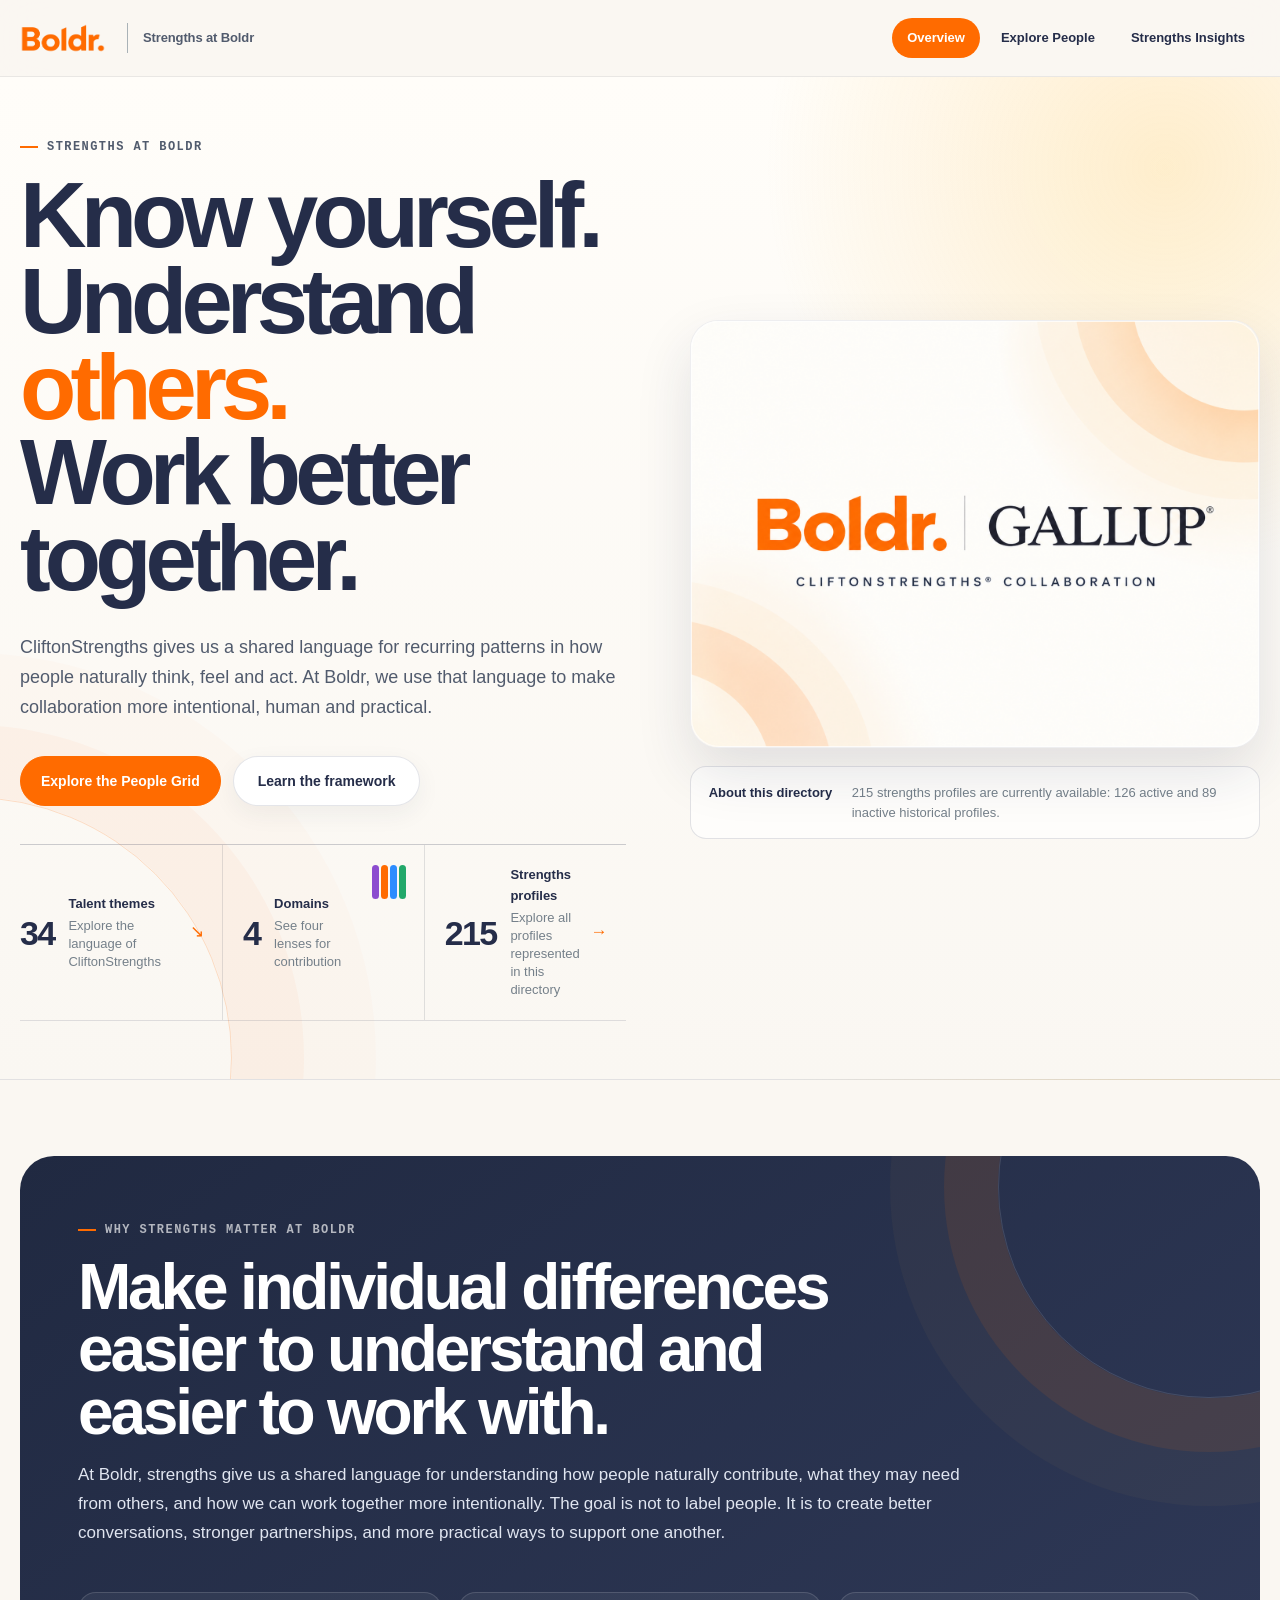
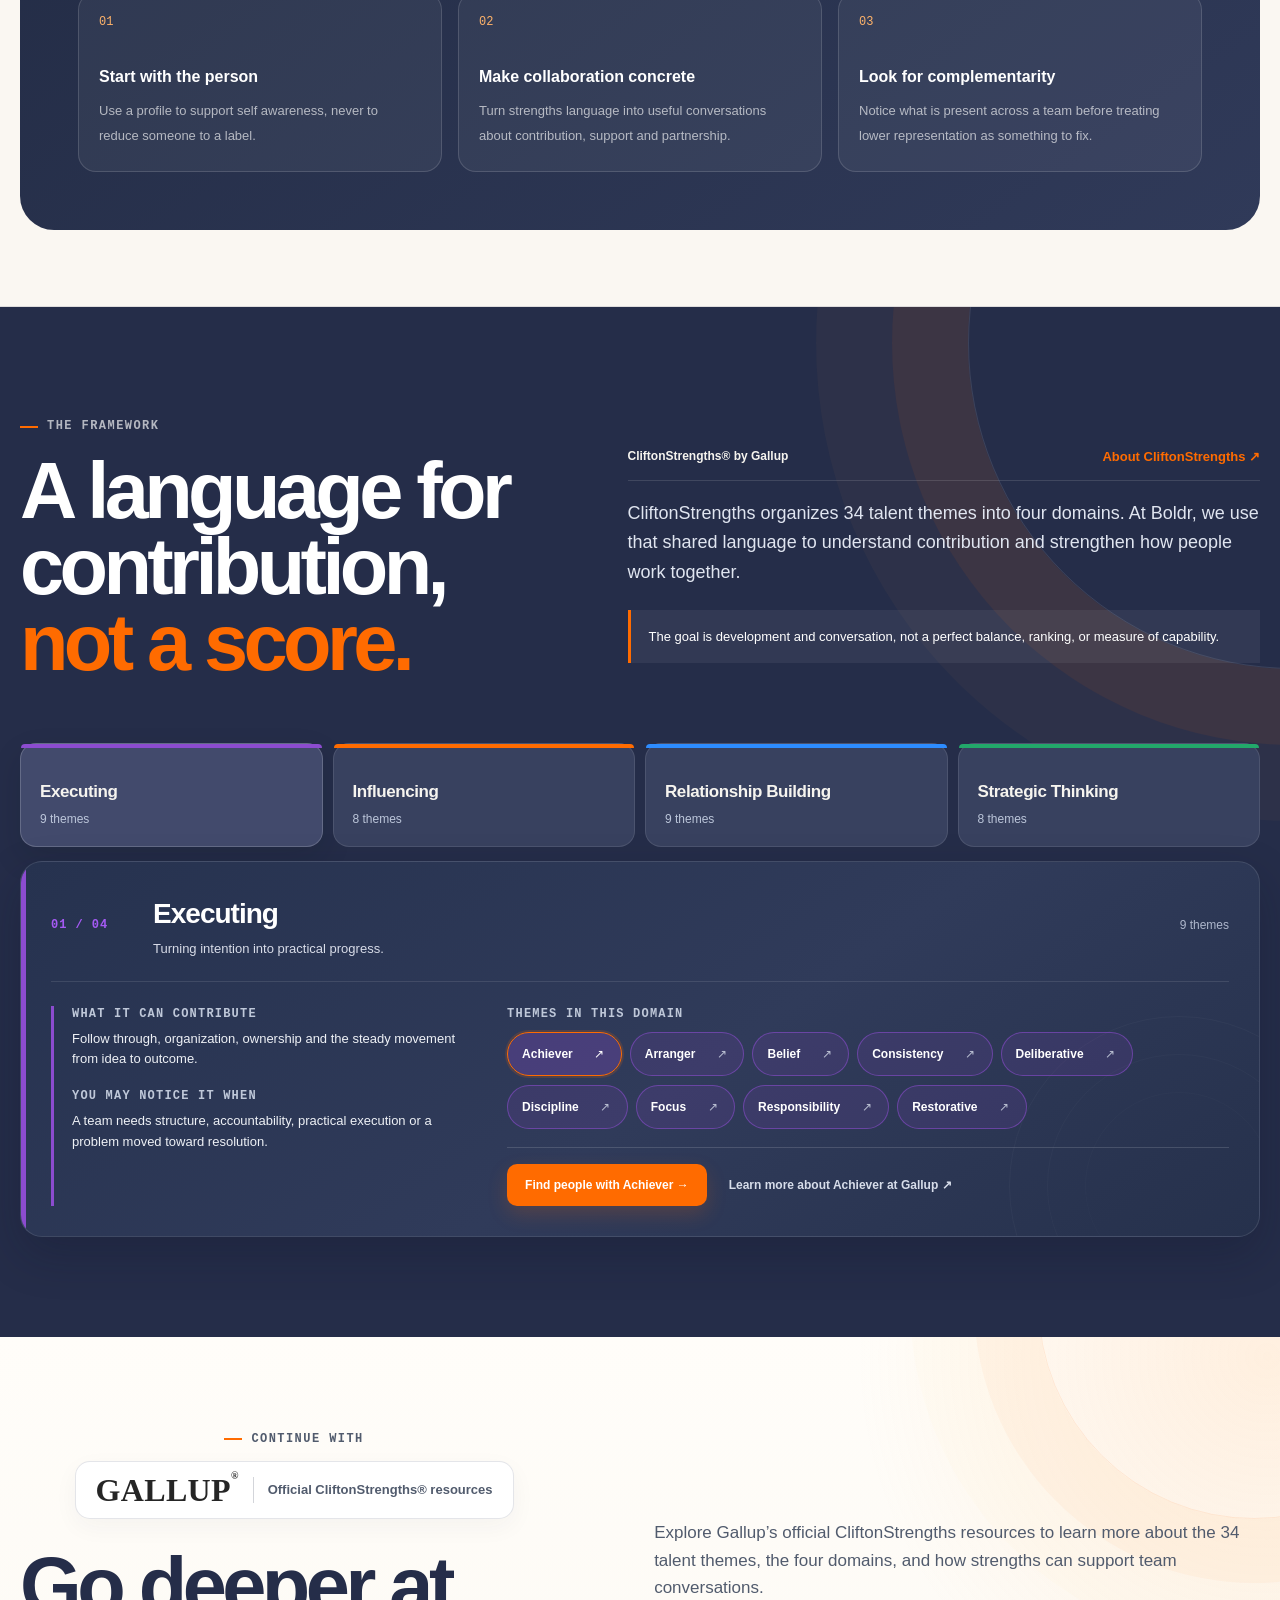
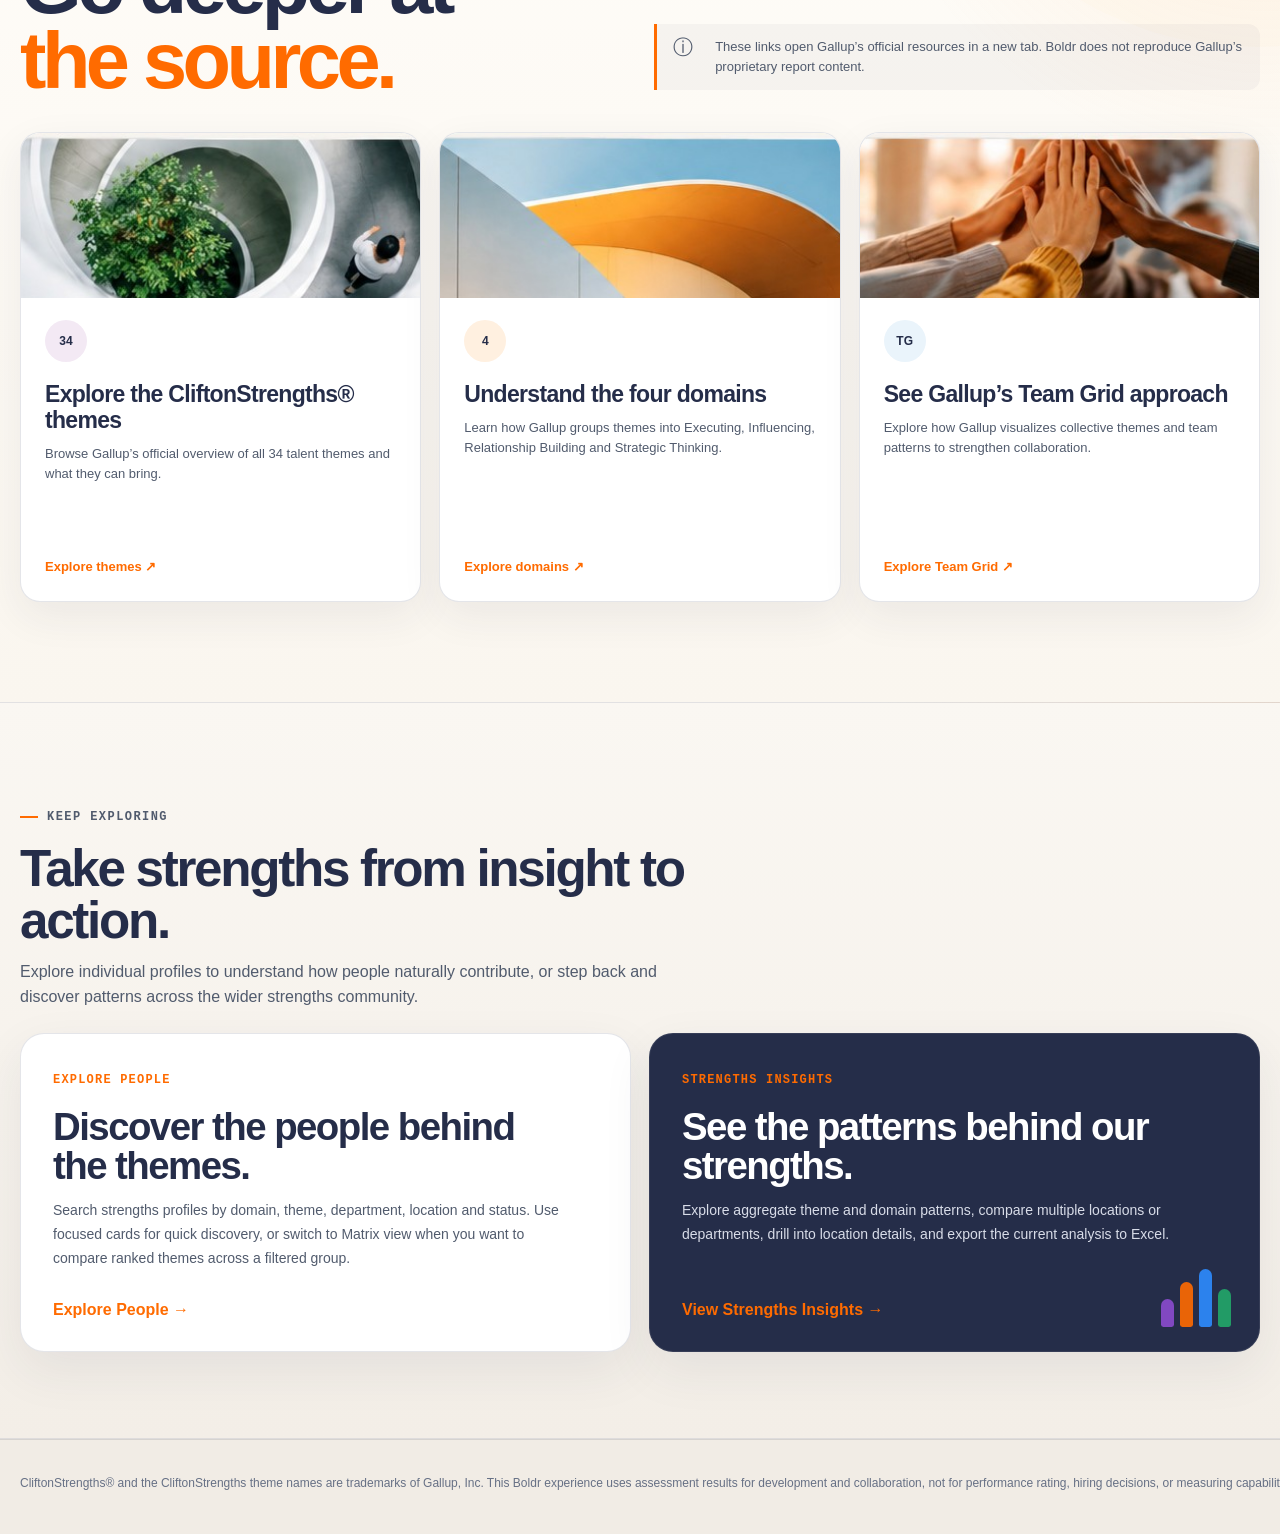
<file: index.html>
<!doctype html>
<html lang="en">
<head>
  <meta charset="utf-8">
  <meta name="viewport" content="width=device-width, initial-scale=1">
  <meta name="description" content="Strengths at Boldr helps teammates understand how they naturally contribute and work better together using CliftonStrengths.">
  <title>Strengths at Boldr</title>
  <link rel="stylesheet" href="assets/styles.css">
  <script src="assets/data.js"></script>
</head>
<body>
<header class="site-header">
  <nav class="nav" aria-label="Primary navigation">
    <a class="brand-lockup" href="index.html" aria-label="Strengths at Boldr home">
      <span class="logo-viewport" aria-hidden="true"><img class="boldr-logo" src="assets/boldr-logo.png" alt=""></span>
      <span class="brand-divider" aria-hidden="true"></span>
      <span class="brand-product">Strengths at Boldr</span>
    </a>
    <div class="nav-links">
      <a class="nav-link" data-nav href="index.html">Overview</a>
      <a class="nav-link" data-nav href="grid.html">Explore People</a>
      <a class="nav-link" data-nav href="insights.html">Strengths Insights</a>
    </div>
  </nav>
</header>

<main>
  <section class="hero hero-v4 hero-v7">
    <div class="shell hero-v4-grid hero-v7-grid">
      <div class="hero-v4-copy">
        <p class="eyebrow">Strengths at Boldr</p>
        <h1>Know yourself.<br>Understand <span class="accent">others.</span><br>Work better together.</h1>
        <p class="hero-copy">CliftonStrengths gives us a shared language for recurring patterns in how people naturally think, feel and act. At Boldr, we use that language to make collaboration more intentional, human and practical.</p>
        <div class="hero-actions">
          <a class="button orange" href="grid.html?status=Active#directoryResults">Explore the People Grid</a>
          <a class="button framework-secondary" href="#framework">Learn the framework</a>
        </div>
        <div class="hero-map" aria-label="Explore the strengths experience">
          <a class="hero-map-card themes" href="#framework-themes">
            <span class="hero-map-number">34</span>
            <span class="hero-map-copy"><strong>Talent themes</strong><small>Explore the language of CliftonStrengths</small></span>
            <span class="hero-map-arrow">↘</span>
          </a>
          <a class="hero-map-card domains" href="#domainTabs">
            <span class="hero-map-number">4</span>
            <span class="hero-map-copy"><strong>Domains</strong><small>See four lenses for contribution</small></span>
            <span class="domain-mini-bars" aria-hidden="true"><i></i><i></i><i></i><i></i></span>
          </a>
          <a class="hero-map-card profiles" href="grid.html">
            <span class="hero-map-number" id="profileCount"></span>
            <span class="hero-map-copy"><strong>Strengths profiles</strong><small>Explore all profiles represented in this directory</small></span>
            <span class="hero-map-arrow">→</span>
          </a>
        </div>
      </div>
      <aside class="hero-collaboration" aria-label="Boldr and Gallup CliftonStrengths collaboration visual">
        <div class="collaboration-art-shell collaboration-art-shell-v7">
          <img src="assets/boldr-gallup-collaboration.png" alt="Boldr and Gallup CliftonStrengths collaboration graphic" loading="eager">
        </div>
        <div class="hero-scope-note"><strong>About this directory</strong><span id="heroDirectoryScope">Profiles in this directory are drawn from the current strengths dataset.</span></div>
      </aside>
    </div>
  </section>

  <section class="section compact">
    <div class="shell why-panel expressive-panel">
      <p class="eyebrow light-eyebrow">Why strengths matter at Boldr</p>
      <h2>Make individual differences easier to understand and easier to work with.</h2>
      <p>At Boldr, strengths give us a shared language for understanding how people naturally contribute, what they may need from others, and how we can work together more intentionally. The goal is not to label people. It is to create better conversations, stronger partnerships, and more practical ways to support one another.</p>
      <div class="principles">
        <div class="principle"><span class="principle-no">01</span><strong>Start with the person</strong><span>Use a profile to support self awareness, never to reduce someone to a label.</span></div>
        <div class="principle"><span class="principle-no">02</span><strong>Make collaboration concrete</strong><span>Turn strengths language into useful conversations about contribution, support and partnership.</span></div>
        <div class="principle"><span class="principle-no">03</span><strong>Look for complementarity</strong><span>Notice what is present across a team before treating lower representation as something to fix.</span></div>
      </div>
    </div>
  </section>

  <section class="framework-stage framework-v4 framework-v7" id="framework">
    <div class="shell">
      <div class="framework-stage-intro">
        <div>
          <p class="eyebrow light-eyebrow">The framework</p>
          <h2>A language for contribution,<br><span>not a score.</span></h2>
        </div>
        <div class="framework-stage-copy">
          <div class="framework-source-line"><span>CliftonStrengths® by Gallup</span><a href="https://www.gallup.com/cliftonstrengths/en/253715/home.aspx" target="_blank" rel="noopener">About CliftonStrengths ↗</a></div>
          <p>CliftonStrengths organizes 34 talent themes into four domains. At Boldr, we use that shared language to understand contribution and strengthen how people work together.</p>
          <p class="framework-stage-note">The goal is development and conversation, not a perfect balance, ranking, or measure of capability.</p>
        </div>
      </div>
      <div class="domain-explorer" id="framework-themes">
        <div class="domain-tabs" id="domainTabs" aria-label="CliftonStrengths domains">
          <button class="domain-tab executing is-active" type="button" aria-pressed="true" data-domain="Executing"><span>Executing</span><small>9 themes</small></button>
          <button class="domain-tab influencing" type="button" aria-pressed="false" data-domain="Influencing"><span>Influencing</span><small>8 themes</small></button>
          <button class="domain-tab relationship" type="button" aria-pressed="false" data-domain="Relationship Building"><span>Relationship Building</span><small>9 themes</small></button>
          <button class="domain-tab strategic" type="button" aria-pressed="false" data-domain="Strategic Thinking"><span>Strategic Thinking</span><small>8 themes</small></button>
        </div>
        <div class="domain-detail domain-detail-v7" id="domainDetail" aria-live="polite"></div>
      </div>
    </div>
  </section>

  <section class="section gallup-learning-section gallup-learning-v4" id="gallup-resources">
    <div class="shell">
      <div class="gallup-resource-header">
        <div>
          <p class="eyebrow">Continue with</p>
          <div class="gallup-brand-plate gallup-brand-plate-featured" aria-label="Gallup official CliftonStrengths resources"><span class="gallup-wordmark">GALLUP<sup>®</sup></span><span class="brand-plate-divider"></span><span>Official CliftonStrengths® resources</span></div>
          <h2 class="source-title">Go deeper at <span>the source.</span></h2>
        </div>
        <div class="gallup-resource-intro">
          <p>Explore Gallup’s official CliftonStrengths resources to learn more about the 34 talent themes, the four domains, and how strengths can support team conversations.</p>
          <div class="resource-disclaimer"><span aria-hidden="true">ⓘ</span><p>These links open Gallup’s official resources in a new tab. Boldr does not reproduce Gallup’s proprietary report content.</p></div>
        </div>
      </div>
      <div class="resource-grid resource-grid-v4">
        <a class="resource-card resource-card-v4" href="https://www.gallup.com/cliftonstrengths/en/253715/home.aspx" target="_blank" rel="noopener">
          <img class="resource-card-image" src="assets/gallup-themes-visual.jpg" alt="Architectural garden viewed from above">
          <div class="resource-card-body"><span class="resource-number soft-purple">34</span><strong>Explore the CliftonStrengths® themes</strong><p>Browse Gallup’s official overview of all 34 talent themes and what they can bring.</p><span class="resource-link">Explore themes ↗</span></div>
        </a>
        <a class="resource-card resource-card-v4" href="https://www.gallup.com/cliftonstrengths/en/253736/cliftonstrengths-domains.aspx" target="_blank" rel="noopener">
          <img class="resource-card-image" src="assets/gallup-domains-visual.jpg" alt="Abstract curved architecture in orange and blue">
          <div class="resource-card-body"><span class="resource-number soft-orange">4</span><strong>Understand the four domains</strong><p>Learn how Gallup groups themes into Executing, Influencing, Relationship Building and Strategic Thinking.</p><span class="resource-link">Explore domains ↗</span></div>
        </a>
        <a class="resource-card resource-card-v4" href="https://www.gallup.com/cliftonstrengths/en/658739/team-grid.aspx" target="_blank" rel="noopener">
          <img class="resource-card-image" src="assets/gallup-team-grid-visual.jpg" alt="Team members placing their hands together">
          <div class="resource-card-body"><span class="resource-number soft-blue">TG</span><strong>See Gallup’s Team Grid approach</strong><p>Explore how Gallup visualizes collective themes and team patterns to strengthen collaboration.</p><span class="resource-link">Explore Team Grid ↗</span></div>
        </a>
      </div>
    </div>
  </section>

  <section class="section compact continuation-section">
    <div class="shell continuation-shell">
      <div class="continuation-intro"><p class="eyebrow">Keep exploring</p><h2>Take strengths from insight to action.</h2><p>Explore individual profiles to understand how people naturally contribute, or step back and discover patterns across the wider strengths community.</p></div>
      <div class="continuation-grid">
        <a class="continuation-card people-path" href="grid.html?status=Active#directoryResults"><span class="continuation-kicker">Explore People</span><h3>Discover the people behind the themes.</h3><p>Search strengths profiles by domain, theme, department, location and status. Use focused cards for quick discovery, or switch to Matrix view when you want to compare ranked themes across a filtered group.</p><span class="continuation-link">Explore People →</span></a>
        <a class="continuation-card insight-path" href="insights.html"><span class="continuation-kicker">Strengths Insights</span><h3>See the patterns behind our strengths.</h3><p>Explore aggregate theme and domain patterns, compare multiple locations or departments, drill into location details, and export the current analysis to Excel.</p><span class="continuation-link">View Strengths Insights →</span><span class="continuation-bars" aria-hidden="true"><i></i><i></i><i></i><i></i></span></a>
      </div>
    </div>
  </section>
</main>
<footer class="site-footer"><div class="shell footer-grid single-footer"><div class="footer-note">CliftonStrengths® and the CliftonStrengths theme names are trademarks of Gallup, Inc. This Boldr experience uses assessment results for development and collaboration, not for performance rating, hiring decisions, or measuring capability.</div></div></footer>
<script src="assets/common.js"></script>
<script src="assets/home.js"></script>
</body>
</html>
</file>
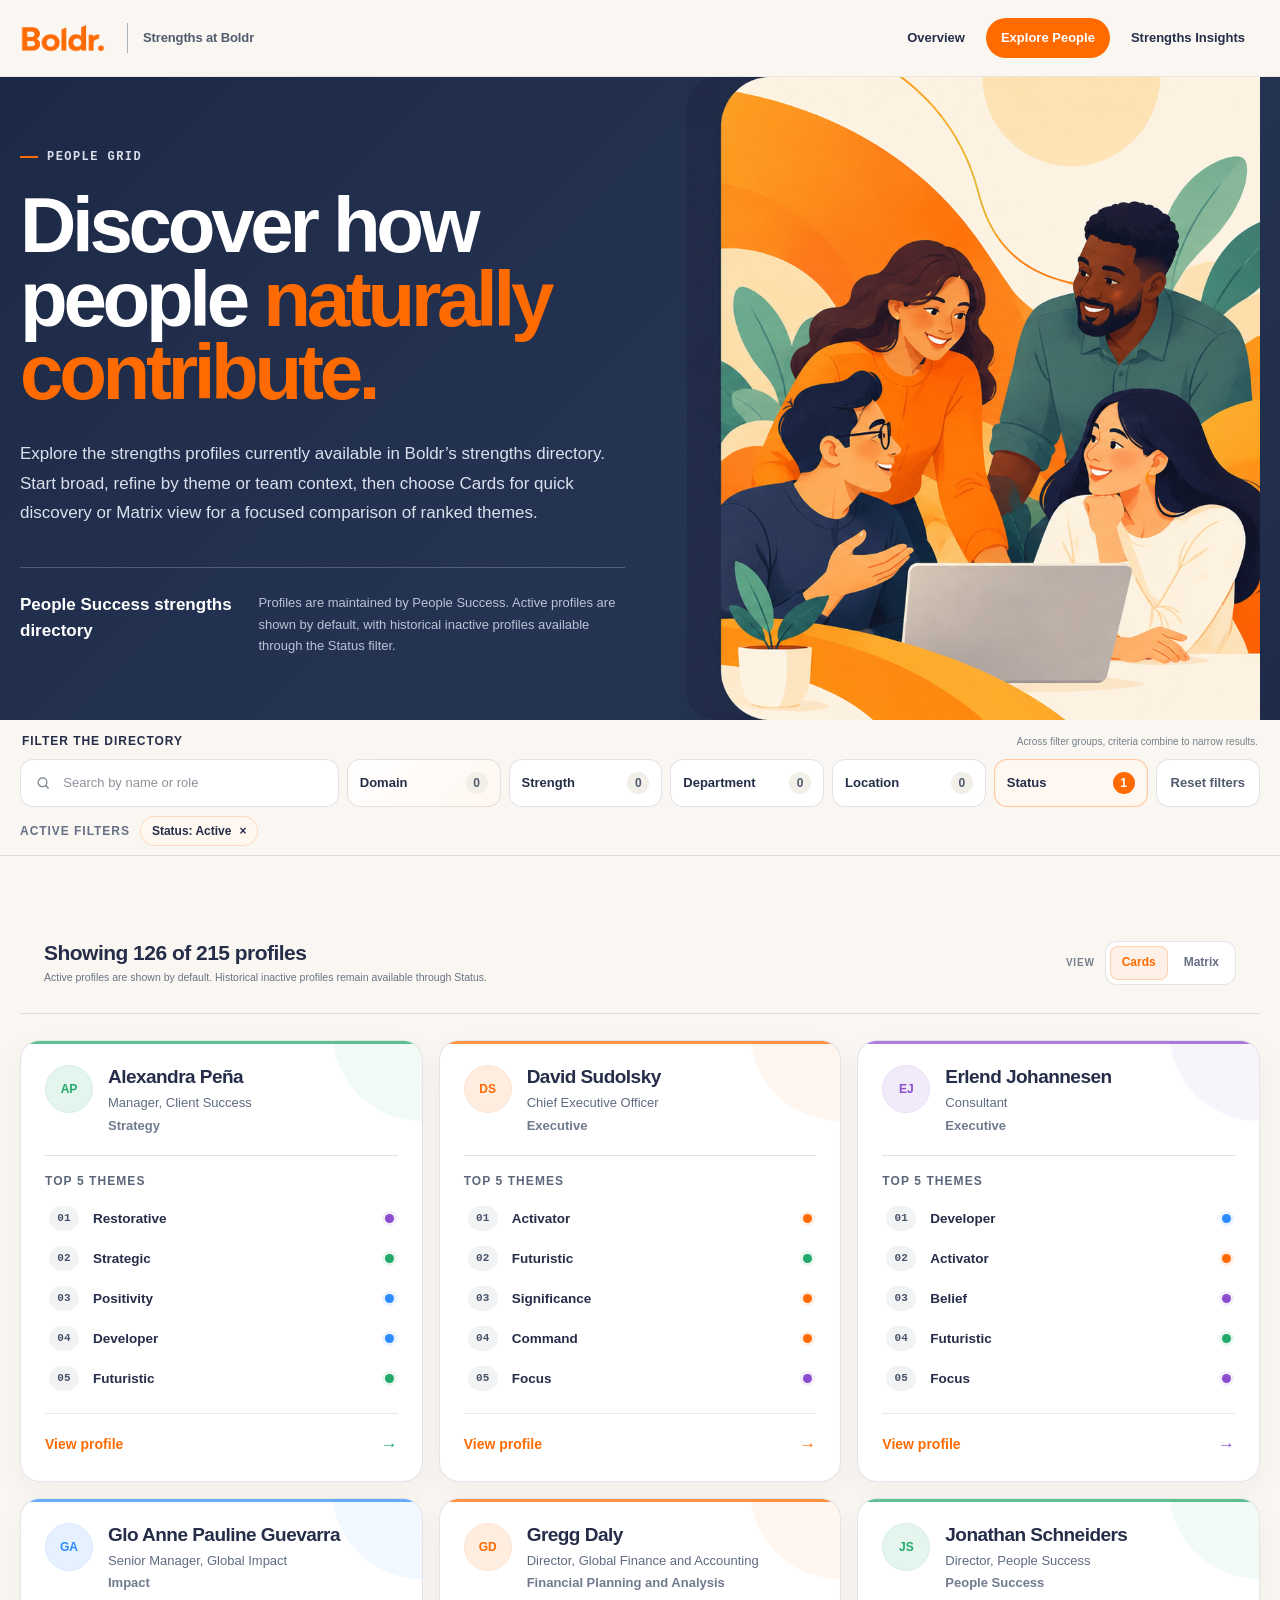
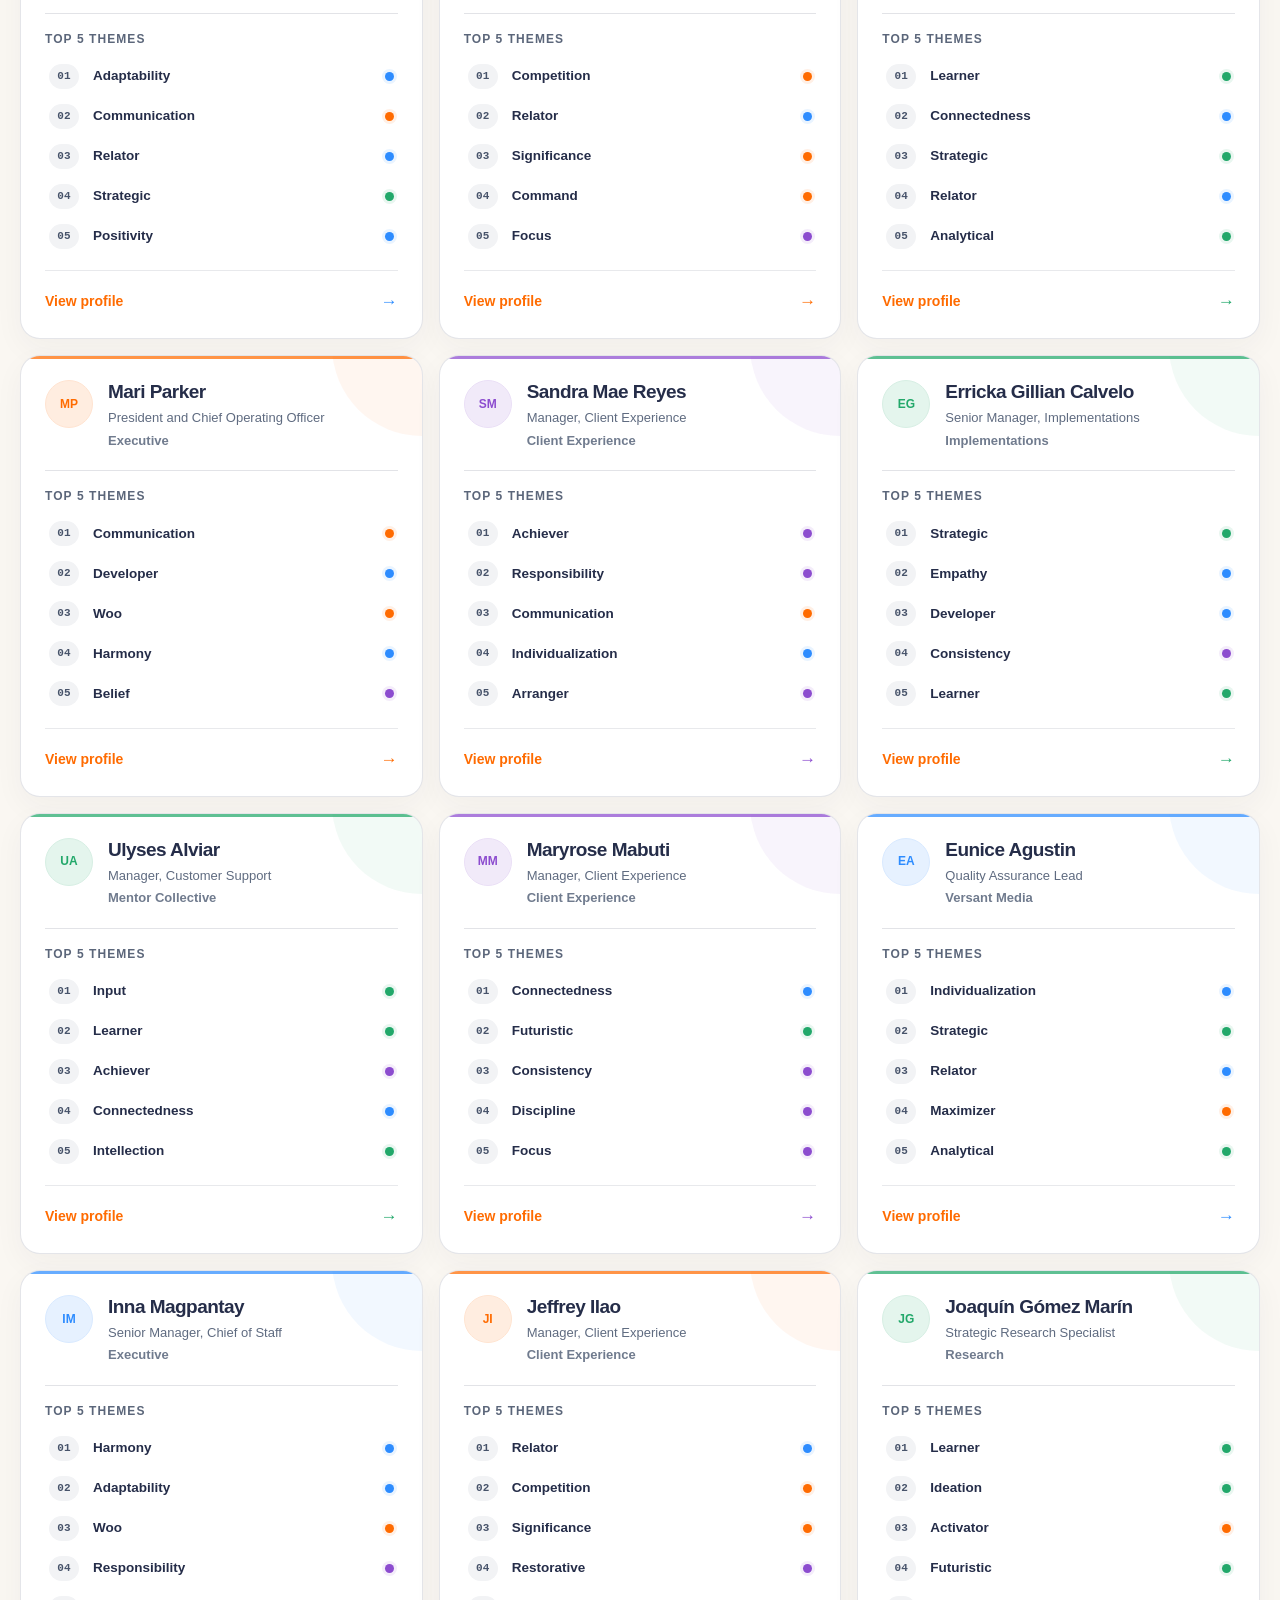
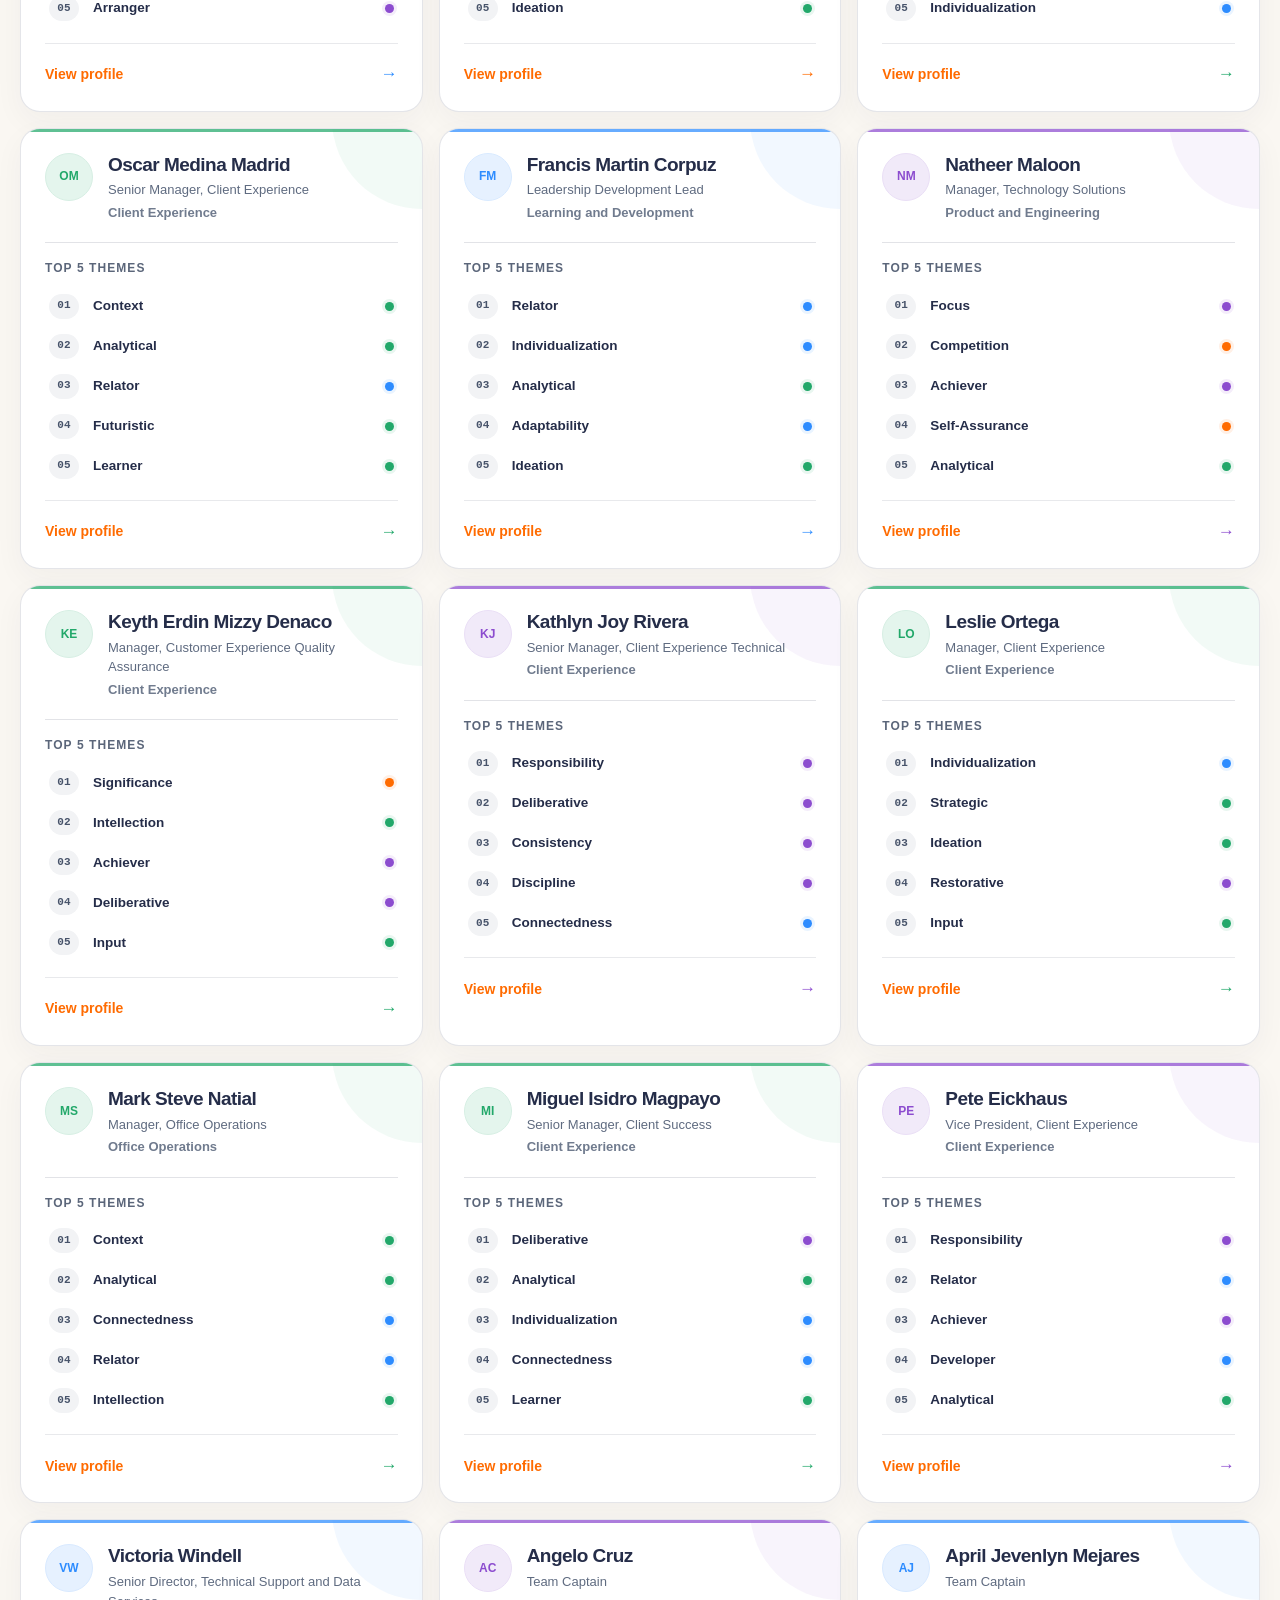
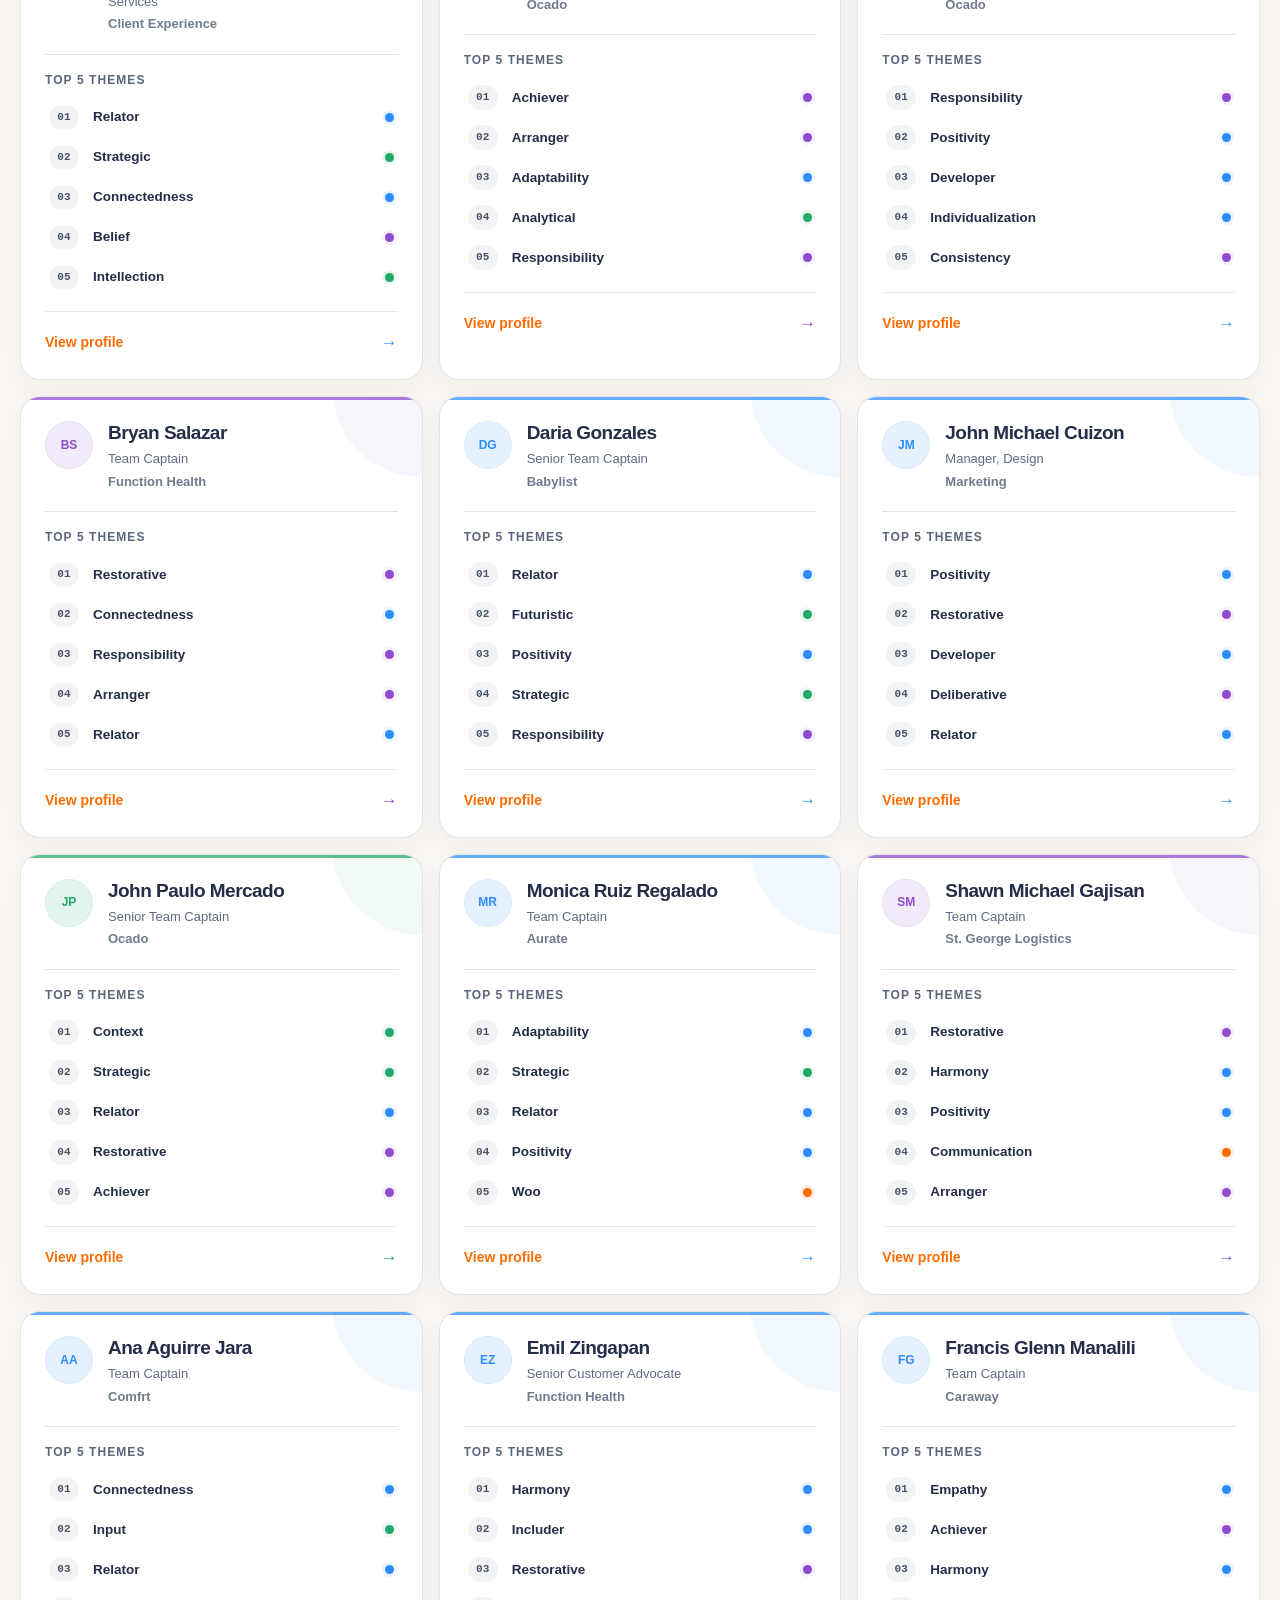
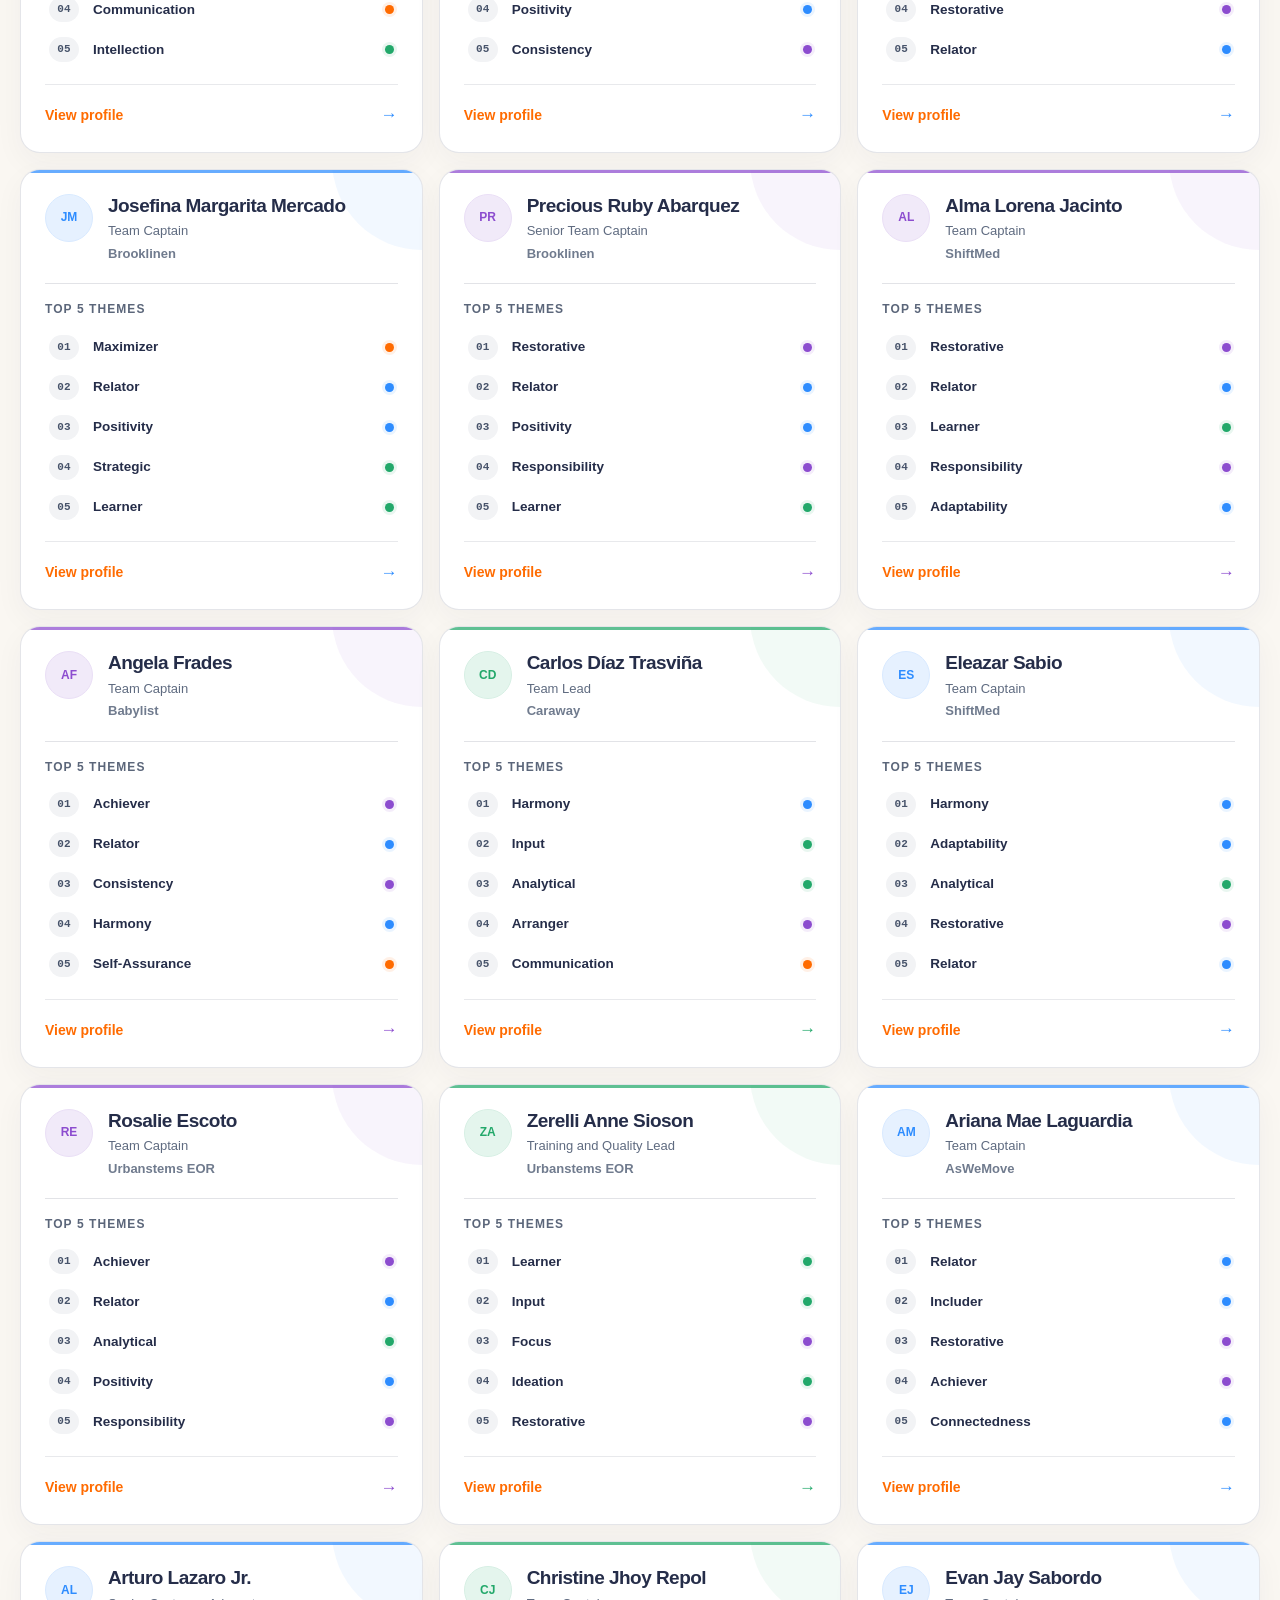
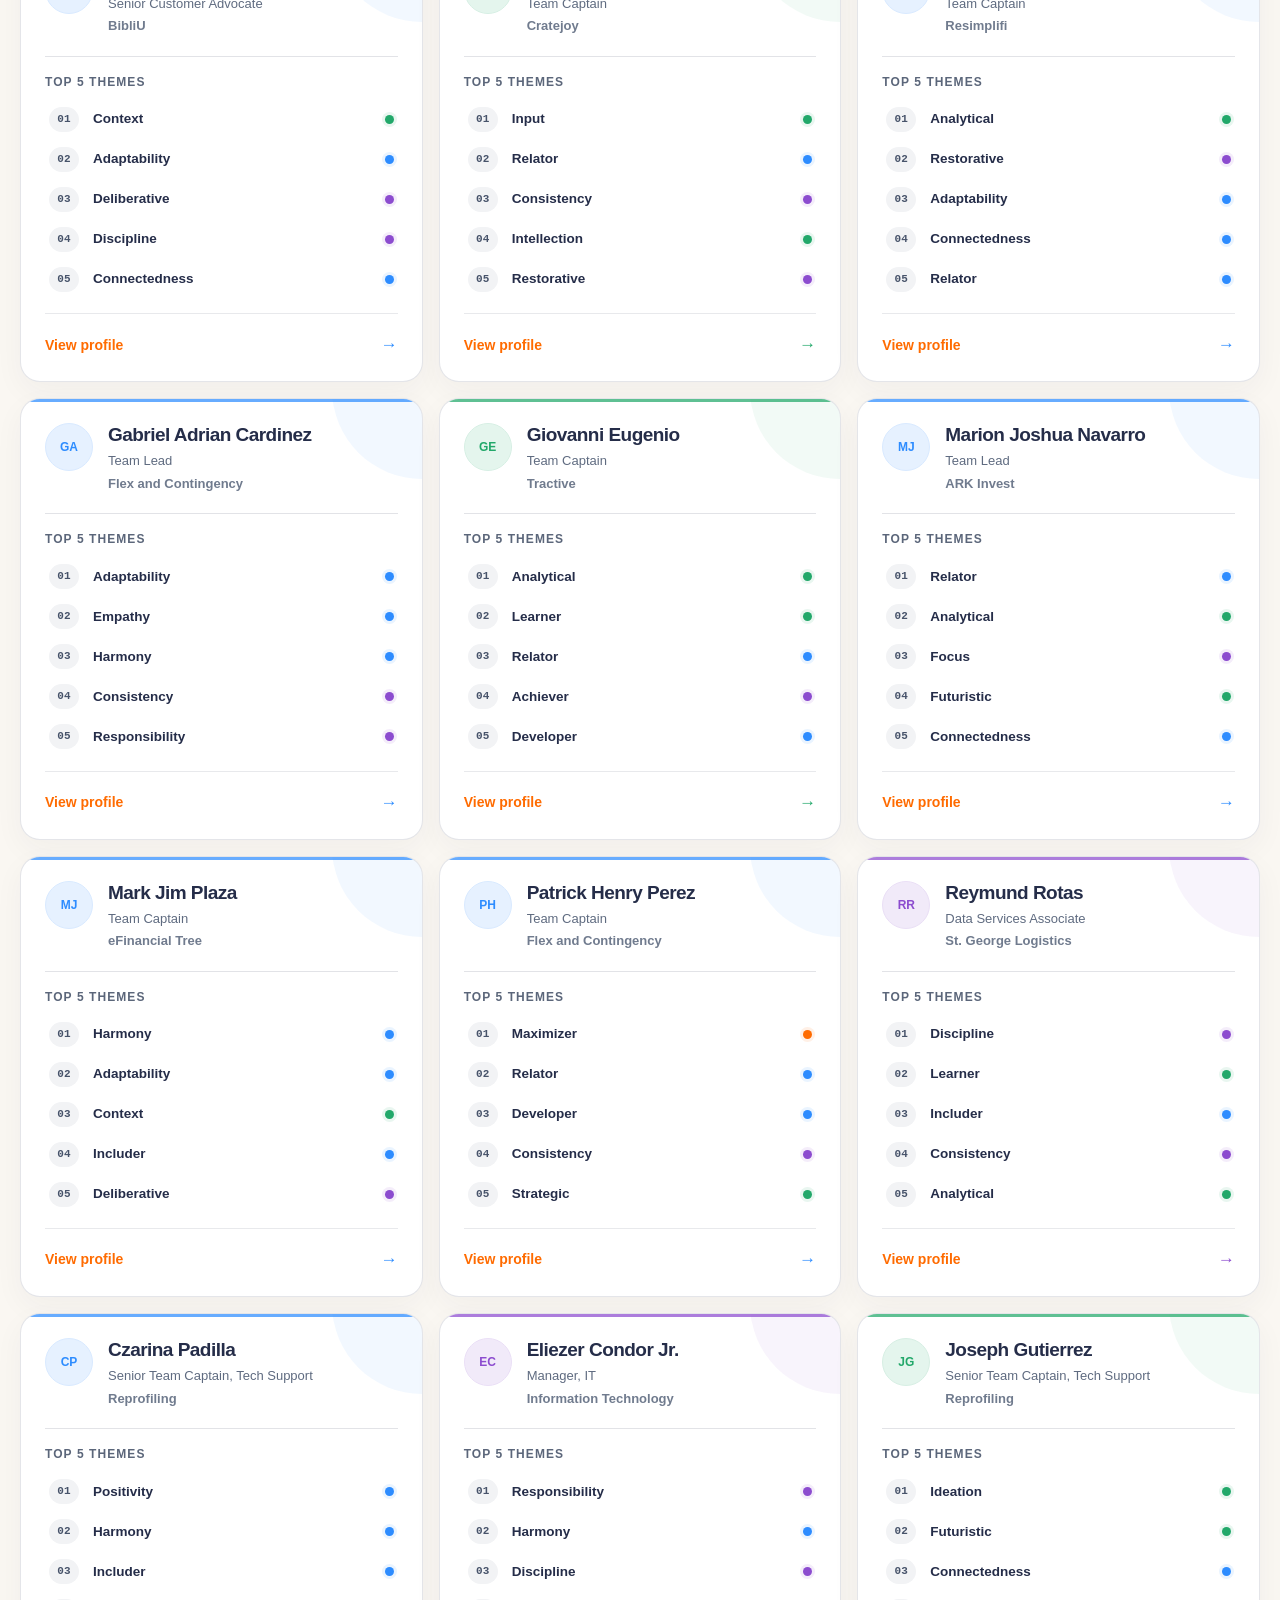
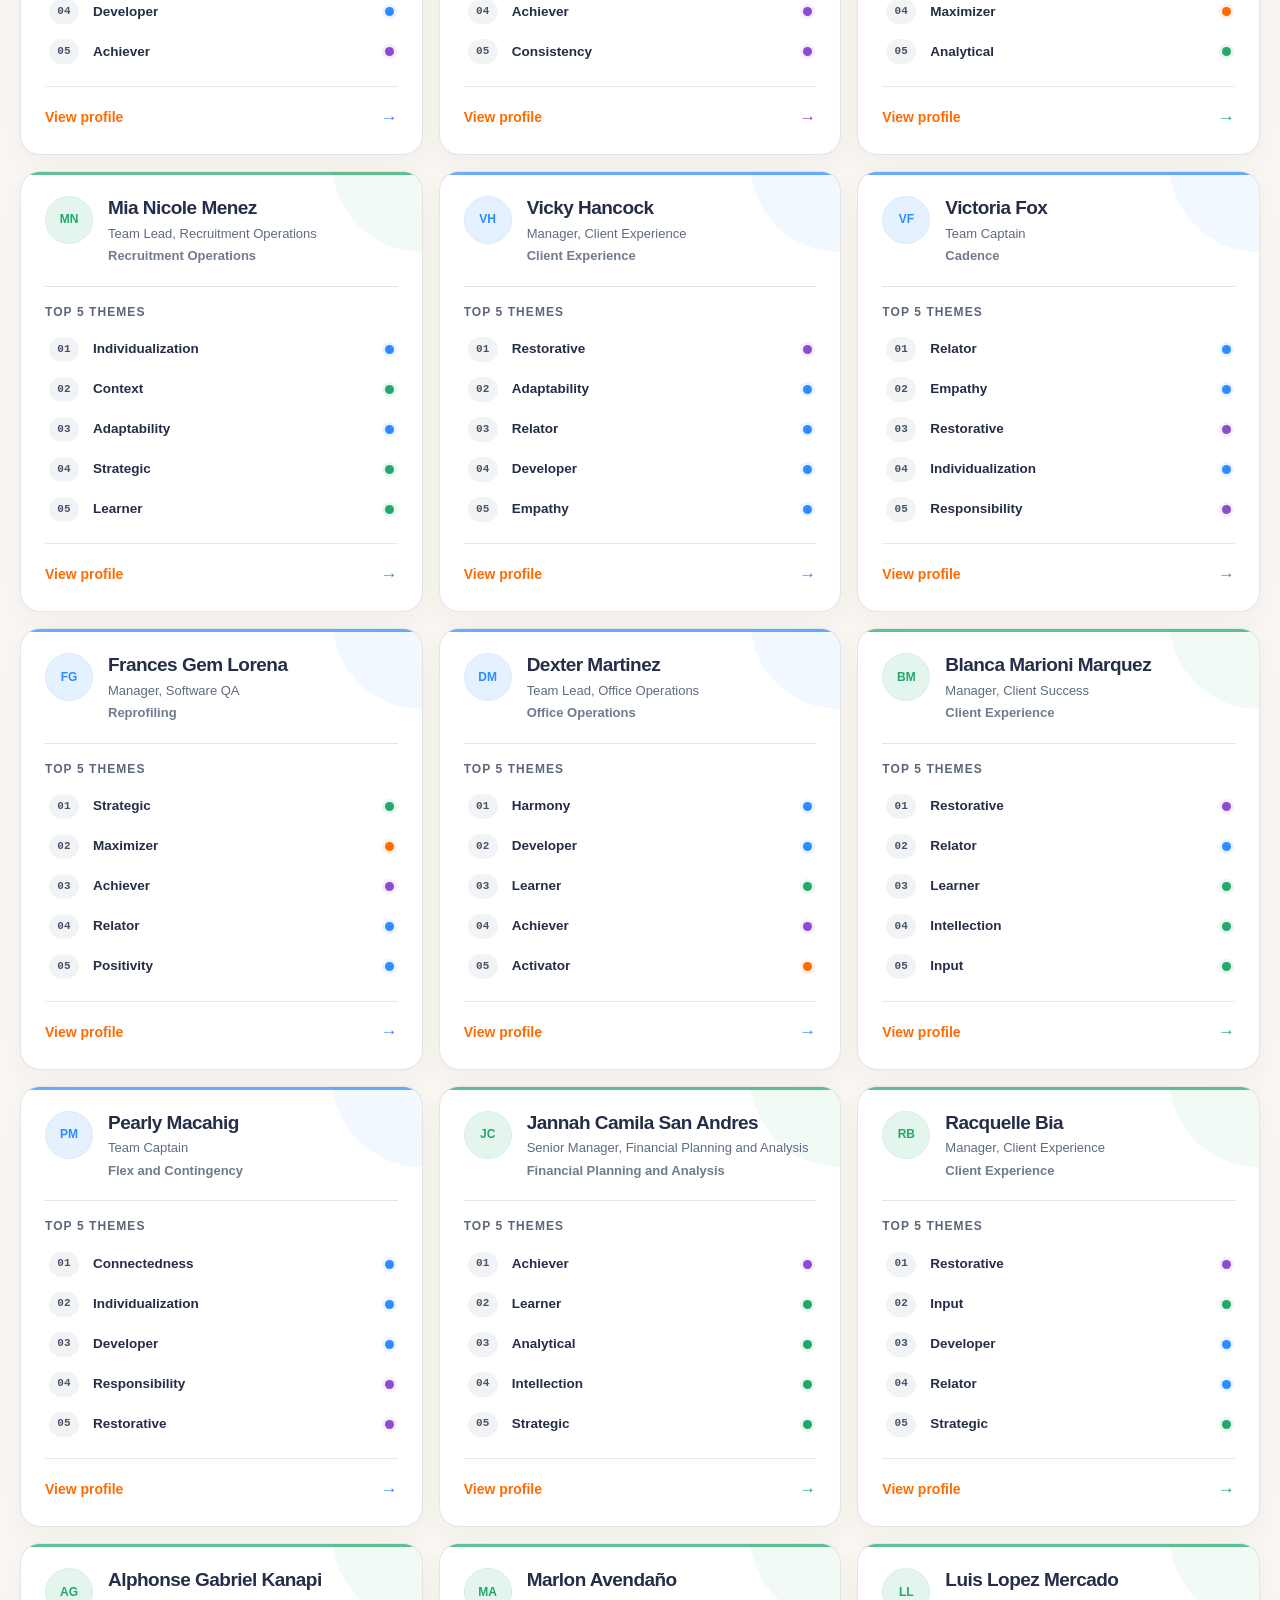
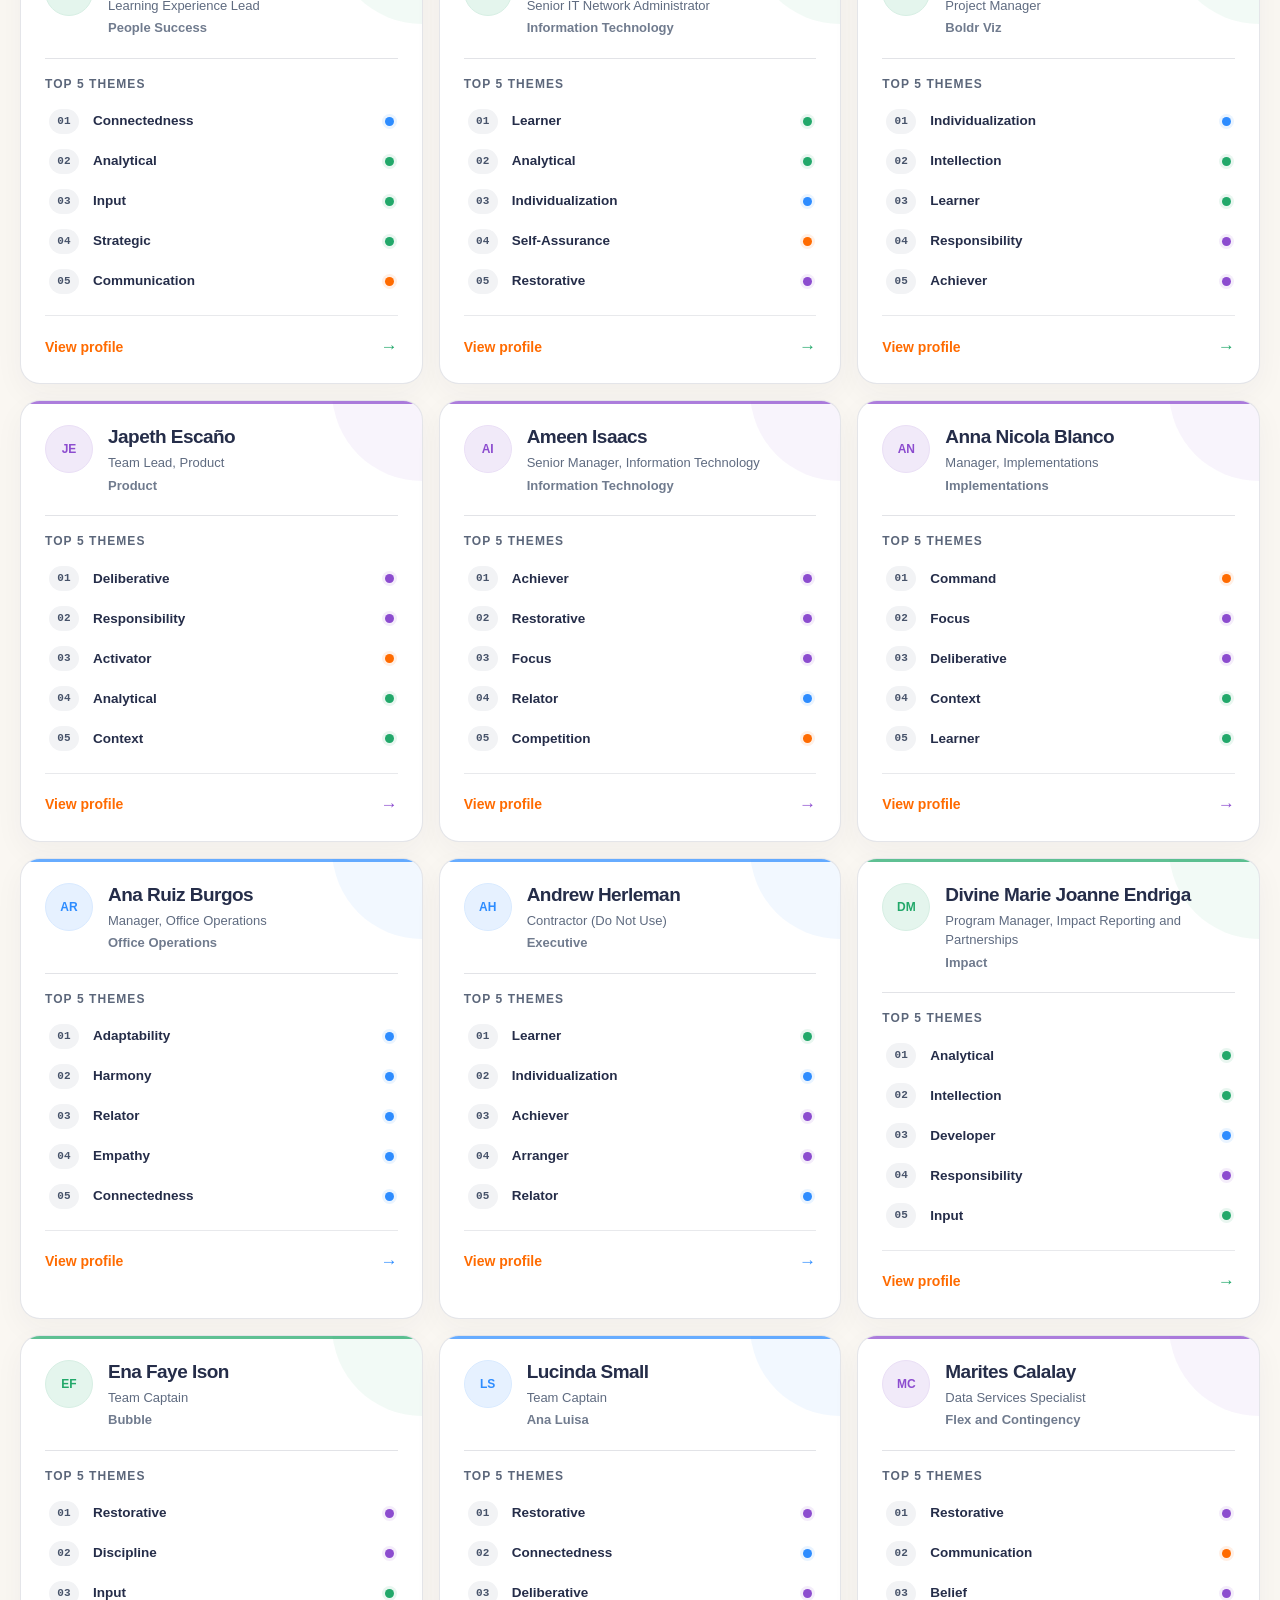
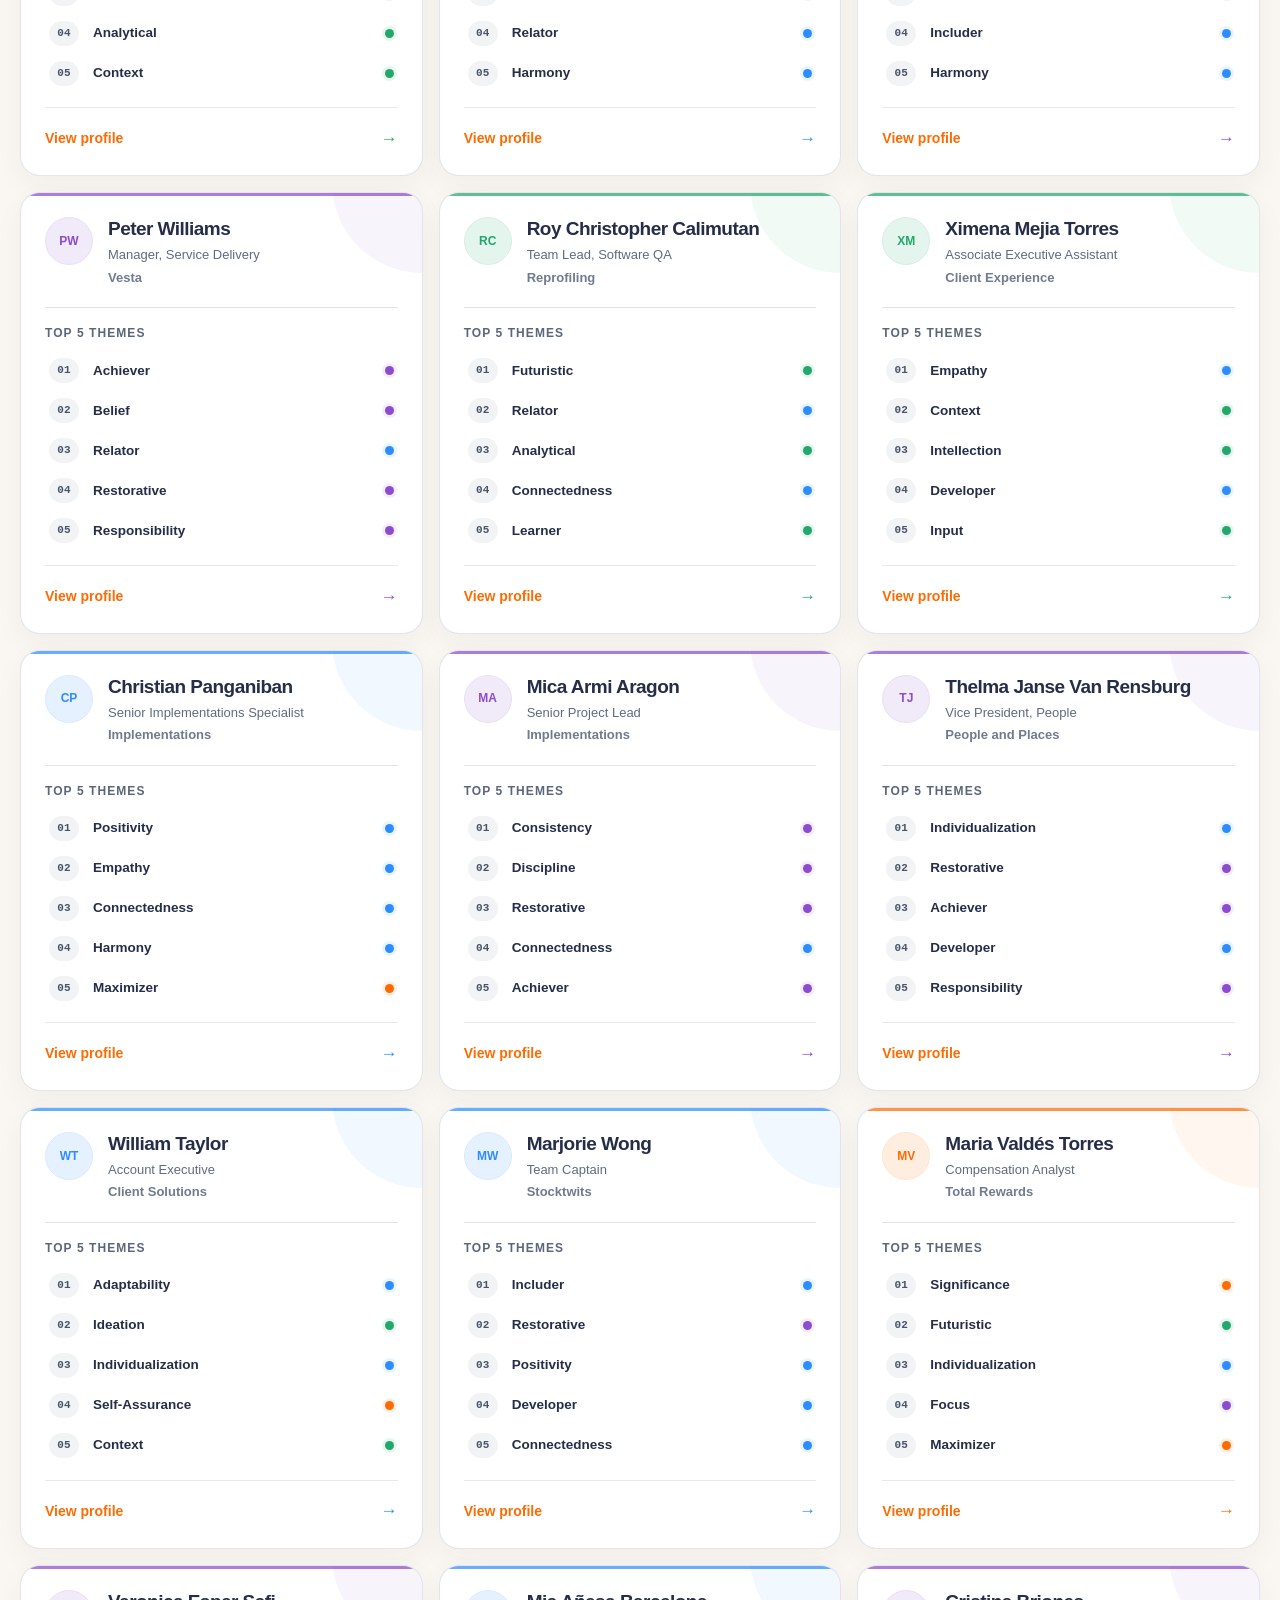
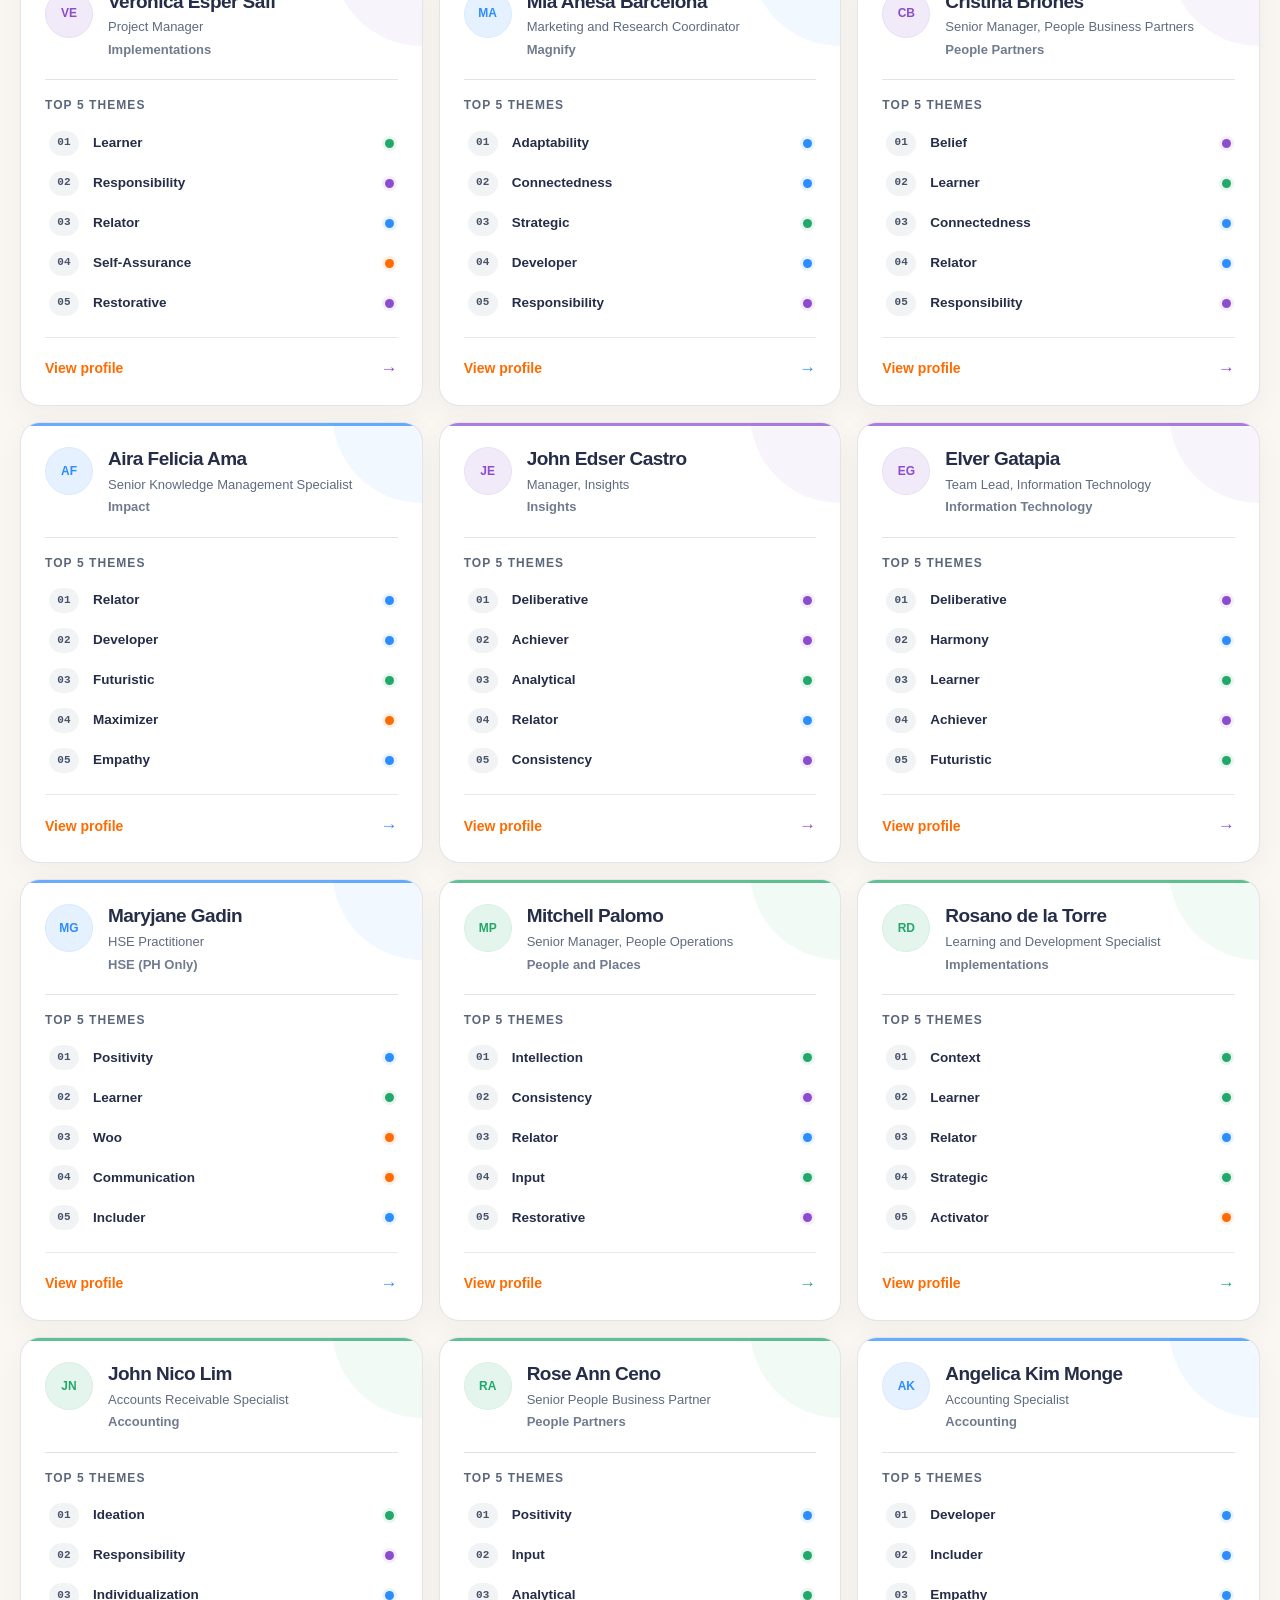
<file: grid.html>
<!doctype html>
<html lang="en">
<head>
  <meta charset="utf-8">
  <meta name="viewport" content="width=device-width, initial-scale=1">
  <meta name="description" content="Explore Boldr CliftonStrengths profiles by domain, theme, department, location and status.">
  <title>Explore People | Strengths at Boldr</title>
  <link rel="stylesheet" href="assets/styles.css">
  <script src="assets/data.js"></script>
</head>
<body>
<header class="site-header">
  <nav class="nav" aria-label="Primary navigation">
    <a class="brand-lockup" href="index.html" aria-label="Strengths at Boldr home"><span class="logo-viewport" aria-hidden="true"><img class="boldr-logo" src="assets/boldr-logo.png" alt=""></span><span class="brand-divider" aria-hidden="true"></span><span class="brand-product">Strengths at Boldr</span></a>
    <div class="nav-links"><a class="nav-link" data-nav href="index.html">Overview</a><a class="nav-link" data-nav href="grid.html">Explore People</a><a class="nav-link" data-nav href="insights.html">Strengths Insights</a></div>
  </nav>
</header>
<main>
  <section class="people-hero-live" aria-labelledby="peopleHeroTitle">
    <div class="shell people-hero-live-grid">
      <div class="people-hero-live-copy">
        <p class="eyebrow light-eyebrow">People Grid</p>
        <h1 id="peopleHeroTitle">Discover how people <span>naturally contribute.</span></h1>
        <p>Explore the strengths profiles currently available in Boldr’s strengths directory. Start broad, refine by theme or team context, then choose Cards for quick discovery or Matrix view for a focused comparison of ranked themes.</p>
        <div class="people-hero-live-scope">
          <strong>People Success strengths directory</strong>
          <span>Profiles are maintained by People Success. Active profiles are shown by default, with historical inactive profiles available through the Status filter.</span>
        </div>
      </div>
      <div class="people-hero-live-art"><img src="assets/people-grid-illustration.png" alt="Illustration of colleagues collaborating around a laptop." loading="eager"></div>
    </div>
  </section>

  <div class="filters-wrap" id="directoryFilters">
    <div class="shell">
      <div class="filters-label-row"><span>Filter the directory</span><small>Across filter groups, criteria combine to narrow results.</small></div>
      <div class="mobile-filter-bar">
        <label class="search-field mobile-search" aria-label="Search by employee name or role"><svg viewBox="0 0 24 24" fill="none" stroke="currentColor" stroke-width="1.8" aria-hidden="true"><circle cx="11" cy="11" r="6.5"></circle><path d="m16 16 4 4"></path></svg><input id="search" type="search" placeholder="Search by name or role" autocomplete="off"></label>
        <button class="mobile-filter-toggle" id="mobileFilterToggle" type="button" aria-expanded="false" aria-controls="filterControls">Filters <span id="mobileFilterCount">1</span></button>
      </div>
      <div class="filters filters-v7" id="filterControls" aria-label="People filters">
        <label class="search-field desktop-search" aria-label="Search by employee name or role"><svg viewBox="0 0 24 24" fill="none" stroke="currentColor" stroke-width="1.8" aria-hidden="true"><circle cx="11" cy="11" r="6.5"></circle><path d="m16 16 4 4"></path></svg><input id="searchDesktop" type="search" placeholder="Search by name or role" autocomplete="off"></label>
        <details class="filter-pop domain-filter"><summary>Domain <span class="filter-badge" id="domainBadge">0</span></summary><div class="filter-menu" id="domainOptions"></div></details>
        <details class="filter-pop"><summary>Strength <span class="filter-badge" id="strengthBadge">0</span></summary><div class="filter-menu wide" id="strengthOptions"></div></details>
        <details class="filter-pop"><summary>Department <span class="filter-badge" id="departmentBadge">0</span></summary><div class="filter-menu wide" id="departmentOptions"></div></details>
        <details class="filter-pop"><summary>Location <span class="filter-badge" id="locationBadge">0</span></summary><div class="filter-menu" id="locationOptions"></div></details>
        <details class="filter-pop"><summary>Status <span class="filter-badge" id="statusBadge">1</span></summary><div class="filter-menu" id="statusOptions"></div></details>
        <button class="clear-button" id="clearFilters" type="button">Reset filters</button>
      </div>
      <div class="active-filter-row" id="activeFilters" aria-live="polite"></div>
    </div>
  </div>

  <section class="shell people-section" id="directoryResults">
    <div class="results-bar results-bar-v13">
      <div class="results-summary"><div class="results-count" id="resultsCount" aria-live="polite"></div><div class="results-scope" id="resultsScope"></div></div>
      <div class="results-view-control"><span class="view-label">View</span><div class="directory-view-toggle" role="group" aria-label="Directory view"><button type="button" class="is-active" data-directory-view="cards">Cards</button><button type="button" data-directory-view="matrix">Matrix</button></div></div>
      <p class="matrix-view-helper" id="matrixViewHelper" hidden>Matrix compares the full ranked strength pattern across the profiles in your current filters.</p>
    </div>
    <div class="people-grid" id="peopleGrid" aria-live="polite"></div><div class="people-matrix-shell" id="peopleMatrix" hidden aria-live="polite"></div>
  </section>

  <section class="gallup-handoff" aria-labelledby="gallupHandoffTitle">
    <div class="shell gallup-handoff-grid">
      <div class="gallup-handoff-copy">
        <p class="eyebrow">Continue with Gallup</p>
        <div class="gallup-brand-plate gallup-brand-plate-compact" aria-label="Gallup official CliftonStrengths resources"><span class="gallup-wordmark">GALLUP<sup>®</sup></span><span class="brand-plate-divider"></span><span>Official CliftonStrengths® resources</span></div>
        <p class="gallup-handoff-sentence" id="gallupHandoffTitle"><strong>Learn the framework from the source</strong> through Gallup’s official CliftonStrengths® resources on the 34 themes and four domains, then return to the directory with that context.</p>
      </div>
      <a class="gallup-handoff-link" href="https://www.gallup.com/cliftonstrengths/en/253715/home.aspx" target="_blank" rel="noopener"><span>Explore official CliftonStrengths® resources</span><span aria-hidden="true">↗</span></a>
    </div>
  </section>
</main>
<footer class="site-footer"><div class="shell footer-grid single-footer"><div class="footer-note">CliftonStrengths® and the CliftonStrengths theme names are trademarks of Gallup, Inc. This Boldr experience uses assessment results for development and collaboration, not for performance rating, hiring decisions, or measuring capability.</div></div></footer>
<script src="assets/jszip.min.js"></script><script src="assets/common.js"></script><script src="assets/grid.js"></script>
</body>
</html>
</file>
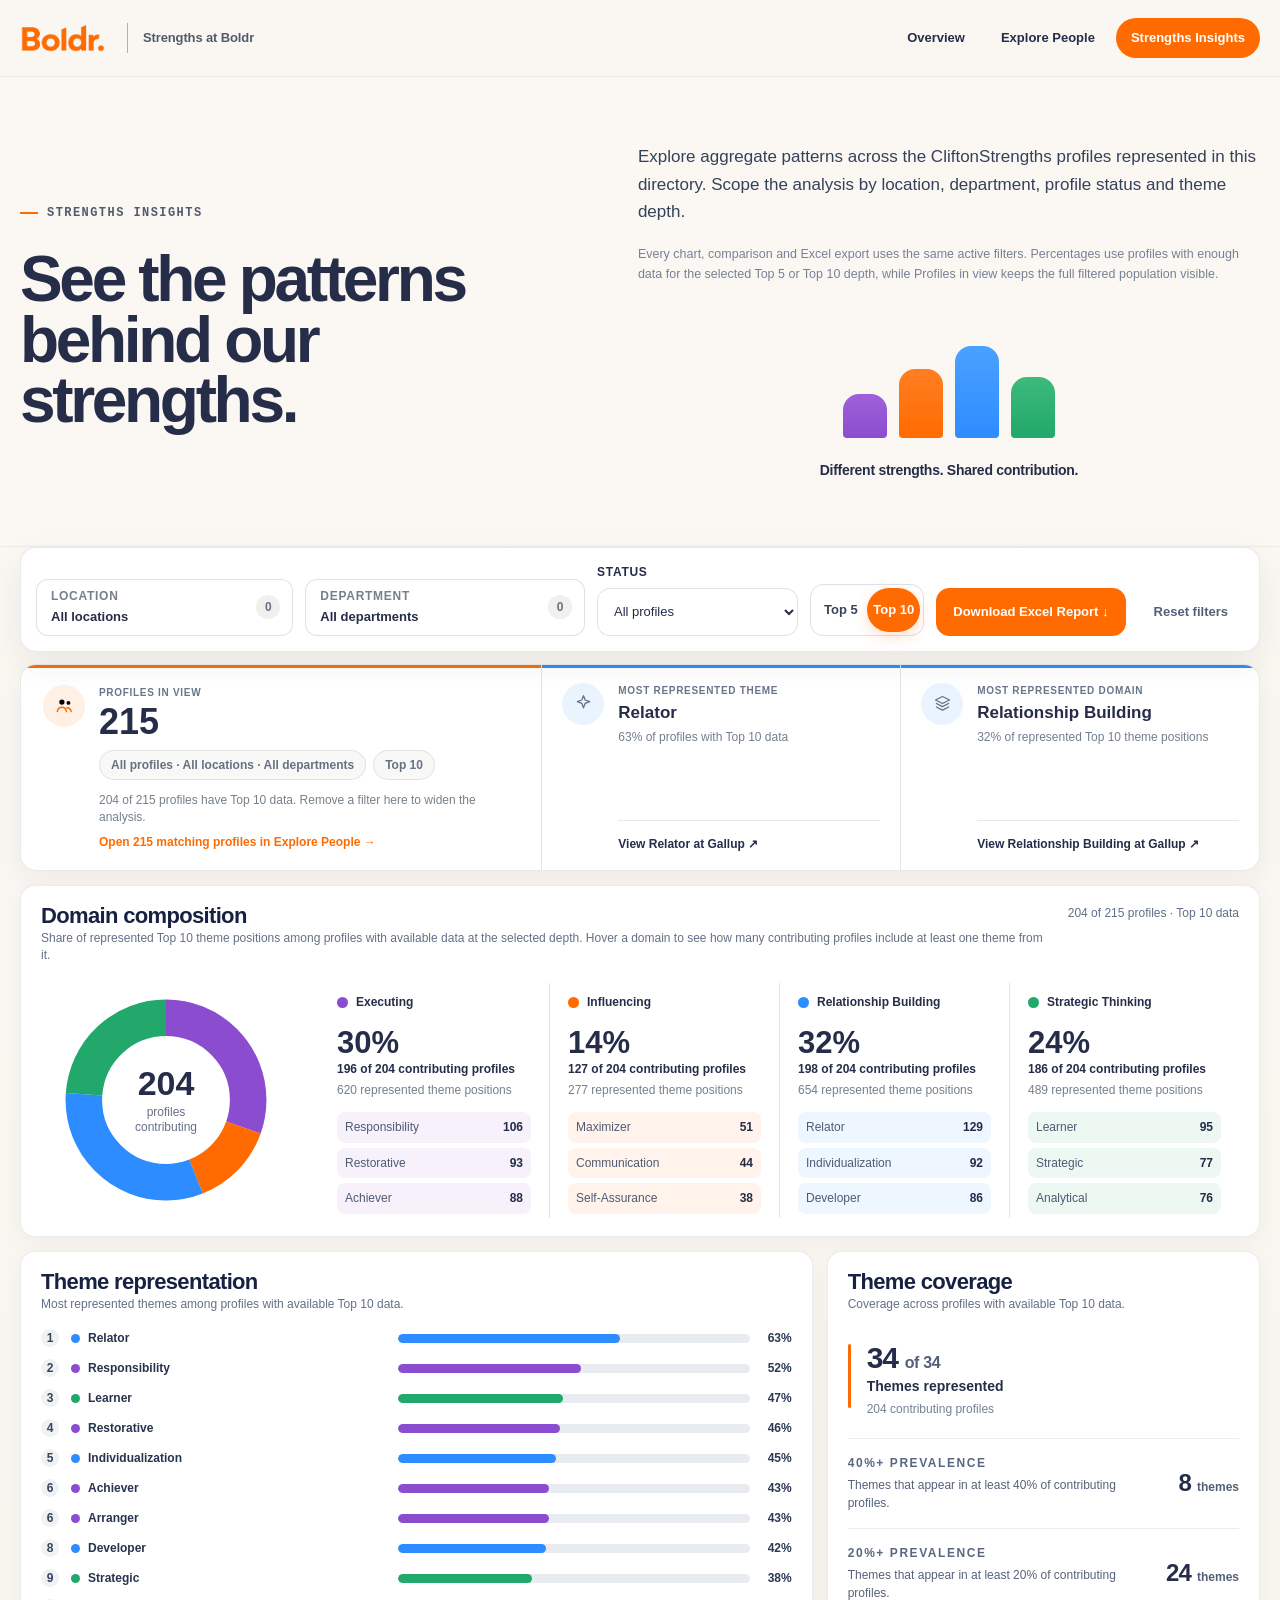
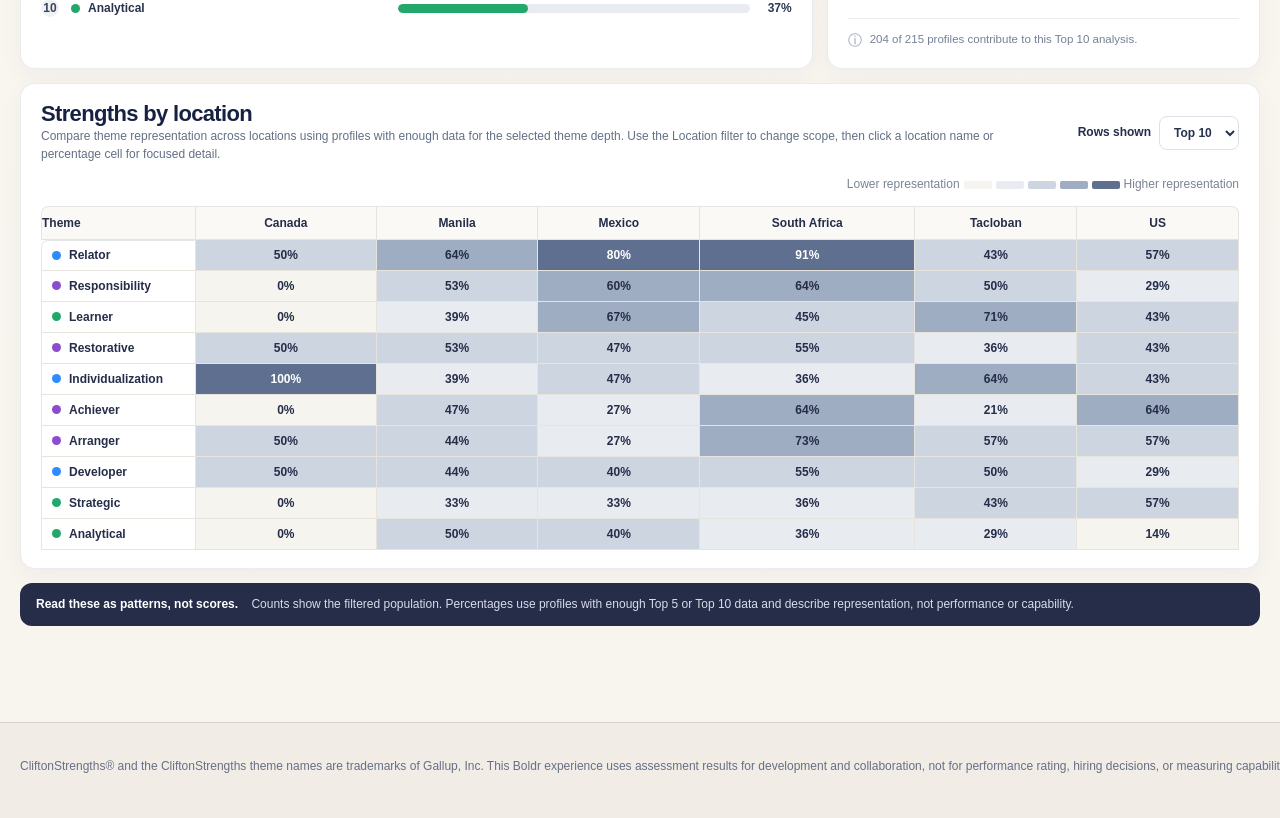
<file: insights.html>
<!doctype html>
<html lang="en">
<head>
  <meta charset="utf-8">
  <meta name="viewport" content="width=device-width, initial-scale=1">
  <meta name="description" content="Explore aggregate CliftonStrengths patterns across the Boldr strengths directory, including strengths by location.">
  <title>Strengths Insights | Strengths at Boldr</title>
  <link rel="stylesheet" href="assets/styles.css">
  <script src="assets/data.js"></script>
</head>
<body>
<header class="site-header">
  <nav class="nav" aria-label="Primary navigation">
    <a class="brand-lockup" href="index.html" aria-label="Strengths at Boldr home"><span class="logo-viewport" aria-hidden="true"><img class="boldr-logo" src="assets/boldr-logo.png" alt=""></span><span class="brand-divider" aria-hidden="true"></span><span class="brand-product">Strengths at Boldr</span></a>
    <div class="nav-links"><a class="nav-link" data-nav href="index.html">Overview</a><a class="nav-link" data-nav href="grid.html">Explore People</a><a class="nav-link" data-nav href="insights.html">Strengths Insights</a></div>
  </nav>
</header>
<main class="insights-page insights-page-v7">
  <section class="insights-hero insights-hero-v7">
    <div class="shell insights-hero-grid">
      <div class="insights-hero-title"><p class="eyebrow">Strengths Insights</p><h1>See the patterns<br>behind our strengths.</h1></div>
      <div class="insights-hero-support"><p class="insights-lead">Explore aggregate patterns across the CliftonStrengths profiles represented in this directory. Scope the analysis by location, department, profile status and theme depth.</p><p class="insights-scope-note">Every chart, comparison and Excel export uses the same active filters. Percentages use profiles with enough data for the selected Top 5 or Top 10 depth, while Profiles in view keeps the full filtered population visible.</p><div class="insights-bars-art" aria-label="Four CliftonStrengths domains"><div class="insights-bars"><span class="bar executing"></span><span class="bar influencing"></span><span class="bar relationship"></span><span class="bar strategic"></span></div><strong>Different strengths. Shared contribution.</strong></div></div>
    </div>
  </section>

  <section class="shell insights-controls-card insights-controls-v12" aria-label="Insights filters">
    <details class="insights-multi-filter" id="insightLocationFilter"><summary><span><small>Location</small><strong id="insightLocationLabel">All locations</strong></span><b id="insightLocationBadge">0</b></summary><div class="insights-multi-menu" id="insightLocationOptions"></div></details>
    <details class="insights-multi-filter" id="insightDepartmentFilter"><summary><span><small>Department</small><strong id="insightDepartmentLabel">All departments</strong></span><b id="insightDepartmentBadge">0</b></summary><div class="insights-multi-menu wide" id="insightDepartmentOptions"></div></details>
    <label class="insights-select-filter"><span>Status</span><select id="insightStatus"><option value="">All profiles</option><option value="Active">Active</option><option value="Inactive">Inactive</option></select></label>
    <div class="topn-switch" aria-label="Theme depth"><button type="button" data-topn="5">Top 5</button><button type="button" class="is-active" data-topn="10">Top 10</button></div>
    <button class="download-report" id="downloadReport" type="button">Download Excel Report ↓</button>
    <button class="insights-clear" id="insightsClear" type="button">Reset filters</button>
  </section>

  <section class="shell insights-context-strip insights-context-v12" id="insightsContext" aria-live="polite"></section>
  <section class="shell insights-empty-state" id="insightsEmpty" hidden>
    <p class="eyebrow">No matching profiles</p><h2>No strengths profiles match this combination of filters.</h2><p>Remove a filter from the analysis summary above, or reset the view to continue exploring.</p><button type="button" id="insightsEmptyReset">Reset filters</button>
  </section>

  <div id="insightsAnalyticalContent">
    <section class="shell insights-main-grid insights-main-grid-v12">
      <article class="insight-card domain-composition-card domain-composition-v12"><div class="insight-card-head"><div><h2>Domain composition</h2><p>Share of represented Top <span id="domainDepthCopy">10</span> theme positions among profiles with available data at the selected depth. Hover a domain to see how many contributing profiles include at least one theme from it.</p></div><span id="domainScopeLabel"></span></div><div id="domainCompositionViz"></div></article>
      <article class="insight-card theme-representation-card"><div class="insight-card-head"><div><h2>Theme representation</h2><p id="themeRepresentationCopy">Most represented themes among profiles with available Top 10 data.</p></div></div><div class="theme-rank-list" id="themeRankList"></div></article>
      <article class="insight-card standout-card" id="standoutCard"><div class="insight-card-head"><div><h2 id="standoutTitle">What stands out in this view</h2><p id="standoutCopy">Compared with the broader population using the same Status and theme depth.</p></div></div><div class="standout-list" id="standoutList"></div></article>
    </section>


    <section class="shell location-analysis-grid location-analysis-v12" id="locationAnalysisGrid">
      <article class="insight-card location-matrix-card"><div class="insight-card-head matrix-head"><div><h2>Strengths by location</h2><p>Compare theme representation across locations using profiles with enough data for the selected theme depth. Use the Location filter to change scope, then click a location name or percentage cell for focused detail.</p></div><label class="matrix-show">Rows shown <select id="matrixRows"><option value="10">Top 10</option><option value="15">Top 15</option><option value="34">All 34</option></select></label></div><div class="heatmap-legend"><span>Lower representation</span><i></i><i></i><i></i><i></i><i></i><span>Higher representation</span></div><div class="heatmap-wrap"><table class="strength-heatmap" id="locationHeatmap"></table></div></article>
      <aside class="location-detail-panel insight-card" id="locationDetail" hidden aria-live="polite"></aside>
    </section>
    <section class="shell insights-footnote"><p><strong>Read these as patterns, not scores.</strong> Counts show the filtered population. Percentages use profiles with enough Top 5 or Top 10 data and describe representation, not performance or capability.</p></section>
  </div>
</main>
<footer class="site-footer"><div class="shell footer-grid single-footer"><div class="footer-note">CliftonStrengths® and the CliftonStrengths theme names are trademarks of Gallup, Inc. This Boldr experience uses assessment results for development and collaboration, not for performance rating, hiring decisions, or measuring capability.</div></div></footer>
<script src="assets/jszip.min.js"></script><script src="assets/common.js"></script><script src="assets/insights.js"></script>
</body>
</html>
</file>
<file: assets/styles.css>
:root {
  --orange: #FF6B00;
  --orange-soft: #FFB36A;
  --sun: #FFC34D;
  --dusk: #252D49;
  --dusk-deep: #1B2239;
  --nimbus: #75808A;
  --stratus: #DDE4E3;
  --cirrus: #FAF7F2;
  --cloud: #F2EEE8;
  --cumulus: #A9B2B7;
  --twilight: #515B6D;
  --lightning-dark: #1D2781;
  --lightning-light: #9599F7;
  --executing: #8C4CCF;
  --influencing: #FF6B00;
  --relationship: #2D8CFF;
  --strategic: #22A86A;
  --paper: #FFFFFF;
  --ink: var(--dusk);
  --muted: var(--twilight);
  --line: rgba(37,45,73,.13);
  --line-strong: rgba(37,45,73,.22);
  --shadow: 0 28px 70px rgba(37,45,73,.12);
  --shadow-soft: 0 18px 50px rgba(37,45,73,.08);
  --radius-xl: 34px;
  --radius-lg: 24px;
  --radius-md: 16px;
  --radius-sm: 11px;
  --max: 1280px;
}

* { box-sizing: border-box; }
html { scroll-behavior: smooth; }
body {
  margin: 0;
  font-family: Inter, Arial, sans-serif;
  color: var(--ink);
  background: var(--cirrus);
  line-height: 1.55;
  -webkit-font-smoothing: antialiased;
  text-rendering: optimizeLegibility;
}
a { color: inherit; text-decoration: none; }
button, input, select { font: inherit; }
button, select { color: inherit; }
img, svg { display: block; max-width: 100%; }
::selection { background: rgba(255,107,0,.2); }
.sr-only { position:absolute!important; width:1px!important; height:1px!important; padding:0!important; margin:-1px!important; overflow:hidden!important; clip:rect(0,0,0,0)!important; white-space:nowrap!important; border:0!important; }

.site-header {
  position: sticky;
  top: 0;
  z-index: 80;
  border-bottom: 1px solid rgba(37,45,73,.08);
  background: rgba(250,247,242,.9);
  backdrop-filter: blur(20px);
}
.nav {
  width: min(calc(100% - 40px), var(--max));
  min-height: 76px;
  margin: 0 auto;
  display: flex;
  align-items: center;
  justify-content: space-between;
  gap: 28px;
}
.brand-lockup { display:inline-flex; align-items:center; gap:15px; min-width:210px; }
.logo-viewport { position:relative; display:block; width:88px; height:30px; overflow:hidden; flex:none; }
.boldr-logo { position:absolute; width:123px; max-width:none; left:-19px; top:-19px; }
.brand-divider { width:1px; height:30px; background:var(--cumulus); }
.brand-product { font-size:12px; line-height:1.2; color:var(--twilight); font-weight:750; letter-spacing:-.01em; }
.nav-links { display:flex; align-items:center; gap:8px; }
.nav-link { padding:9px 13px; border-radius:999px; color:var(--twilight); font-size:14px; font-weight:700; transition:background .18s ease,color .18s ease,transform .18s ease; }
.nav-link:hover,.nav-link[aria-current="page"] { color:var(--dusk); background:var(--paper); box-shadow:inset 0 0 0 1px var(--line); }
.nav-link.primary { color:white; background:var(--orange); box-shadow:none; }
.nav-link.primary:hover,.nav-link.primary[aria-current="page"] { color:white; background:#f45f00; box-shadow:none; transform:translateY(-1px); }

.shell { width:min(calc(100% - 40px),var(--max)); margin:0 auto; }
.eyebrow {
  display:inline-flex;
  align-items:center;
  gap:9px;
  margin:0 0 18px;
  font-family:"Roboto Mono", ui-monospace, SFMono-Regular, Menlo, monospace;
  text-transform:uppercase;
  letter-spacing:.12em;
  font-size:11px;
  line-height:1.3;
  color:var(--twilight);
  font-weight:800;
}
.eyebrow::before { content:""; width:18px; height:2px; background:var(--orange); }
.light-eyebrow { color:rgba(255,255,255,.66); }
.light-eyebrow::before { background:var(--orange-soft); }
.mini-label { font-family:"Roboto Mono",ui-monospace,monospace; font-size:10px; font-weight:800; letter-spacing:.1em; text-transform:uppercase; }
.source-pill {
  display:inline-flex;
  align-items:center;
  width:fit-content;
  min-height:34px;
  padding:0 12px;
  margin-bottom:24px;
  border:1px solid rgba(37,45,73,.14);
  border-radius:999px;
  background:rgba(255,255,255,.7);
  color:var(--twilight);
  font-size:11px;
  font-weight:800;
  letter-spacing:.01em;
  transition:transform .18s ease, background .18s ease;
}
.source-pill:hover { transform:translateY(-1px); background:white; }
.source-pill.inverse { color:white; border-color:rgba(255,255,255,.2); background:rgba(255,255,255,.08); }
.source-pill.inverse:hover { background:rgba(255,255,255,.14); }
.button {
  display:inline-flex;
  align-items:center;
  justify-content:center;
  min-height:50px;
  padding:0 20px;
  border-radius:999px;
  border:1px solid var(--line);
  background:var(--paper);
  font-weight:800;
  font-size:14px;
  cursor:pointer;
  transition:transform .18s ease,box-shadow .18s ease,background .18s ease;
}
.button:hover { transform:translateY(-2px); box-shadow:0 10px 30px rgba(37,45,73,.1); }
.button.orange { background:var(--orange); color:white; border-color:var(--orange); }
.button.dark-ghost { background:transparent; color:var(--dusk); border-color:rgba(37,45,73,.24); }
.button.light-button { background:white; color:var(--dusk); border-color:white; }

/* HOME HERO */
.hero-v3 {
  position:relative;
  overflow:hidden;
  background:
    radial-gradient(circle at 88% 12%, rgba(255,195,77,.26), transparent 26%),
    linear-gradient(180deg,#FFFDF9 0%,var(--cirrus) 100%);
  border-bottom:1px solid var(--line);
}
.hero-v3::before {
  content:"";
  position:absolute;
  width:460px;
  height:460px;
  left:-250px;
  bottom:-210px;
  border:1px solid rgba(255,107,0,.2);
  border-radius:50%;
  box-shadow:0 0 0 68px rgba(255,107,0,.04),0 0 0 136px rgba(255,107,0,.02);
}
.hero-v3-grid {
  min-height:720px;
  display:grid;
  grid-template-columns:minmax(0,1.08fr) minmax(390px,.92fr);
  gap:68px;
  align-items:center;
  padding:76px 0 84px;
  position:relative;
  z-index:1;
}
.hero-v3-copy h1 {
  margin:0;
  font-size:clamp(58px,7.3vw,106px);
  line-height:.93;
  letter-spacing:-.064em;
  font-weight:820;
}
.hero-v3-copy h1 .accent { color:var(--orange); }
.hero-copy { max-width:680px; margin:30px 0 0; font-size:18px; line-height:1.68; color:var(--twilight); }
.hero-actions { margin-top:34px; display:flex; flex-wrap:wrap; gap:12px; }
.hero-facts { margin-top:54px; display:grid; grid-template-columns:repeat(3,minmax(0,1fr)); max-width:680px; border-top:1px solid var(--line-strong); border-bottom:1px solid var(--line); }
.hero-facts div { padding:18px 16px 18px 0; }
.hero-facts div + div { padding-left:18px; border-left:1px solid var(--line); }
.hero-facts strong { display:block; font-size:30px; line-height:1; letter-spacing:-.04em; color:var(--dusk); }
.hero-facts span { display:block; margin-top:7px; color:var(--nimbus); font-size:11px; }
.hero-visual { position:relative; align-self:stretch; display:flex; flex-direction:column; justify-content:center; gap:18px; }
.hero-photo-shell {
  position:relative;
  min-height:500px;
  overflow:hidden;
  border-radius:var(--radius-xl);
  background:linear-gradient(145deg,var(--dusk),#39445f);
  box-shadow:var(--shadow);
}
.hero-photo-shell::before {
  content:"";
  position:absolute;
  inset:0;
  z-index:1;
  background:linear-gradient(180deg,rgba(37,45,73,.03) 28%,rgba(37,45,73,.85) 100%);
  pointer-events:none;
}
.hero-photo-shell::after {
  content:"";
  position:absolute;
  width:240px;
  height:240px;
  right:-84px;
  top:-70px;
  z-index:2;
  border:1px solid rgba(255,255,255,.32);
  border-radius:50%;
  box-shadow:0 0 0 42px rgba(255,107,0,.2),0 0 0 84px rgba(255,195,77,.1);
  pointer-events:none;
}
.hero-photo-shell img { width:100%; height:100%; min-height:500px; object-fit:cover; object-position:center; filter:saturate(.84) contrast(1.02); }
.photo-overlay-copy { position:absolute; z-index:3; left:28px; bottom:44px; color:white; }
.photo-overlay-copy span { display:block; font-size:15px; color:rgba(255,255,255,.75); }
.photo-overlay-copy strong { display:block; font-size:28px; line-height:1.05; letter-spacing:-.035em; }
.photo-credit { position:absolute; z-index:4; right:18px; bottom:16px; color:rgba(255,255,255,.64); font-size:9px; letter-spacing:.03em; }
.photo-credit:hover { color:white; }
.hero-scope-note { display:grid; grid-template-columns:125px 1fr; gap:18px; padding:16px 18px; border:1px solid var(--line); border-radius:var(--radius-md); background:rgba(255,255,255,.65); }
.hero-scope-note strong { font-size:12px; }
.hero-scope-note span { color:var(--nimbus); font-size:11px; line-height:1.5; }

/* GALLUP STRIP */
.gallup-strip { background:var(--orange); color:white; }
.gallup-strip-grid { min-height:210px; display:grid; grid-template-columns:.7fr 1fr .72fr; gap:50px; align-items:center; padding:42px 0; }
.gallup-strip-intro h2 { margin:8px 0 0; font-size:clamp(28px,3.2vw,44px); line-height:1.03; letter-spacing:-.04em; }
.gallup-strip-copy p { margin:0; color:rgba(255,255,255,.86); font-size:15px; line-height:1.68; }
.gallup-strip-links { display:grid; gap:10px; }
.gallup-strip-links a { display:flex; align-items:center; justify-content:space-between; gap:20px; padding:12px 0; border-bottom:1px solid rgba(255,255,255,.32); font-size:12px; font-weight:800; }
.gallup-strip-links a:hover { border-color:white; }

/* FRAMEWORK */
.framework-stage {
  position:relative;
  overflow:hidden;
  padding:104px 0 78px;
  background:var(--dusk);
  color:white;
}
.framework-stage::after {
  content:"";
  position:absolute;
  width:650px;
  height:650px;
  right:-340px;
  top:-290px;
  border:1px solid rgba(255,255,255,.12);
  border-radius:50%;
  box-shadow:0 0 0 76px rgba(255,107,0,.08),0 0 0 152px rgba(255,195,77,.035);
}
.framework-stage-intro { position:relative; z-index:1; display:grid; grid-template-columns:.9fr 1.1fr; gap:90px; align-items:end; }
.framework-stage h2 { margin:0; font-size:clamp(48px,6.2vw,82px); line-height:.96; letter-spacing:-.058em; }
.framework-stage h2 span { color:var(--orange-soft); }
.framework-stage-copy { max-width:660px; }
.framework-stage-copy p { margin:0 0 18px; color:rgba(255,255,255,.78); font-size:18px; line-height:1.65; }
.framework-stage-copy .framework-stage-note { margin-top:22px; padding:16px 18px; border-left:3px solid var(--orange); background:rgba(255,255,255,.06); color:white; font-size:13px; }
.domain-overview { position:relative; z-index:1; margin-top:62px; display:grid; grid-template-columns:repeat(4,1fr); gap:12px; }
.domain-overview-card { position:relative; min-height:150px; display:flex; flex-direction:column; justify-content:flex-end; padding:20px; overflow:hidden; border-radius:18px; background:rgba(255,255,255,.07); border:1px solid rgba(255,255,255,.12); transition:transform .18s ease,background .18s ease; }
.domain-overview-card::before { content:""; position:absolute; left:0; right:0; top:0; height:5px; background:var(--domain); }
.domain-overview-card:hover { transform:translateY(-4px); background:rgba(255,255,255,.11); }
.domain-overview-card.executing { --domain:var(--executing); }
.domain-overview-card.influencing { --domain:var(--influencing); }
.domain-overview-card.relationship { --domain:var(--relationship); }
.domain-overview-card.strategic { --domain:var(--strategic); }
.domain-overview-card span { position:absolute; top:18px; right:18px; color:rgba(255,255,255,.42); font-family:"Roboto Mono",ui-monospace,monospace; font-size:10px; }
.domain-overview-card strong { font-size:20px; letter-spacing:-.02em; }
.domain-overview-card small { margin-top:4px; color:rgba(255,255,255,.58); }

.domain-stories { padding:70px 0 96px; background:linear-gradient(180deg,#F4F0EA 0%,var(--cirrus) 100%); }
.domain-story {
  position:relative;
  overflow:hidden;
  margin-bottom:18px;
  border:1px solid rgba(var(--domain-rgb),.2);
  border-radius:var(--radius-lg);
  background:linear-gradient(135deg,rgba(var(--domain-rgb),.105),rgba(255,255,255,.86) 52%,rgba(var(--domain-rgb),.04));
  box-shadow:0 12px 35px rgba(37,45,73,.045);
}
.domain-story:last-child { margin-bottom:0; }
.domain-watermark { position:absolute; right:-18px; bottom:-44px; color:rgba(var(--domain-rgb),.055); font-size:clamp(88px,12vw,168px); font-weight:900; letter-spacing:-.06em; line-height:.8; pointer-events:none; white-space:nowrap; }
.domain-story-toggle { position:relative; z-index:2; width:100%; display:grid; grid-template-columns:90px minmax(0,1fr) 90px 34px; gap:22px; align-items:center; padding:28px 30px; border:0; background:transparent; cursor:pointer; text-align:left; }
.domain-story-toggle:hover .domain-story-heading strong { color:var(--domain-color); }
.domain-story-index { font-family:"Roboto Mono",ui-monospace,monospace; color:var(--domain-color); font-size:10px; font-weight:800; letter-spacing:.08em; }
.domain-story-heading { display:grid; grid-template-columns:minmax(220px,.55fr) 1fr; gap:28px; align-items:center; }
.domain-story-heading strong { font-size:26px; letter-spacing:-.035em; transition:color .18s ease; }
.domain-story-heading small { color:var(--twilight); font-size:15px; }
.domain-story-count { text-align:right; color:var(--nimbus); font-size:11px; }
.domain-story-arrow { width:30px; height:30px; display:grid; place-items:center; justify-self:end; border-radius:50%; color:var(--domain-color); border:1px solid rgba(var(--domain-rgb),.26); background:rgba(255,255,255,.65); transition:transform .18s ease,background .18s ease; }
.domain-story-toggle[aria-expanded="true"] .domain-story-arrow { transform:rotate(90deg); background:white; }
.domain-story-panel { position:relative; z-index:2; display:grid; grid-template-columns:.75fr 1.25fr; gap:54px; padding:4px 30px 34px 142px; }
.domain-story-copy { padding-left:18px; border-left:4px solid var(--domain-color); }
.domain-kicker { display:block; margin-bottom:7px; font-family:"Roboto Mono",ui-monospace,monospace; text-transform:uppercase; letter-spacing:.1em; font-size:9px; color:var(--domain-color); font-weight:800; }
.domain-kicker.second { margin-top:18px; }
.domain-story-copy p { margin:0; color:var(--twilight); font-size:14px; line-height:1.62; }
.theme-links { display:flex; flex-wrap:wrap; gap:8px; align-content:flex-start; }
.theme-chip { display:inline-flex; align-items:center; min-height:34px; padding:0 12px; border-radius:999px; border:1px solid rgba(var(--domain-rgb),.26); background:rgba(var(--domain-rgb),.08); color:var(--domain-color); font-size:11px; font-weight:800; transition:transform .16s ease,background .16s ease,color .16s ease; }
.theme-chip:hover { transform:translateY(-2px); background:var(--domain-color); color:white; }
.domain-actions { display:flex; flex-wrap:wrap; gap:12px 24px; margin-top:26px; padding-top:18px; border-top:1px solid rgba(var(--domain-rgb),.18); }
.domain-actions a { color:var(--twilight); font-size:12px; font-weight:800; }
.domain-actions a:first-child { color:var(--domain-color); }
.domain-actions a:hover { color:var(--dusk); }

/* SHARED SECTIONS */
.section { padding:100px 0; border-bottom:1px solid var(--line); }
.section.compact { padding:76px 0; }
.section-title { margin:0; font-size:clamp(40px,5vw,64px); line-height:.99; letter-spacing:-.047em; font-weight:800; }
.section-title.smaller { font-size:clamp(38px,4.6vw,58px); }
.why-panel { position:relative; padding:58px; border-radius:var(--radius-xl); background:linear-gradient(145deg,#202941,#303A59); color:white; overflow:hidden; }
.expressive-panel::before { content:""; position:absolute; width:420px; height:420px; border-radius:50%; border:1px solid rgba(255,255,255,.12); right:-160px; top:-180px; box-shadow:0 0 0 54px rgba(255,107,0,.09),0 0 0 108px rgba(255,195,77,.035); }
.why-panel h2 { position:relative; max-width:850px; margin:0; font-size:clamp(38px,5vw,68px); line-height:.98; letter-spacing:-.05em; }
.why-panel > p:not(.eyebrow) { position:relative; max-width:760px; color:rgba(255,255,255,.72); font-size:17px; line-height:1.7; }
.principles { position:relative; display:grid; grid-template-columns:repeat(3,1fr); gap:16px; margin-top:44px; }
.principle { min-height:180px; padding:20px; border:1px solid rgba(255,255,255,.14); border-radius:18px; background:rgba(255,255,255,.055); }
.principle-no { display:block; margin-bottom:34px; color:var(--orange-soft); font-family:"Roboto Mono",ui-monospace,monospace; font-size:10px; }
.principle strong { display:block; margin-bottom:8px; font-size:16px; }
.principle span:last-child { color:rgba(255,255,255,.64); font-size:13px; line-height:1.6; }
.section-heading-row { display:grid; grid-template-columns:.9fr 1.1fr; gap:80px; align-items:end; margin-bottom:42px; }
.section-heading-row > p { margin:0; color:var(--twilight); font-size:15px; line-height:1.7; }
.resource-grid { display:grid; grid-template-columns:repeat(3,1fr); gap:16px; }
.resource-card { position:relative; min-height:290px; display:flex; flex-direction:column; padding:26px; overflow:hidden; border:1px solid var(--line); border-radius:var(--radius-lg); background:white; box-shadow:0 10px 30px rgba(37,45,73,.045); transition:transform .18s ease,box-shadow .18s ease,border-color .18s ease; }
.resource-card::before { content:""; position:absolute; width:190px; height:190px; right:-88px; top:-90px; border-radius:50%; background:rgba(255,107,0,.08); }
.resource-card:hover { transform:translateY(-5px); box-shadow:var(--shadow-soft); border-color:rgba(255,107,0,.25); }
.resource-number { display:grid; place-items:center; width:48px; height:48px; border-radius:50%; background:var(--dusk); color:white; font-size:12px; font-weight:850; }
.resource-card strong { margin-top:54px; font-size:22px; line-height:1.1; letter-spacing:-.03em; }
.resource-card p { margin:12px 0 0; color:var(--twilight); font-size:13px; line-height:1.6; }
.resource-link { margin-top:auto; padding-top:26px; color:var(--orange); font-size:12px; font-weight:800; }
.vivid-callout { min-height:260px; display:flex; align-items:center; justify-content:space-between; gap:42px; padding:46px 52px; overflow:hidden; border-radius:var(--radius-xl); background:linear-gradient(120deg,var(--orange),#FF8D2D 58%,#FFB43A); color:white; box-shadow:0 18px 50px rgba(255,107,0,.18); }
.vivid-callout h3 { max-width:720px; margin:7px 0 10px; font-size:clamp(34px,4.4vw,58px); line-height:1; letter-spacing:-.05em; }
.vivid-callout p { max-width:680px; margin:0; color:rgba(255,255,255,.8); }

/* GRID PAGE */
.grid-hero { background:var(--dusk); color:white; overflow:hidden; }
.grid-hero-grid { min-height:520px; display:grid; grid-template-columns:1.05fr .95fr; gap:72px; align-items:stretch; padding:70px 0; }
.grid-hero-copy { display:flex; flex-direction:column; justify-content:center; }
.grid-hero h1 { margin:0; font-size:clamp(50px,6.6vw,88px); line-height:.94; letter-spacing:-.058em; }
.grid-hero h1 span { color:var(--orange-soft); }
.grid-hero-copy > p:not(.eyebrow) { max-width:650px; margin:28px 0 0; color:rgba(255,255,255,.74); font-size:17px; line-height:1.7; }
.grid-scope { margin-top:34px; display:grid; grid-template-columns:180px 1fr; gap:18px; max-width:680px; padding-top:20px; border-top:1px solid rgba(255,255,255,.17); }
.grid-scope strong { color:white; font-size:14px; }
.grid-scope span { color:rgba(255,255,255,.56); font-size:12px; line-height:1.55; }
.grid-hero-visual { position:relative; min-height:380px; overflow:hidden; border-radius:var(--radius-xl); background:#39435d; box-shadow:0 22px 65px rgba(0,0,0,.16); }
.grid-hero-visual::after { content:""; position:absolute; inset:0; background:linear-gradient(180deg,transparent 55%,rgba(18,23,38,.82)); pointer-events:none; }
.grid-hero-visual img { width:100%; height:100%; object-fit:cover; object-position:center 42%; filter:saturate(.8) contrast(1.04); }
.grid-hero-domains { position:absolute; z-index:3; left:22px; top:22px; display:flex; gap:7px; }
.grid-hero-domains span { width:12px; height:12px; border-radius:50%; box-shadow:0 0 0 5px rgba(255,255,255,.13); }
.grid-hero-domains .exec { background:var(--executing); }
.grid-hero-domains .infl { background:var(--influencing); }
.grid-hero-domains .rel { background:var(--relationship); }
.grid-hero-domains .strat { background:var(--strategic); }
.dark-credit { color:rgba(255,255,255,.64); }
.learning-shortcuts { background:#FFF8F1; border-bottom:1px solid rgba(255,107,0,.14); }
.learning-shortcuts-grid { min-height:112px; display:grid; grid-template-columns:1.25fr repeat(3,.7fr); gap:24px; align-items:center; }
.learning-shortcuts-grid > div strong { display:block; margin-top:5px; font-size:15px; }
.learning-shortcuts-grid > a { padding:14px 0; border-bottom:1px solid rgba(255,107,0,.26); color:var(--twilight); font-size:12px; font-weight:800; }
.learning-shortcuts-grid > a:hover { color:var(--orange); border-color:var(--orange); }

.filters-wrap { position:sticky; top:76px; z-index:55; padding:14px 0 10px; background:rgba(250,247,242,.95); border-bottom:1px solid var(--line); backdrop-filter:blur(18px); }
.filters-label-row { display:flex; align-items:center; justify-content:space-between; gap:20px; margin:0 2px 8px; color:var(--nimbus); font-size:10px; }
.filters-label-row span { color:var(--dusk); font-weight:850; text-transform:uppercase; letter-spacing:.08em; }
.filters { display:grid; grid-template-columns:minmax(230px,1.7fr) repeat(5,minmax(118px,.75fr)) minmax(118px,.7fr) auto; gap:8px; align-items:stretch; }
.search-field, .filter-pop > summary, .sort-control select, .clear-button { min-height:48px; border:1px solid var(--line); border-radius:13px; background:white; }
.search-field { display:flex; align-items:center; gap:10px; padding:0 14px; }
.search-field svg { width:18px; height:18px; color:var(--nimbus); }
.search-field input { width:100%; border:0; outline:0; background:transparent; color:var(--dusk); font-size:13px; }
.search-field input::placeholder { color:#8B929A; }
.filter-pop { position:relative; }
.filter-pop > summary { list-style:none; cursor:pointer; display:flex; align-items:center; justify-content:space-between; gap:10px; padding:0 12px; font-size:12px; font-weight:800; }
.filter-pop > summary::-webkit-details-marker { display:none; }
.filter-pop[open] > summary { border-color:rgba(255,107,0,.35); box-shadow:0 0 0 3px rgba(255,107,0,.06); }
.domain-filter > summary { background:linear-gradient(135deg,#FFF,#FFF7F0); }
.filter-badge { min-width:22px; height:22px; padding:0 6px; display:grid; place-items:center; border-radius:999px; background:var(--cloud); color:var(--twilight); font-size:10px; }
.filter-pop[open] .filter-badge { background:var(--orange); color:white; }
.filter-menu { position:absolute; z-index:80; top:calc(100% + 8px); left:0; width:250px; max-height:370px; overflow:auto; padding:9px; border:1px solid var(--line); border-radius:15px; background:white; box-shadow:var(--shadow); }
.filter-menu.wide { width:310px; }
.check-row { display:grid; grid-template-columns:20px 1fr auto; gap:10px; align-items:center; min-height:40px; padding:7px 8px; border-radius:9px; cursor:pointer; }
.check-row:hover { background:var(--cirrus); }
.check-row.zero-option { opacity:.5; }
.check-row input { width:15px; height:15px; accent-color:var(--orange); }
.check-label { font-size:12px; }
.check-count { color:var(--nimbus); font-size:10px; }
.sort-control select { width:100%; padding:0 32px 0 12px; outline:none; font-size:12px; font-weight:800; }
.clear-button { padding:0 14px; color:var(--twilight); font-size:12px; font-weight:800; cursor:pointer; }
.clear-button:hover { color:var(--orange); border-color:rgba(255,107,0,.25); }
.active-filter-row { min-height:34px; display:flex; align-items:center; flex-wrap:wrap; gap:7px; padding-top:8px; }
.active-filter-label { margin-right:3px; color:var(--nimbus); font-size:10px; text-transform:uppercase; letter-spacing:.08em; font-weight:800; }
.active-filter-empty { color:var(--nimbus); font-size:10px; }
.active-filter-chip { display:inline-flex; align-items:center; gap:8px; min-height:28px; padding:0 10px; border:1px solid rgba(255,107,0,.18); border-radius:999px; background:#FFF8F1; color:var(--dusk); font-size:10px; font-weight:750; cursor:pointer; }
.active-filter-chip:hover { border-color:var(--orange); }

.people-section { padding:42px 0 90px; }
.results-bar { display:flex; align-items:flex-end; justify-content:space-between; gap:30px; margin-bottom:26px; padding-bottom:18px; border-bottom:1px solid var(--line); }
.results-count { font-size:22px; font-weight:850; letter-spacing:-.025em; }
.results-scope { margin-top:4px; color:var(--nimbus); font-size:11px; }
.results-note { max-width:430px; color:var(--nimbus); font-size:10px; text-align:right; line-height:1.55; }
.people-grid { display:grid; grid-template-columns:repeat(3,minmax(0,1fr)); gap:16px; align-items:stretch; }
.person-card { --card-accent:var(--orange); position:relative; min-height:318px; display:flex; flex-direction:column; overflow:hidden; padding:24px; border:1px solid var(--line); border-radius:21px; background:white; box-shadow:0 8px 28px rgba(37,45,73,.035); transition:transform .18s ease,box-shadow .18s ease,border-color .18s ease; }
.person-card::after { content:""; position:absolute; width:180px; height:180px; right:-90px; top:-100px; border-radius:50%; background:color-mix(in srgb,var(--card-accent) 6%,transparent); pointer-events:none; }
.person-card:hover { transform:translateY(-5px); box-shadow:0 22px 56px rgba(37,45,73,.1); border-color:color-mix(in srgb,var(--card-accent) 30%,var(--line)); }
.card-accent-line { position:absolute; left:0; right:0; top:0; height:4px; background:var(--card-accent); }
.person-card-head { position:relative; z-index:1; display:grid; grid-template-columns:44px 1fr 24px; gap:13px; align-items:start; }
.initials { width:44px; height:44px; display:grid; place-items:center; border-radius:50%; background:color-mix(in srgb,var(--card-accent) 12%,white); color:var(--card-accent); font-size:11px; font-weight:900; border:1px solid color-mix(in srgb,var(--card-accent) 18%,white); }
.person-heading { min-width:0; }
.person-name { margin:0; font-size:20px; line-height:1.1; letter-spacing:-.028em; }
.person-role { margin:5px 0 0; color:var(--twilight); font-size:11px; line-height:1.45; }
.person-arrow { width:24px; height:24px; display:grid; place-items:center; color:var(--nimbus); font-size:13px; transition:transform .18s ease,color .18s ease; }
.person-card:hover .person-arrow { transform:translate(2px,-2px); color:var(--card-accent); }
.person-meta { position:relative; z-index:1; margin-top:17px; display:flex; flex-wrap:wrap; gap:7px; align-items:center; color:var(--nimbus); font-family:"Roboto Mono",ui-monospace,monospace; font-size:9px; text-transform:uppercase; letter-spacing:.07em; }
.meta-dot { color:var(--card-accent); }
.card-divider { margin:18px 0 16px; border-top:1px solid var(--line); }
.strength-stack { display:flex; flex-wrap:wrap; gap:7px; align-content:flex-start; }
.strength-pill { --pill:var(--orange); display:inline-flex; align-items:center; gap:7px; min-height:30px; padding:0 10px 0 7px; border-radius:999px; border:1px solid color-mix(in srgb,var(--pill) 21%,white); background:color-mix(in srgb,var(--pill) 7%,white); color:var(--pill); font-size:10px; font-weight:800; }
.strength-pill .rank { display:grid; place-items:center; min-width:18px; height:18px; border-radius:50%; background:color-mix(in srgb,var(--pill) 12%,white); font-family:"Roboto Mono",ui-monospace,monospace; font-size:8px; }
.person-card-foot { margin-top:auto; padding-top:20px; display:flex; align-items:center; justify-content:space-between; gap:16px; color:var(--nimbus); font-size:10px; }
.person-card-foot span:first-child { color:var(--card-accent); font-weight:850; }
.empty-state { grid-column:1/-1; min-height:260px; display:grid; place-items:center; align-content:center; gap:8px; border:1px dashed var(--line-strong); border-radius:var(--radius-lg); color:var(--twilight); text-align:center; }
.empty-state strong { font-size:24px; color:var(--dusk); }

/* PROFILE */
.profile-v3 { padding:40px 0 88px; }
.back-link { display:inline-flex; margin-bottom:22px; color:var(--twilight); font-size:12px; font-weight:800; }
.back-link:hover { color:var(--orange); }
.profile-hero-card { position:relative; min-height:430px; display:grid; grid-template-columns:1.35fr .65fr; gap:54px; align-items:end; overflow:hidden; padding:54px; border-radius:var(--radius-xl); background:linear-gradient(135deg,var(--dusk-deep),#303C60); color:white; box-shadow:var(--shadow); }
.profile-hero-card::before { content:""; position:absolute; width:390px; height:390px; right:-170px; top:-190px; border-radius:50%; border:1px solid rgba(255,255,255,.13); box-shadow:0 0 0 54px rgba(255,107,0,.1),0 0 0 108px rgba(149,153,247,.045); }
.profile-hero-watermark { position:absolute; left:34px; top:-32px; color:rgba(255,255,255,.045); font-size:230px; line-height:1; font-weight:950; letter-spacing:-.08em; }
.profile-hero-main { position:relative; z-index:1; }
.profile-hero-main h1 { margin:0; font-size:clamp(50px,6.5vw,88px); line-height:.94; letter-spacing:-.058em; }
.profile-subtitle { margin:18px 0 0; color:rgba(255,255,255,.76); font-size:19px; }
.profile-meta-inline { margin-top:16px; display:flex; flex-wrap:wrap; gap:8px; color:rgba(255,255,255,.54); font-size:11px; }
.profile-facts { position:relative; z-index:1; display:grid; gap:0; border-top:1px solid rgba(255,255,255,.2); }
.fact { display:flex; justify-content:space-between; gap:20px; padding:15px 0; border-bottom:1px solid rgba(255,255,255,.14); }
.fact-label { color:rgba(255,255,255,.5); font-size:10px; text-transform:uppercase; letter-spacing:.08em; }
.fact-value { text-align:right; font-size:12px; font-weight:800; }
.profile-domain-panel { margin-top:24px; display:grid; grid-template-columns:.9fr 1.1fr; gap:60px; padding:38px 42px; border:1px solid var(--line); border-radius:var(--radius-lg); background:white; box-shadow:0 10px 30px rgba(37,45,73,.04); }
.profile-domain-copy h2 { margin:0; font-size:32px; line-height:1.05; letter-spacing:-.04em; }
.profile-domain-copy p:last-child { margin:15px 0 0; color:var(--twilight); font-size:12px; line-height:1.62; }
.profile-domain-bars { display:grid; gap:15px; align-content:center; }
.profile-domain-row { --domain:var(--orange); }
.profile-domain-row-head { display:flex; align-items:center; justify-content:space-between; gap:20px; margin-bottom:6px; font-size:11px; }
.profile-domain-row-head span { font-weight:800; }
.profile-domain-row-head strong { color:var(--domain); font-size:10px; }
.profile-domain-track { height:7px; overflow:hidden; border-radius:999px; background:#EEEAE4; }
.profile-domain-track span { display:block; height:100%; min-width:4px; border-radius:inherit; background:var(--domain); }
.profile-grid { display:grid; grid-template-columns:.85fr 1.15fr; gap:22px; margin-top:24px; align-items:start; }
.profile-themes-section,.profile-collab-section { padding:34px; border:1px solid var(--line); border-radius:var(--radius-lg); background:white; box-shadow:0 10px 30px rgba(37,45,73,.035); }
.profile-section-heading { display:flex; align-items:flex-end; justify-content:space-between; gap:20px; margin-bottom:20px; }
.profile-section-heading > a { color:var(--orange); font-size:10px; font-weight:800; }
.profile-section-title { margin:0; font-size:34px; line-height:1; letter-spacing:-.04em; }
.ranked-strengths { border-top:1px solid var(--line); }
.ranked-strength { --domain:var(--orange); position:relative; display:grid; grid-template-columns:44px minmax(0,1fr) auto; gap:14px; align-items:center; min-height:58px; padding:0 0 0 10px; border-bottom:1px solid var(--line); }
.ranked-strength::before { content:""; position:absolute; left:0; top:14px; bottom:14px; width:3px; border-radius:999px; background:var(--domain); }
.ranked-number { color:var(--nimbus); font-family:"Roboto Mono",ui-monospace,monospace; font-size:9px; }
.ranked-name { font-size:15px; font-weight:850; }
.ranked-domain { display:inline-flex; align-items:center; gap:7px; color:var(--twilight); font-size:9px; text-align:right; }
.domain-dot { width:8px; height:8px; border-radius:50%; background:var(--domain); }
.profile-note { margin:18px 0 0; color:var(--nimbus); font-size:10px; line-height:1.55; }
.collab-stack { display:grid; gap:11px; }
.collab-block { display:grid; grid-template-columns:34px 1fr; gap:14px; padding:18px; border:1px solid var(--line); border-radius:14px; background:linear-gradient(135deg,#FFF,#FBF7F2); }
.collab-icon { width:34px; height:34px; display:grid; place-items:center; border-radius:50%; background:var(--orange); color:white; font-size:12px; font-weight:850; }
.collab-block h3 { margin:0 0 7px; font-size:13px; }
.collab-block p { margin:0; white-space:pre-line; color:var(--twilight); font-size:12px; line-height:1.6; }
.collab-block.missing { opacity:.65; }
.guidance { margin-top:14px; padding:18px; border-radius:14px; background:var(--dusk); color:white; }
.guidance strong { display:block; font-size:13px; }
.guidance p { margin:7px 0 0; color:rgba(255,255,255,.68); font-size:11px; line-height:1.6; }
.profile-gallup-resources { margin-top:24px; display:grid; grid-template-columns:.9fr 1.1fr; gap:50px; padding:38px 42px; border-radius:var(--radius-lg); background:linear-gradient(120deg,var(--orange),#FF8D2D); color:white; }
.profile-gallup-resources h2 { margin:0; max-width:520px; font-size:32px; line-height:1.04; letter-spacing:-.04em; }
.profile-resource-links { display:grid; gap:10px; }
.profile-resource-links a { display:grid; gap:4px; padding:14px 0; border-bottom:1px solid rgba(255,255,255,.28); }
.profile-resource-links a strong { font-size:13px; }
.profile-resource-links a span { color:rgba(255,255,255,.72); font-size:10px; }
.profile-missing { min-height:440px; display:grid; align-content:center; justify-items:start; }
.profile-missing h1 { margin:0; font-size:56px; letter-spacing:-.05em; }
.profile-missing p { color:var(--twilight); }

/* FOOTER */
.site-footer { padding:34px 0 42px; background:#F1ECE5; border-top:1px solid var(--line); }
.footer-grid { display:grid; grid-template-columns:1.25fr .75fr; gap:40px; align-items:start; }
.footer-note { max-width:760px; color:var(--nimbus); font-size:10px; line-height:1.65; }
.footer-links { display:flex; justify-content:flex-end; flex-wrap:wrap; gap:10px 20px; }
.footer-links a { color:var(--twilight); font-size:10px; font-weight:800; }
.footer-links a:hover { color:var(--orange); }

@media (max-width: 1120px) {
  .hero-v3-grid { grid-template-columns:1fr .8fr; gap:42px; }
  .hero-v3-copy h1 { font-size:clamp(52px,7vw,86px); }
  .gallup-strip-grid { grid-template-columns:.8fr 1fr; }
  .gallup-strip-links { grid-column:1/-1; grid-template-columns:1fr 1fr; }
  .domain-overview { grid-template-columns:1fr 1fr; }
  .domain-story-heading { grid-template-columns:220px 1fr; }
  .filters { grid-template-columns:minmax(210px,1.5fr) repeat(3,minmax(120px,.8fr)); }
  .filters > *:nth-child(n+5) { min-width:0; }
  .people-grid { grid-template-columns:repeat(2,minmax(0,1fr)); }
}

@media (max-width: 900px) {
  .nav { min-height:68px; }
  .brand-product { display:none; }
  .brand-divider { display:none; }
  .hero-v3-grid,.grid-hero-grid,.framework-stage-intro,.section-heading-row,.profile-domain-panel,.profile-grid,.profile-gallup-resources { grid-template-columns:1fr; }
  .hero-v3-grid { padding:62px 0; min-height:auto; }
  .hero-photo-shell { min-height:420px; }
  .hero-photo-shell img { min-height:420px; }
  .gallup-strip-grid { grid-template-columns:1fr; gap:20px; }
  .gallup-strip-links { grid-column:auto; grid-template-columns:1fr; }
  .framework-stage-intro { gap:34px; }
  .domain-story-toggle { grid-template-columns:70px 1fr 72px 30px; padding:24px 22px; }
  .domain-story-heading { grid-template-columns:1fr; gap:4px; }
  .domain-story-panel { grid-template-columns:1fr; padding:4px 24px 28px 92px; }
  .principles,.resource-grid { grid-template-columns:1fr; }
  .resource-card { min-height:230px; }
  .grid-hero-grid { padding:54px 0; min-height:auto; }
  .grid-hero-visual { min-height:340px; }
  .learning-shortcuts-grid { grid-template-columns:1fr 1fr; padding:22px 0; }
  .learning-shortcuts-grid > div { grid-column:1/-1; }
  .filters-wrap { top:68px; }
  .filters { grid-template-columns:1fr 1fr 1fr; }
  .search-field { grid-column:1/-1; }
  .profile-hero-card { grid-template-columns:1fr; min-height:auto; padding:38px; }
  .profile-facts { margin-top:18px; }
  .profile-domain-panel,.profile-gallup-resources { gap:28px; }
}

@media (max-width: 680px) {
  .shell,.nav { width:min(calc(100% - 26px),var(--max)); }
  .nav-links { gap:4px; }
  .nav-link { padding:8px 10px; font-size:12px; }
  .logo-viewport { width:80px; }
  .hero-v3-copy h1,.grid-hero h1 { font-size:clamp(46px,15vw,68px); }
  .hero-copy { font-size:16px; }
  .hero-facts { grid-template-columns:1fr; }
  .hero-facts div + div { padding-left:0; border-left:0; border-top:1px solid var(--line); }
  .hero-scope-note { grid-template-columns:1fr; }
  .hero-photo-shell { min-height:360px; }
  .hero-photo-shell img { min-height:360px; }
  .framework-stage { padding:72px 0 58px; }
  .framework-stage h2 { font-size:clamp(44px,13vw,64px); }
  .domain-overview { grid-template-columns:1fr; }
  .domain-story-toggle { grid-template-columns:1fr 26px; gap:10px 16px; }
  .domain-story-index,.domain-story-count { grid-column:1; }
  .domain-story-count { text-align:left; }
  .domain-story-heading { grid-column:1; }
  .domain-story-arrow { grid-column:2; grid-row:1/4; }
  .domain-story-panel { padding:0 20px 24px; }
  .domain-watermark { font-size:86px; }
  .why-panel { padding:34px 24px; }
  .vivid-callout { flex-direction:column; align-items:flex-start; padding:34px 26px; }
  .learning-shortcuts-grid { grid-template-columns:1fr; }
  .learning-shortcuts-grid > div { grid-column:auto; }
  .filters-label-row small { display:none; }
  .filters { grid-template-columns:1fr 1fr; }
  .search-field { grid-column:1/-1; }
  .sort-control { grid-column:1; }
  .clear-button { grid-column:2; }
  .people-grid { grid-template-columns:1fr; }
  .results-bar { align-items:flex-start; flex-direction:column; }
  .results-note { text-align:left; }
  .person-card { min-height:300px; }
  .profile-v3 { padding-top:24px; }
  .profile-hero-card { padding:28px 22px; border-radius:22px; }
  .profile-hero-watermark { font-size:150px; }
  .profile-domain-panel,.profile-themes-section,.profile-collab-section,.profile-gallup-resources { padding:24px 20px; }
  .ranked-strength { grid-template-columns:34px 1fr; }
  .ranked-domain { grid-column:2; justify-self:start; padding-bottom:10px; }
  .profile-section-heading { align-items:flex-start; flex-direction:column; }
  .footer-grid { grid-template-columns:1fr; }
  .footer-links { justify-content:flex-start; }
}

/* ================================================================
   V4 REFINEMENTS — consolidated Gallup information architecture
   ================================================================ */

/* Home hero */
.hero-v4 {
  position:relative;
  overflow:hidden;
  background:
    radial-gradient(circle at 91% 9%, rgba(255,195,77,.26), transparent 27%),
    linear-gradient(180deg,#FFFDF9 0%,var(--cirrus) 100%);
  border-bottom:1px solid var(--line);
}
.hero-v4::before {
  content:"";
  position:absolute;
  width:520px;
  height:520px;
  left:-290px;
  bottom:-240px;
  border:1px solid rgba(255,107,0,.2);
  border-radius:50%;
  box-shadow:0 0 0 72px rgba(255,107,0,.04),0 0 0 144px rgba(255,107,0,.02);
}
.hero-v4-grid {
  min-height:750px;
  display:grid;
  grid-template-columns:minmax(0,1.08fr) minmax(410px,.92fr);
  gap:72px;
  align-items:center;
  padding:78px 0 88px;
  position:relative;
  z-index:1;
}
.hero-v4-copy h1 {
  margin:0;
  font-size:clamp(58px,7.2vw,104px);
  line-height:.93;
  letter-spacing:-.064em;
  font-weight:820;
}
.hero-v4-copy h1 .accent { color:var(--orange); }
.hero-map {
  margin-top:52px;
  display:grid;
  grid-template-columns:repeat(3,minmax(0,1fr));
  border-top:1px solid var(--line-strong);
  border-bottom:1px solid var(--line);
}
.hero-map-card {
  min-height:118px;
  position:relative;
  display:grid;
  grid-template-columns:auto 1fr auto;
  align-items:center;
  gap:14px;
  padding:20px 18px 20px 0;
  transition:background .18s ease,transform .18s ease;
}
.hero-map-card + .hero-map-card { padding-left:20px; border-left:1px solid var(--line); }
.hero-map-card:hover { background:rgba(255,255,255,.55); transform:translateY(-2px); }
.hero-map-number { font-size:34px; line-height:1; font-weight:850; letter-spacing:-.05em; color:var(--dusk); }
.hero-map-copy { display:grid; gap:3px; min-width:0; }
.hero-map-copy strong { font-size:13px; }
.hero-map-copy small { color:var(--nimbus); font-size:10px; line-height:1.4; }
.hero-map-arrow { color:var(--orange); font-size:17px; transition:transform .18s ease; }
.hero-map-card:hover .hero-map-arrow { transform:translate(2px,2px); }
.domain-mini-bars { width:34px; display:grid; grid-template-columns:repeat(4,1fr); gap:2px; align-self:stretch; max-height:34px; }
.domain-mini-bars i { border-radius:999px; }
.domain-mini-bars i:nth-child(1){ background:var(--executing); }
.domain-mini-bars i:nth-child(2){ background:var(--influencing); }
.domain-mini-bars i:nth-child(3){ background:var(--relationship); }
.domain-mini-bars i:nth-child(4){ background:var(--strategic); }
.hero-collaboration { position:relative; align-self:stretch; display:flex; flex-direction:column; justify-content:center; gap:18px; }
.collaboration-art-shell {
  position:relative;
  min-height:510px;
  overflow:hidden;
  border-radius:var(--radius-xl);
  background:#FFFDF8;
  box-shadow:var(--shadow);
  border:1px solid rgba(37,45,73,.08);
}
.collaboration-art-shell::after {
  content:"";
  position:absolute;
  inset:0;
  border-radius:inherit;
  box-shadow:inset 0 0 0 1px rgba(255,255,255,.72);
  pointer-events:none;
}
.collaboration-art-shell img { width:100%; height:100%; min-height:510px; object-fit:cover; object-position:center; }

/* Consolidated framework explorer */
.framework-v4 { padding-bottom:100px; }
.framework-source-line {
  display:flex;
  align-items:center;
  justify-content:space-between;
  gap:20px;
  margin-bottom:18px;
  padding-bottom:13px;
  border-bottom:1px solid rgba(255,255,255,.13);
  color:rgba(255,255,255,.78);
  font-size:12px;
  font-weight:760;
}
.framework-source-line a { color:var(--orange-soft); font-size:11px; }
.framework-source-line a:hover { color:white; }
.domain-explorer { position:relative; z-index:2; margin-top:62px; }
.domain-tabs {
  display:grid;
  grid-template-columns:repeat(4,minmax(0,1fr));
  gap:10px;
}
.domain-tab {
  --tab-domain:var(--orange);
  position:relative;
  min-height:106px;
  display:flex;
  flex-direction:column;
  justify-content:flex-end;
  align-items:flex-start;
  gap:4px;
  padding:18px 19px;
  border:1px solid rgba(255,255,255,.13);
  border-radius:16px;
  color:white;
  background:rgba(255,255,255,.065);
  cursor:pointer;
  text-align:left;
  transition:transform .18s ease,background .18s ease,border-color .18s ease;
}
.domain-tab::before { content:""; position:absolute; top:0; left:0; right:0; height:4px; border-radius:16px 16px 0 0; background:var(--tab-domain); }
.domain-tab.executing { --tab-domain:var(--executing); }
.domain-tab.influencing { --tab-domain:var(--influencing); }
.domain-tab.relationship { --tab-domain:var(--relationship); }
.domain-tab.strategic { --tab-domain:var(--strategic); }
.domain-tab:hover { transform:translateY(-2px); background:rgba(255,255,255,.1); }
.domain-tab.is-active { background:rgba(255,255,255,.14); border-color:rgba(255,255,255,.27); box-shadow:0 18px 42px rgba(7,12,31,.14); }
.domain-tab span { font-size:17px; font-weight:820; letter-spacing:-.025em; }
.domain-tab small { color:rgba(255,255,255,.58); font-size:10px; }
.domain-detail {
  --domain-color:var(--executing);
  --domain-rgb:123,36,129;
  position:relative;
  margin-top:14px;
  overflow:hidden;
  padding:30px;
  border:1px solid rgba(255,255,255,.15);
  border-radius:22px;
  background:
    linear-gradient(135deg,rgba(var(--domain-rgb),.14),rgba(255,255,255,.065) 44%,rgba(255,255,255,.055));
  box-shadow:0 26px 60px rgba(10,14,32,.14);
}
.domain-detail::before { content:""; position:absolute; left:0; top:0; bottom:0; width:5px; background:var(--domain-color); }
.domain-detail-watermark { position:absolute; right:-16px; bottom:-38px; max-width:80%; overflow:hidden; color:rgba(var(--domain-rgb),.12); font-size:clamp(76px,10vw,150px); line-height:.8; font-weight:920; letter-spacing:-.07em; white-space:nowrap; pointer-events:none; }
.domain-detail-head { position:relative; z-index:1; display:grid; grid-template-columns:80px minmax(0,1fr) auto; gap:22px; align-items:center; padding-bottom:22px; border-bottom:1px solid rgba(255,255,255,.12); }
.domain-detail-index { color:var(--domain-color); font-family:"Roboto Mono",ui-monospace,monospace; font-size:10px; font-weight:850; letter-spacing:.08em; }
.domain-detail-head h3 { margin:0; font-size:28px; letter-spacing:-.035em; }
.domain-detail-head p { margin:3px 0 0; color:rgba(255,255,255,.67); font-size:13px; }
.domain-detail-count { color:rgba(255,255,255,.55); font-size:10px; }
.domain-detail-grid { position:relative; z-index:1; display:grid; grid-template-columns:.72fr 1.28fr; gap:50px; padding-top:24px; }
.domain-detail-copy { padding-left:18px; border-left:3px solid var(--domain-color); }
.domain-detail-copy p { margin:6px 0 0; color:rgba(255,255,255,.74); font-size:13px; line-height:1.58; }
.domain-detail-copy .second { display:block; margin-top:18px; }
.domain-detail-themes .domain-kicker { color:rgba(255,255,255,.5); }
.domain-detail .theme-links { margin-top:10px; }
.domain-detail .theme-chip { color:white; border-color:rgba(var(--domain-rgb),.55); background:rgba(var(--domain-rgb),.2); }
.domain-detail .theme-chip:hover { color:white; background:var(--domain-color); border-color:var(--domain-color); }
.domain-detail .domain-actions { border-color:rgba(255,255,255,.14); }
.domain-detail .domain-actions a:first-child { color:var(--orange-soft); }
.domain-detail .domain-actions a:last-child { color:rgba(255,255,255,.68); }

/* Gallup resource feature: user-approved composition */
.gallup-learning-v4 {
  position:relative;
  overflow:hidden;
  padding:94px 0 100px;
  background:
    radial-gradient(circle at 99% 2%,rgba(255,179,106,.18),transparent 26%),
    linear-gradient(180deg,#FFFDF9 0%,#FAF6EF 100%);
}
.gallup-learning-v4::before {
  content:"";
  position:absolute;
  width:430px;
  height:430px;
  right:-190px;
  top:-250px;
  border-radius:50%;
  border:1px solid rgba(255,107,0,.10);
  box-shadow:0 0 0 64px rgba(255,107,0,.045),0 0 0 128px rgba(255,195,77,.025);
}
.gallup-resource-header { position:relative; z-index:1; display:grid; grid-template-columns:.95fr 1.05fr; gap:86px; align-items:end; margin-bottom:34px; }
.gallup-resource-header .eyebrow { margin-bottom:18px; }
.gallup-brand-plate {
  width:fit-content;
  max-width:100%;
  display:flex;
  align-items:center;
  gap:14px;
  min-height:62px;
  padding:10px 18px;
  margin-bottom:24px;
  border:1px solid var(--line);
  border-radius:15px;
  background:rgba(255,255,255,.86);
  box-shadow:0 10px 28px rgba(37,45,73,.07);
  color:var(--twilight);
  font-size:13px;
  font-weight:650;
}
.gallup-wordmark { color:#252525; font-family:Georgia,"Times New Roman",serif; font-size:32px; line-height:1; letter-spacing:.01em; white-space:nowrap; }
.gallup-wordmark sup { font-size:10px; top:-1em; position:relative; }
.brand-plate-divider { width:1px; height:30px; background:var(--cumulus); }
.source-title { margin:0; max-width:620px; font-size:clamp(54px,6.2vw,82px); line-height:.94; letter-spacing:-.057em; }
.source-title span { color:var(--orange); display:block; }
.gallup-resource-intro { padding-bottom:8px; }
.gallup-resource-intro > p { margin:0; color:var(--twilight); font-size:17px; line-height:1.62; max-width:610px; }
.resource-disclaimer { display:grid; grid-template-columns:30px 1fr; gap:12px; align-items:start; margin-top:22px; padding:13px 16px; border-left:3px solid var(--orange); border-radius:0 12px 12px 0; background:rgba(37,45,73,.035); }
.resource-disclaimer span { color:var(--twilight); font-size:20px; line-height:1; }
.resource-disclaimer p { margin:0; color:var(--twilight); font-size:11px; line-height:1.55; }
.resource-grid-v4 { position:relative; z-index:1; gap:18px; }
.resource-card-v4 {
  min-height:470px;
  padding:0;
  border-radius:20px;
  overflow:hidden;
  background:white;
  border:1px solid rgba(37,45,73,.12);
  box-shadow:0 14px 42px rgba(37,45,73,.07);
}
.resource-card-v4::before { display:none; }
.resource-card-v4:hover { transform:translateY(-5px); border-color:rgba(255,107,0,.24); box-shadow:0 24px 56px rgba(37,45,73,.11); }
.resource-card-image { width:100%; height:165px; object-fit:cover; }
.resource-card-body { display:flex; flex:1; flex-direction:column; padding:22px 24px 24px; }
.resource-card-v4 .resource-number {
  position:static;
  width:42px;
  height:42px;
  display:grid;
  place-items:center;
  border-radius:50%;
  color:var(--dusk);
  font-size:12px;
  font-weight:900;
  background:var(--cloud);
}
.resource-card-v4 .resource-number.soft-purple { background:#F3E9F4; }
.resource-card-v4 .resource-number.soft-orange { background:#FFF0E0; }
.resource-card-v4 .resource-number.soft-blue { background:#EAF4FB; }
.resource-card-v4 strong { margin-top:20px; font-size:23px; line-height:1.12; }
.resource-card-v4 p { margin-top:10px; font-size:13px; line-height:1.55; }
.resource-card-v4 .resource-link { margin-top:auto; padding-top:24px; color:var(--orange); font-size:13px; font-weight:850; }

/* Grid cleanup */
.learning-shortcuts-v4 { background:#FFF8F1; }
.single-shortcut { grid-template-columns:1.2fr .8fr; }
.single-shortcut > a { justify-self:end; min-width:320px; }

/* Profile cleanup */
.quiet-external-link { white-space:nowrap; }
.single-footer { grid-template-columns:1fr; }
.single-footer .footer-note { max-width:900px; }

@media (max-width:1120px) {
  .hero-v4-grid { grid-template-columns:1fr .82fr; gap:44px; }
  .hero-v4-copy h1 { font-size:clamp(52px,7vw,86px); }
  .hero-map { grid-template-columns:1fr; }
  .hero-map-card + .hero-map-card { padding-left:0; border-left:0; border-top:1px solid var(--line); }
  .hero-map-card { padding-left:0; min-height:92px; }
  .gallup-resource-header { gap:52px; }
}

@media (max-width:900px) {
  .hero-v4-grid,.gallup-resource-header,.domain-detail-grid { grid-template-columns:1fr; }
  .hero-v4-grid { min-height:auto; padding:62px 0; }
  .collaboration-art-shell,.collaboration-art-shell img { min-height:420px; }
  .domain-tabs { grid-template-columns:1fr 1fr; }
  .domain-detail-grid { gap:28px; }
  .gallup-resource-header { align-items:start; gap:34px; }
  .resource-grid-v4 { grid-template-columns:1fr; }
  .resource-card-v4 { min-height:0; }
  .resource-card-image { height:220px; }
  .single-shortcut { grid-template-columns:1fr; padding:22px 0; }
  .single-shortcut > a { justify-self:start; min-width:0; width:100%; }
}

@media (max-width:680px) {
  .hero-v4-copy h1 { font-size:clamp(46px,15vw,68px); }
  .collaboration-art-shell,.collaboration-art-shell img { min-height:340px; }
  .hero-map-card { grid-template-columns:54px 1fr auto; }
  .domain-tabs { display:flex; overflow-x:auto; gap:8px; padding-bottom:4px; scrollbar-width:thin; }
  .domain-tab { flex:0 0 190px; min-height:92px; }
  .domain-detail { padding:24px 20px; }
  .domain-detail-head { grid-template-columns:1fr auto; gap:8px 16px; }
  .domain-detail-index { grid-column:1; }
  .domain-detail-head > div { grid-column:1; }
  .domain-detail-count { grid-column:2; grid-row:1/3; align-self:center; }
  .domain-detail-watermark { font-size:70px; }
  .gallup-learning-v4 { padding:72px 0; }
  .gallup-brand-plate { align-items:flex-start; flex-wrap:wrap; gap:10px; }
  .brand-plate-divider { display:none; }
  .gallup-wordmark { font-size:28px; }
  .source-title { font-size:clamp(48px,14vw,68px); }
  .resource-card-image { height:170px; }
}

/* Correct transparent standalone Boldr wordmark treatment */
.logo-viewport { width:92px; height:34px; overflow:visible; display:flex; align-items:center; }
.boldr-logo { position:static; width:auto; height:31px; max-width:92px; object-fit:contain; object-position:left center; }

/* ============================================================
   V5 refinements
   ============================================================ */

/* Framework palette: clearer surface separation and calmer domain accents */
.framework-v4 { background:#252D49; }
.framework-stage::after { border-color:rgba(255,255,255,.10); box-shadow:0 0 0 76px rgba(255,107,0,.07),0 0 0 152px rgba(255,179,92,.035); }
.framework-stage h2 span { color:#FFB35C; }
.framework-source-line { color:#F6F4EF; border-bottom-color:rgba(255,255,255,.12); }
.framework-source-line a { color:#FFB35C; }
.framework-stage-copy p { color:#E0E5F0; }
.framework-stage-copy .framework-stage-note { background:rgba(255,255,255,.06); border-left-color:#FF6B00; color:#FFFFFF; }
.domain-tab { background:#38415F; border-color:rgba(255,255,255,.10); color:#F6F4EF; }
.domain-tab small { color:#BCC6DA; }
.domain-tab:hover { background:#404968; border-color:rgba(255,255,255,.16); }
.domain-tab.is-active { background:#424A6C; border-color:rgba(255,255,255,.18); box-shadow:0 12px 30px rgba(14,18,31,.14); }
.domain-detail { background:#394164; border-color:rgba(255,255,255,.10); }
.domain-detail-watermark { color:rgba(var(--domain-rgb),.075); }
.domain-detail-head { border-bottom-color:rgba(255,255,255,.10); }
.domain-detail-head h3 { color:#FFFFFF; }
.domain-detail-head p { color:#D9DFED; }
.domain-detail-count { color:#AEB7CC; }
.domain-detail-index { filter:brightness(1.18); }
.domain-detail-copy p { color:#E0E5F0; }
.domain-detail .domain-kicker { color:#B9C4DA; }
.domain-detail .theme-chip { color:#F8F2FF; border-color:rgba(var(--domain-rgb),.55); background:rgba(var(--domain-rgb),.14); }
.domain-detail .theme-chip:hover { background:var(--domain-color); border-color:var(--domain-color); color:white; }
.domain-detail .domain-actions a:first-child { color:#FFB35C; }
.domain-detail .domain-actions a:last-child { color:#D4DCEE; }
.domain-detail .domain-actions a:last-child:hover { color:#FFFFFF; }

/* Locked People Grid hero reference */
.people-hero-reference { background:#1F2B49; border-bottom:1px solid rgba(255,255,255,.05); }
.people-hero-image-wrap { padding:0; width:min(100%,1650px); }
.people-hero-reference-image { width:100%; height:auto; display:block; }
.learning-shortcuts-v5 { margin-top:84px; background:#FFF8F1; border-top:1px solid rgba(255,107,0,.12); border-bottom:1px solid rgba(255,107,0,.14); }
.learning-shortcuts-v5 .learning-shortcuts-grid { min-height:126px; }

/* Profile: status, source report, personalized Top 5 interpretation */
.status-value { font-weight:900; }
.status-value.is-active-status { color:#56D68B; }
.status-value.is-inactive-status { color:#FF6B6B; }
.status-value.is-neutral-status { color:#D8DCE8; }
.full34-link { flex:0 0 auto; display:inline-flex; align-items:center; min-width:155px; padding:10px 12px; border:1px solid rgba(255,107,0,.24); border-radius:12px; background:#FFF8F1; color:var(--dusk); transition:transform .16s ease,border-color .16s ease,background .16s ease; }
.full34-link:hover { transform:translateY(-2px); border-color:var(--orange); background:white; }
.full34-link span { display:grid; gap:2px; }
.full34-link strong { color:var(--orange); font-size:10px; text-transform:uppercase; letter-spacing:.06em; }
.full34-link small { color:var(--twilight); font-size:9px; }
.personalized-guidance { margin-top:16px; padding:22px; border-radius:16px; background:linear-gradient(145deg,#252D49,#303A59); color:white; border:1px solid rgba(255,255,255,.08); }
.personalized-guidance-label { display:block; margin-bottom:8px; color:#FFB35C; font-family:"Roboto Mono",ui-monospace,monospace; font-size:9px; font-weight:850; letter-spacing:.1em; text-transform:uppercase; }
.personalized-guidance h3 { margin:0; font-size:19px; line-height:1.22; letter-spacing:-.025em; }
.personalized-guidance > p { margin:11px 0 0; color:#D8DCE8; font-size:11px; line-height:1.7; }
.productive-tension { display:grid; gap:5px; margin-top:16px; padding:13px 14px; border-left:3px solid var(--orange); background:rgba(255,255,255,.055); }
.productive-tension strong,.conversation-questions > strong { font-size:10px; color:white; }
.productive-tension span { color:#D8DCE8; font-size:10px; line-height:1.6; }
.conversation-questions { display:grid; gap:8px; margin-top:16px; }
.conversation-questions span { position:relative; padding-left:17px; color:#D8DCE8; font-size:10px; line-height:1.55; }
.conversation-questions span::before { content:"→"; position:absolute; left:0; top:0; color:#FFB35C; font-weight:900; }

/* Strengths Insights */
.insights-page { padding-bottom:96px; background:linear-gradient(180deg,#FBF8F3 0%,#F8F4EE 100%); }
.insights-header .nav-link[aria-current="page"] { background:transparent; box-shadow:none; color:var(--dusk); border-bottom:3px solid var(--orange); border-radius:0; }
.insights-hero { position:relative; overflow:hidden; padding:48px 0 24px; }
.insights-hero-grid { display:grid; grid-template-columns:1.35fr .65fr; gap:44px; align-items:center; }
.insights-hero h1 { max-width:920px; margin:0; font-family:Georgia,"Times New Roman",serif; font-size:clamp(46px,5.7vw,78px); line-height:.96; letter-spacing:-.052em; color:#151F40; }
.insights-hero p:not(.eyebrow) { max-width:900px; margin:14px 0 0; color:#59647A; font-size:16px; line-height:1.55; }
.insights-hero-art { position:relative; min-height:170px; overflow:hidden; }
.insights-hero-art .arc { position:absolute; border-radius:50%; border-style:solid; }
.insights-hero-art .a1 { width:220px;height:220px;right:90px;top:-80px;border-width:58px;border-color:#FF9B48 transparent #FF9B48 #FF9B48;transform:rotate(12deg); }
.insights-hero-art .a2 { width:150px;height:150px;right:5px;bottom:-50px;border-width:44px;border-color:var(--orange) var(--orange) transparent var(--orange); }
.insights-hero-art .a3 { width:105px;height:105px;left:36px;bottom:-42px;border-width:30px;border-color:#FFE3C4; }
.insights-hero-art em { position:absolute; right:16px; top:15px; z-index:2; color:#172142; font-family:Georgia,"Times New Roman",serif; font-size:22px; line-height:1.05; transform:rotate(-5deg); }

.insights-controls-card { position:relative; z-index:2; display:grid; grid-template-columns:1fr 1fr .9fr .75fr auto; gap:16px; align-items:end; padding:16px; border:1px solid rgba(37,45,73,.10); border-radius:16px; background:white; box-shadow:0 12px 32px rgba(37,45,73,.07); }
.insights-controls-card label { display:grid; gap:6px; }
.insights-controls-card label span { color:#27324F; font-size:10px; font-weight:850; }
.insights-controls-card select { width:100%; min-height:42px; padding:0 12px; border:1px solid #DCE1E7; border-radius:10px; background:#fff; color:#25304B; font-size:12px; }
.topn-switch { display:grid; grid-template-columns:1fr 1fr; padding:3px; border:1px solid #DCE1E7; border-radius:999px; background:#fff; }
.topn-switch button { min-height:36px; border:0; border-radius:999px; background:transparent; color:#39445D; font-size:11px; font-weight:850; cursor:pointer; }
.topn-switch button.is-active { background:var(--orange); color:white; box-shadow:0 5px 15px rgba(255,107,0,.2); }
.insights-clear { min-height:42px; padding:0 16px; border:0; background:transparent; color:#536079; font-size:11px; font-weight:850; cursor:pointer; white-space:nowrap; }
.insights-clear:hover { color:var(--orange); }

.insight-stat-grid { display:grid; grid-template-columns:repeat(4,1fr); gap:12px; margin-top:14px; }
.insight-stat-card { min-height:88px; display:grid; grid-template-columns:48px 1fr auto; gap:14px; align-items:center; padding:16px 18px; border:1px solid rgba(37,45,73,.09); border-radius:14px; background:white; box-shadow:0 8px 24px rgba(37,45,73,.05); transition:transform .16s ease,border-color .16s ease; }
.insight-stat-card:hover { transform:translateY(-2px); border-color:rgba(255,107,0,.25); }
.insight-stat-icon { width:46px;height:46px;display:grid;place-items:center;border-radius:50%;background:#FFF0E3;color:var(--orange);font-size:22px;font-weight:900; }
.insight-stat-card.themes .insight-stat-icon { background:#FFF1E6; }
.insight-stat-card.domains .insight-stat-icon { background:#E9F7F0;color:var(--strategic); }
.insight-stat-card.locations .insight-stat-icon { background:#FFF0E3; }
.insight-stat-card strong { display:block; font-family:Georgia,"Times New Roman",serif; font-size:31px; line-height:1; color:#14203F; }
.insight-stat-card small { display:block; margin-top:3px; color:#536079; font-size:11px; }
.insight-stat-card b { color:#34415C; font-size:26px; font-weight:500; }

.insights-main-grid { display:grid; grid-template-columns:1.85fr .95fr; gap:14px; margin-top:14px; }
.insight-card { border:1px solid rgba(37,45,73,.09); border-radius:15px; background:white; box-shadow:0 8px 24px rgba(37,45,73,.045); }
.domain-composition-card,.theme-representation-card,.location-matrix-card { padding:18px 20px; }
.insight-card-head { display:flex; align-items:flex-start; justify-content:space-between; gap:22px; }
.insight-card-head h2 { margin:0; font-family:Georgia,"Times New Roman",serif; font-size:24px; line-height:1.05; color:#172142; }
.insight-card-head p { margin:3px 0 0; color:#637086; font-size:11px; line-height:1.45; }
.insight-card-head > span { color:#60708A; font-size:10px; white-space:nowrap; }
.domain-composition-bar { display:flex; height:48px; overflow:hidden; margin-top:18px; border-radius:8px; background:#EDF0F3; }
.domain-composition-bar span { display:grid; place-items:center; color:white; font-size:15px; font-weight:900; min-width:0; }
.domain-composition-legend { display:grid; grid-template-columns:repeat(4,1fr); gap:10px; margin-top:14px; }
.domain-legend-tile { display:grid; grid-template-columns:10px 1fr; gap:2px 8px; padding:12px; border:1px solid #E3E6EA; border-radius:10px; }
.domain-legend-tile .legend-dot { width:10px;height:10px;border-radius:50%;margin-top:3px; }
.domain-legend-tile strong { font-size:10px; color:#24304B; }
.domain-legend-tile b { grid-column:1/3; margin-top:3px; font-family:Georgia,"Times New Roman",serif; font-size:23px; color:#172142; }
.domain-legend-tile small { grid-column:1/3; color:#718097; font-size:9px; }

.theme-rank-list { display:grid; gap:8px; margin-top:14px; }
.theme-rank-row { display:grid; grid-template-columns:22px minmax(115px,1fr) minmax(90px,1.1fr) 34px; gap:8px; align-items:center; min-height:22px; }
.rank-no { display:grid;place-items:center;width:18px;height:18px;border-radius:50%;background:#F0F1F3;color:#38445D;font-size:9px;font-weight:850; }
.rank-theme { display:flex;align-items:center;gap:8px;color:#28334D;font-size:10px;font-weight:700; }
.rank-theme i { width:9px;height:9px;border-radius:50%;flex:none; }
.rank-bar { height:9px; overflow:hidden; border-radius:999px; background:#E8EBEF; }
.rank-bar i { display:block;height:100%;border-radius:inherit; }
.theme-rank-row > strong { color:#2D3853; font-size:10px; text-align:right; }
.empty-insights { color:#75808A; font-size:12px; }

.location-analysis-grid { display:grid; grid-template-columns:minmax(0,1.7fr) 330px; gap:14px; margin-top:14px; }
.matrix-head { align-items:center; }
.matrix-show { display:flex; align-items:center; gap:8px; color:#5F6A80; font-size:10px; white-space:nowrap; }
.matrix-show select { min-height:34px; border:1px solid #DCE1E7; border-radius:8px; background:#fff; padding:0 10px; font-size:10px; color:#26314B; }
.heatmap-wrap { overflow:auto; margin-top:12px; }
.strength-heatmap { width:100%; min-width:700px; border-collapse:separate; border-spacing:0; font-size:10px; }
.strength-heatmap th,.strength-heatmap td { height:29px; padding:0 10px; border-right:1px solid #E4E7EA; border-bottom:1px solid #E4E7EA; text-align:center; }
.strength-heatmap thead th { background:#FAFAFA; color:#29354F; font-weight:850; cursor:default; }
.strength-heatmap thead th[data-location] { cursor:pointer; }
.strength-heatmap thead th[data-location]:hover { color:var(--orange); }
.strength-heatmap th:first-child { position:sticky; left:0; z-index:2; width:155px; text-align:left; border-left:1px solid #E4E7EA; background:white; }
.strength-heatmap thead th:first-child { z-index:3; background:#FAFAFA; }
.strength-heatmap tr:first-child th { border-top:1px solid #E4E7EA; }
.strength-heatmap tr:first-child th:first-child { border-top-left-radius:7px; }
.strength-heatmap thead th:last-child { border-top-right-radius:7px; }
.strength-heatmap td { background:rgba(45,140,255,var(--heat)); color:#1F3552; font-weight:700; }
.strength-heatmap td a { display:grid;place-items:center;width:100%;height:100%; }
.heat-theme { display:flex;align-items:center;gap:8px;white-space:nowrap; }
.heat-theme i { width:9px;height:9px;border-radius:50%; }

.location-spotlight { overflow:hidden; }
.location-spotlight-hero { min-height:145px; padding:18px; background:linear-gradient(135deg,#293657 0%,#445273 45%,#FF7B1C 150%); color:white; position:relative; overflow:hidden; }
.location-spotlight-hero::after { content:""; position:absolute; width:180px;height:180px;border-radius:50%;border:34px solid rgba(255,179,92,.28);right:-70px;top:-85px; }
.location-kicker { position:relative;z-index:1;font-family:"Roboto Mono",ui-monospace,monospace;font-size:8px;text-transform:uppercase;letter-spacing:.1em;color:#FFB35C;font-weight:850; }
.location-spotlight-hero h2 { position:relative;z-index:1;margin:34px 0 0;font-family:Georgia,"Times New Roman",serif;font-size:38px;line-height:.9; }
.location-spotlight-hero p { position:relative;z-index:1;margin:8px 0 0;color:rgba(255,255,255,.78);font-size:10px; }
.location-spotlight-body { padding:18px; }
.location-spotlight-body h3 { margin:0 0 13px; font-size:12px; }
.spotlight-theme { display:grid;grid-template-columns:16px 9px minmax(86px,1fr) 78px 30px;gap:7px;align-items:center;margin:8px 0;font-size:9px; }
.spotlight-theme > span { color:#66758D; }
.spotlight-theme > i { width:8px;height:8px;border-radius:50%; }
.spotlight-theme > strong { color:#2D3853; }
.spotlight-theme > b { height:8px;border-radius:999px;background:#ECEEF1;overflow:hidden; }
.spotlight-theme > b em { display:block;height:100%;border-radius:inherit; }
.spotlight-theme > small { text-align:right;color:#5B6880;font-size:9px; }
.spotlight-button { display:flex;justify-content:center;align-items:center;min-height:42px;margin-top:18px;border-radius:8px;background:var(--orange);color:white;font-size:11px;font-weight:850; }
.spotlight-button:hover { background:#F45F00; }
.insights-footnote { display:grid; grid-template-columns:auto 1fr; gap:16px; margin-top:14px; padding:16px 18px; border-radius:12px; background:#252D49; color:white; }
.insights-footnote strong { font-size:11px; }
.insights-footnote p { margin:0; color:#D8DCE8; font-size:10px; line-height:1.55; }

@media (max-width:1120px){
  .insights-controls-card { grid-template-columns:1fr 1fr 1fr; }
  .topn-switch,.insights-clear { align-self:end; }
  .insight-stat-grid { grid-template-columns:1fr 1fr; }
  .insights-main-grid,.location-analysis-grid { grid-template-columns:1fr; }
  .location-spotlight { max-width:none; }
}
@media (max-width:900px){
  .insights-hero-grid { grid-template-columns:1fr; }
  .insights-hero-art { display:none; }
  .insights-controls-card { grid-template-columns:1fr 1fr; }
  .domain-composition-legend { grid-template-columns:1fr 1fr; }
  .people-hero-image-wrap { width:100%; overflow:auto; }
  .people-hero-reference-image { min-width:900px; }
}
@media (max-width:680px){
  .insights-controls-card { grid-template-columns:1fr; }
  .insight-stat-grid { grid-template-columns:1fr; }
  .domain-composition-legend { grid-template-columns:1fr; }
  .theme-rank-row { grid-template-columns:22px minmax(100px,1fr) 70px 30px; }
  .nav-links { gap:2px; }
  .nav-link { padding:8px 8px; font-size:11px; }
  .learning-shortcuts-v5 { margin-top:56px; }
  .full34-link { width:100%; }
  .profile-section-heading { align-items:flex-start; flex-direction:column; }
}

/* ===== v7 consolidated refinements ===== */
:root{--orange:#FF6B00;--executing:#8C4CCF;--influencing:#FF6B00;--relationship:#2D8CFF;--strategic:#22A86A;}

/* Standardized navigation */
.nav-links{gap:6px;}
.nav-link{min-height:40px;display:inline-flex;align-items:center;justify-content:center;padding:0 15px;border-radius:999px;color:var(--dusk);font-size:13px;font-weight:750;box-shadow:none!important;border:0!important;}
.nav-link:hover{background:#F2EEE8;color:var(--dusk);transform:none;}
.nav-link[aria-current="page"]{background:var(--orange)!important;color:#fff!important;border-radius:999px!important;box-shadow:none!important;}
.nav-link[aria-current="page"]:hover{background:#F45F00!important;color:#fff!important;}

/* Overview hero balance */
.hero-v7-grid{min-height:640px;padding:62px 0 58px;grid-template-columns:minmax(0,1.08fr) minmax(420px,.92fr);align-items:stretch;}
.hero-v7 .hero-v4-copy{display:flex;flex-direction:column;justify-content:center;}
.hero-v7 .hero-map{margin-top:38px;}
.hero-v7 .hero-collaboration{display:flex;flex-direction:column;justify-content:center;gap:18px;}
.collaboration-art-shell-v7{aspect-ratio:1.32/1;min-height:0;max-height:430px;}
.collaboration-art-shell-v7 img{width:100%;height:100%;object-fit:cover;}
.hero-v7 .hero-scope-note{margin-top:0;}

/* Why section */
.why-panel .light-eyebrow::before{background:var(--orange);}

/* Framework corrections */
.framework-v7 .light-eyebrow::before{background:var(--orange);}
.framework-v7 .framework-stage-intro h2 span{color:var(--orange)!important;}
.framework-v7 .framework-stage-note{border-left-color:var(--orange)!important;}
.domain-detail-v7{position:relative;overflow:hidden;background:linear-gradient(145deg,#26324F 0%,#303B5A 55%,#26314C 100%);border:1px solid rgba(255,255,255,.11);box-shadow:0 18px 45px rgba(12,18,36,.24);}
.domain-detail-v7::before{background:var(--domain-color);}
.domain-detail-v7 .domain-detail-decor{position:absolute;right:-90px;bottom:-120px;width:340px;height:340px;opacity:.24;pointer-events:none;}
.domain-detail-v7 .domain-detail-decor span{position:absolute;inset:0;border:1px solid rgba(255,255,255,.13);border-radius:50%;}
.domain-detail-v7 .domain-detail-decor span:nth-child(2){inset:38px;opacity:.78;}
.domain-detail-v7 .domain-detail-decor span:nth-child(3){inset:76px;opacity:.55;}
.domain-detail-v7 .domain-detail-head{grid-template-columns:80px minmax(0,1fr) auto;}
.domain-detail-v7 .domain-detail-index{color:var(--domain-color);}
.domain-detail-v7 .domain-detail-head h3{font-family:Inter,Arial,sans-serif;color:#fff;}
.domain-detail-v7 .domain-detail-head p{color:#D8DCE8;}
.domain-detail-v7 .domain-detail-copy{border-left-color:var(--domain-color);}
.domain-detail-v7 .domain-kicker{color:#BFC8D9;}
.domain-detail-v7 .domain-detail-copy p{color:#EEF1F6;}
.domain-detail-v7 .theme-chip{display:inline-flex;align-items:center;gap:6px;color:#fff;border-color:color-mix(in srgb,var(--domain-color) 66%,transparent);background:color-mix(in srgb,var(--domain-color) 16%,transparent);}
.domain-detail-v7 .theme-chip span{font-size:9px;opacity:0;transform:translateX(-3px);transition:.16s ease;}
.domain-detail-v7 .theme-chip:hover{background:var(--domain-color);border-color:var(--domain-color);transform:translateY(-1px);}
.domain-detail-v7 .theme-chip:hover span{opacity:1;transform:none;}
.domain-detail-v7 .domain-actions{display:flex;align-items:center;gap:22px;border-top:1px solid rgba(255,255,255,.14);padding-top:16px;margin-top:18px;}
.domain-detail-v7 .domain-action-primary{color:var(--orange)!important;font-weight:850;}
.domain-detail-v7 .domain-action-secondary{color:#D7DDEA!important;font-weight:750;}

/* Gallup resources exact approved composition refinement */
.gallup-learning-v4 .resource-card-body .resource-number{display:inline-grid;place-items:center;min-width:42px;height:42px;padding:0 10px;border-radius:999px;font-weight:900;}
.gallup-learning-v4 .resource-card-body::before,.gallup-learning-v4 .resource-card-body::after{display:none!important;}

/* Overview closing navigation */
.continuation-section{background:linear-gradient(180deg,var(--cirrus) 0%,#F3EEE7 100%);}
.continuation-shell{padding:22px 0 10px;}
.continuation-intro{max-width:780px;margin-bottom:24px;}
.continuation-intro h2{margin:0;font-size:clamp(34px,4vw,54px);line-height:1;letter-spacing:-.045em;}
.continuation-intro p:not(.eyebrow){max-width:680px;margin:14px 0 0;color:var(--twilight);}
.continuation-grid{display:grid;grid-template-columns:1fr 1fr;gap:18px;}
.continuation-card{position:relative;overflow:hidden;min-height:270px;padding:32px;border-radius:24px;border:1px solid rgba(37,45,73,.12);background:white;box-shadow:var(--shadow-soft);transition:transform .18s ease,border-color .18s ease,box-shadow .18s ease;}
.continuation-card:hover{transform:translateY(-4px);box-shadow:var(--shadow);border-color:rgba(255,107,0,.28);}
.continuation-kicker{font-family:"Roboto Mono",ui-monospace,monospace;font-size:10px;font-weight:850;letter-spacing:.1em;text-transform:uppercase;color:var(--orange);}
.continuation-card h3{max-width:480px;margin:16px 0 0;font-size:clamp(28px,3vw,42px);line-height:1.02;letter-spacing:-.04em;}
.continuation-card p{max-width:520px;margin:14px 0 48px;color:var(--twilight);font-size:14px;line-height:1.7;}
.continuation-link{position:absolute;left:32px;bottom:28px;font-weight:850;color:var(--orange);}
.insight-path{background:var(--dusk);color:white;border-color:rgba(255,255,255,.08);}
.insight-path p{color:#D8DCE8;}
.insight-path h3{color:white;}
.continuation-bars{position:absolute;right:28px;bottom:24px;display:flex;align-items:flex-end;gap:6px;height:62px;opacity:.9;}
.continuation-bars i{display:block;width:13px;border-radius:8px 8px 3px 3px;}
.continuation-bars i:nth-child(1){height:28px;background:var(--executing)}.continuation-bars i:nth-child(2){height:45px;background:var(--influencing)}.continuation-bars i:nth-child(3){height:58px;background:var(--relationship)}.continuation-bars i:nth-child(4){height:38px;background:var(--strategic)}

/* People directory */
.filters-v7{grid-template-columns:minmax(280px,1.8fr) repeat(5,minmax(130px,.8fr)) auto;}
.results-bar-v7{display:grid;grid-template-columns:minmax(0,1.7fr) minmax(280px,.8fr);align-items:start;gap:46px;padding:24px 0 22px;margin-bottom:26px;border-bottom:1px solid var(--line);}
.results-summary{min-width:0;}
.results-guide{display:grid;grid-template-columns:auto 1fr;gap:14px;align-items:start;padding-left:24px;border-left:1px solid var(--line);}
.results-guide strong{font-size:12px;white-space:nowrap;}
.results-guide span{color:var(--nimbus);font-size:11px;line-height:1.6;}
.inline-scope-link{border:0;background:transparent;padding:0;color:var(--orange);font:inherit;font-weight:800;text-decoration:underline;text-decoration-thickness:1px;text-underline-offset:2px;cursor:pointer;}
.learning-shortcuts-v7{margin-top:70px;border-top:1px solid var(--line);background:#F4EFE8;}
.learning-shortcuts-v7 .learning-shortcuts-grid{padding:30px 0;}

/* Profile status */
.status-value.is-active-status{color:#43D17B!important;}
.status-value.is-inactive-status{color:#FF6767!important;}

/* Insights typography + hero */
.insights-page-v7,.insights-page-v7 *{font-family:Inter,Arial,sans-serif;}
.insights-hero-v7{padding:54px 0 30px;}
.insights-hero-v7 h1{font-family:Inter,Arial,sans-serif!important;font-weight:850;font-size:clamp(50px,6vw,82px);line-height:.94;letter-spacing:-.055em;color:var(--dusk);}
.insights-hero-v7 p:not(.eyebrow){font-size:15px;line-height:1.62;color:#5B657A;}
.insights-bars-art{min-height:220px;display:flex;flex-direction:column;align-items:center;justify-content:center;gap:18px;}
.insights-bars{height:130px;display:flex;align-items:flex-end;gap:18px;padding:0 28px;border-radius:70px 70px 26px 26px;background:radial-gradient(circle at 50% 90%,rgba(255,107,0,.08),transparent 62%);}
.insights-bars .bar{display:block;width:64px;border-radius:28px 28px 7px 7px;box-shadow:0 12px 25px rgba(37,45,73,.11);}
.insights-bars .executing{height:62px;background:linear-gradient(180deg,#9F61DB,var(--executing));}
.insights-bars .influencing{height:105px;background:linear-gradient(180deg,#FF7E22,var(--orange));}
.insights-bars .relationship{height:128px;background:linear-gradient(180deg,#4AA1FF,var(--relationship));}
.insights-bars .strategic{height:92px;background:linear-gradient(180deg,#3DBA7D,var(--strategic));}
.insights-bars-art strong{color:var(--dusk);font-size:16px;letter-spacing:-.02em;}

/* Insights controls and context */
.insights-controls-v7{grid-template-columns:1fr 1fr .85fr .7fr auto auto;gap:12px;}
.download-report{min-height:42px;padding:0 16px;border:1px solid var(--orange);border-radius:10px;background:var(--orange);color:white;font-size:11px;font-weight:850;cursor:pointer;white-space:nowrap;}
.download-report:hover{background:#F45F00;}
.insights-context-strip{display:grid;grid-template-columns:1.35fr 1fr 1fr;gap:0;margin-top:12px;border:1px solid rgba(37,45,73,.10);border-radius:14px;background:white;box-shadow:0 8px 24px rgba(37,45,73,.05);overflow:hidden;}
.insights-context-strip>div{padding:15px 18px;min-height:72px;display:flex;flex-direction:column;justify-content:center;}
.insights-context-strip>div+div{border-left:1px solid var(--line);}
.context-primary{display:grid!important;grid-template-columns:auto 1fr;grid-template-rows:auto auto;column-gap:12px;align-items:center;}
.context-primary .context-label{grid-column:1;grid-row:1;color:var(--twilight);font-size:10px;font-weight:800;text-transform:uppercase;letter-spacing:.06em;}
.context-primary strong{grid-column:1;grid-row:2;font-size:28px;line-height:1;color:var(--dusk);}
.context-primary>span:last-child{grid-column:2;grid-row:1/3;align-self:center;color:#687388;font-size:11px;line-height:1.5;}
.context-insight span{color:#7A8496;font-size:10px;text-transform:uppercase;letter-spacing:.05em;font-weight:800;}
.context-insight strong{margin-top:5px;color:var(--dusk);font-size:15px;}

/* Insights cards typography */
.insight-card-head h2,.domain-legend-tile b,.location-spotlight-hero h2{font-family:Inter,Arial,sans-serif!important;}
.insight-card-head h2{font-size:22px;font-weight:850;letter-spacing:-.03em;}
.domain-legend-tile b{font-size:22px;font-weight:850;}
.location-spotlight-hero h2{font-size:38px;font-weight:850;letter-spacing:-.04em;}

/* Professional heatmap */
.heatmap-legend{display:flex;align-items:center;justify-content:flex-end;gap:4px;margin-top:12px;color:#7A8496;font-size:9px;}
.heatmap-legend i{width:28px;height:8px;border-radius:2px;}
.heatmap-legend i:nth-of-type(1){background:#F6F4EF}.heatmap-legend i:nth-of-type(2){background:#E8EBF0}.heatmap-legend i:nth-of-type(3){background:#CDD5E0}.heatmap-legend i:nth-of-type(4){background:#9EADC2}.heatmap-legend i:nth-of-type(5){background:#5E6F8F}
.strength-heatmap th,.strength-heatmap td{height:31px;border-color:#E7E3DD;}
.strength-heatmap thead th{background:#FBF9F5;color:var(--dusk);}
.strength-heatmap thead th.selected-location{box-shadow:inset 0 3px 0 var(--orange);background:#FFF6EF;color:var(--dusk);}
.strength-heatmap td{background:#F6F4EF;color:var(--dusk);font-weight:750;transition:filter .15s ease;}
.strength-heatmap td.h0{background:#F6F4EF}.strength-heatmap td.h1{background:#E8EBF0}.strength-heatmap td.h2{background:#CDD5E0}.strength-heatmap td.h3{background:#9EADC2}.strength-heatmap td.h4{background:#5E6F8F;color:white}
.strength-heatmap td.selected-location{box-shadow:inset 2px 0 0 rgba(255,107,0,.35),inset -2px 0 0 rgba(255,107,0,.35);}
.strength-heatmap td:hover{filter:brightness(.97);}
.strength-heatmap th:first-child{background:white;}
.strength-heatmap thead th:first-child{background:#FBF9F5;}

/* Spotlight */
.location-spotlight-hero{background:linear-gradient(135deg,#293657 0%,#3B4868 55%,#4E5870 100%);}
.location-spotlight-hero::after{border-color:rgba(255,107,0,.24);}
.spotlight-theme{padding:3px 0;border-radius:7px;}
a.spotlight-theme:hover{background:#F8F5F0;}

@media(max-width:1120px){.filters-v7{grid-template-columns:1.5fr repeat(3,1fr);}.insights-controls-v7{grid-template-columns:1fr 1fr 1fr;}.download-report,.insights-clear{align-self:end}.insights-context-strip{grid-template-columns:1fr 1fr}.context-primary{grid-column:1/-1;border-bottom:1px solid var(--line)}.insights-context-strip>div:nth-child(2){border-left:0}.continuation-grid{grid-template-columns:1fr}.hero-v7-grid{grid-template-columns:1fr .88fr;}}
@media(max-width:900px){.hero-v7-grid{grid-template-columns:1fr;padding:56px 0}.collaboration-art-shell-v7{max-height:none}.results-bar-v7{grid-template-columns:1fr;gap:18px}.results-guide{padding-left:0;border-left:0;padding-top:16px;border-top:1px solid var(--line)}.filters-v7{grid-template-columns:1fr 1fr}.insights-context-strip{grid-template-columns:1fr}.context-primary{grid-column:auto}.insights-context-strip>div+div{border-left:0;border-top:1px solid var(--line)}.insights-bars-art{min-height:170px}.insights-bars .bar{width:46px}.continuation-card{min-height:250px}}
@media(max-width:680px){.filters-v7,.insights-controls-v7{grid-template-columns:1fr}.continuation-card{padding:26px}.continuation-link{left:26px}.insights-bars{gap:10px;padding:0 14px}.insights-bars .bar{width:34px}.results-guide{grid-template-columns:1fr}.hero-v7 .hero-map{grid-template-columns:1fr}.domain-detail-v7 .domain-actions{align-items:flex-start;flex-direction:column;gap:10px}}
.framework-v7 .framework-source-line a,.personalized-guidance-label,.conversation-questions span::before,.location-kicker{color:var(--orange)!important;}

/* v8 final refinements */
.status-choice input[type="radio"] { accent-color: var(--orange); }
.status-choice:has(input:checked) { background:#FFF4EB; color:var(--dusk); }
.status-choice:has(input:checked) .check-count { color:var(--orange); font-weight:850; }
.download-report { white-space:nowrap; }

/* ============================================================
   V9 refinements — latest approved review pass
   ============================================================ */

/* Overview collaboration lockup: optical centering without cropping */
.collaboration-art-shell-v7{
  aspect-ratio:3/2;
  min-height:0;
  max-height:none;
  display:grid;
  place-items:center;
  background:#FFFDF8;
}
.collaboration-art-shell-v7 img{
  width:100%;
  height:100%;
  min-height:0;
  object-fit:contain;
  object-position:50% 50%;
}

/* Why strengths copy */
.why-panel > p:not(.eyebrow){max-width:900px;color:#E0E5F0;}

/* Theme selection + Gallup learning split */
.theme-selection-links{display:flex;flex-wrap:wrap;gap:9px 8px;}
.theme-choice{
  display:inline-flex;
  align-items:center;
  min-height:36px;
  overflow:hidden;
  border:1px solid color-mix(in srgb,var(--theme-domain) 58%,transparent);
  border-radius:999px;
  background:color-mix(in srgb,var(--theme-domain) 14%,transparent);
  transition:transform .16s ease,background .16s ease,border-color .16s ease,box-shadow .16s ease;
}
.theme-choice:hover{transform:translateY(-1px);background:color-mix(in srgb,var(--theme-domain) 23%,transparent);}
.theme-choice.is-selected{border-color:var(--orange);box-shadow:0 0 0 2px rgba(255,107,0,.16);background:color-mix(in srgb,var(--theme-domain) 28%,transparent);}
.theme-select,.theme-learn-link{border:0;background:transparent;color:#fff;cursor:pointer;}
.theme-select{min-height:34px;padding:0 8px 0 13px;font-size:11px;font-weight:850;}
.theme-learn-link{display:grid;place-items:center;width:30px;height:34px;padding:0 8px 0 3px;color:#DDE4F0;font-size:10px;opacity:.78;transition:opacity .15s ease,color .15s ease;}
.theme-learn-link:hover{color:#fff;opacity:1;}
.theme-choice.is-selected .theme-learn-link{color:#fff;opacity:1;}
.domain-actions-selected .domain-action-primary{
  display:inline-flex;
  align-items:center;
  justify-content:center;
  min-height:42px;
  padding:0 18px;
  border-radius:10px;
  background:var(--orange);
  color:#fff!important;
  box-shadow:0 8px 20px rgba(255,107,0,.18);
}
.domain-actions-selected .domain-action-primary:hover{background:#F45F00;color:#fff!important;}
.domain-actions-selected .domain-action-secondary{display:inline-flex;align-items:center;min-height:42px;}

/* Explore People guidance and card actions */
.results-bar-v7{grid-template-columns:minmax(0,1.45fr) minmax(360px,.95fr);gap:54px;align-items:center;}
.results-guide{grid-template-columns:132px 1fr;gap:24px;align-items:center;padding:4px 0 4px 28px;}
.results-guide strong{font-size:13px;color:var(--dusk);letter-spacing:-.01em;}
.results-guide span{font-size:12px;line-height:1.65;color:#667085;max-width:430px;}
.person-card-head{grid-template-columns:44px minmax(0,1fr);}
.person-arrow,.profile-link-hint{display:none!important;}
.person-card-footer{
  position:relative;
  z-index:1;
  display:flex;
  align-items:center;
  justify-content:space-between;
  gap:18px;
  min-height:44px;
  margin-top:auto;
  padding-top:16px;
  border-top:1px solid var(--line);
  color:var(--dusk);
  font-size:12px;
  font-weight:800;
  transition:color .16s ease,background .16s ease;
}
.person-card-footer-arrow{font-size:17px;color:var(--card-accent);transition:transform .16s ease;}
.person-card:hover .person-card-footer-arrow{transform:translateX(4px);}
.person-card:focus-visible{outline:3px solid rgba(255,107,0,.55);outline-offset:3px;}

/* Strengths Insights hero — editorial spacing with one typography system */
.insights-hero-v7{padding:78px 0 48px;}
.insights-hero-grid{grid-template-columns:minmax(0,1.05fr) minmax(420px,.95fr);gap:90px;align-items:end;}
.insights-hero-title{padding-bottom:8px;}
.insights-hero-v7 h1{max-width:720px;font-size:clamp(54px,5.7vw,80px);line-height:.95;letter-spacing:-.055em;}
.insights-hero-support{display:grid;gap:16px;align-content:end;padding-bottom:4px;}
.insights-hero-support .insights-lead{max-width:620px!important;margin:0!important;color:#39465F!important;font-size:17px!important;line-height:1.65!important;}
.insights-hero-support .insights-scope-note{max-width:590px!important;margin:0!important;color:#7A8496!important;font-size:12px!important;line-height:1.6!important;}
.insights-hero-support .insights-bars-art{min-height:0;align-items:flex-start;gap:10px;margin-top:5px;}
.insights-hero-support .insights-bars{height:72px;gap:10px;padding:0;background:none;}
.insights-hero-support .insights-bars .bar{width:34px;border-radius:16px 16px 4px 4px;box-shadow:none;}
.insights-hero-support .insights-bars .executing{height:34px}.insights-hero-support .insights-bars .influencing{height:55px}.insights-hero-support .insights-bars .relationship{height:70px}.insights-hero-support .insights-bars .strategic{height:48px}
.insights-hero-support .insights-bars-art strong{font-size:13px;color:#34415A;}
.insights-controls-v7{margin-top:6px;}

/* People represented in the current analysis: deliberately lighter than Explore People */
.people-in-view-section{
  margin-top:14px;
  padding:24px 24px 18px;
  border:1px solid rgba(255,107,0,.20);
  border-radius:15px;
  background:linear-gradient(180deg,#FFFDFC 0%,#FFF9F4 100%);
  box-shadow:0 8px 24px rgba(37,45,73,.035);
}
.people-in-view-head{display:grid;grid-template-columns:minmax(0,1fr) auto;gap:30px;align-items:end;padding-bottom:18px;border-bottom:1px solid rgba(37,45,73,.10);}
.people-in-view-head .eyebrow{margin-bottom:8px;}
.people-in-view-head h2{margin:0;font-size:clamp(25px,2.4vw,34px);line-height:1.05;letter-spacing:-.035em;color:var(--dusk);}
.people-in-view-head p:not(.eyebrow){max-width:660px;margin:8px 0 0;color:#6C7688;font-size:11px;line-height:1.55;}
.people-in-view-actions{display:grid;justify-items:end;gap:10px;}
.people-in-view-chips{display:flex;flex-wrap:wrap;justify-content:flex-end;gap:6px;}
.people-in-view-chips span{display:inline-flex;align-items:center;min-height:28px;padding:0 10px;border:1px solid rgba(37,45,73,.10);border-radius:999px;background:#fff;color:#536078;font-size:9px;font-weight:750;}
.people-in-view-all{color:var(--orange);font-size:11px;font-weight:850;white-space:nowrap;}
.people-in-view-all:hover{text-decoration:underline;text-underline-offset:3px;}
.people-in-view-list{display:grid;grid-template-columns:repeat(2,minmax(0,1fr));column-gap:26px;}
.insight-person-row{display:grid;grid-template-columns:38px minmax(0,1fr) auto;gap:12px;align-items:center;min-height:76px;padding:13px 0;border-bottom:1px solid rgba(37,45,73,.09);}
.insight-person-initials{width:38px;height:38px;display:grid;place-items:center;border-radius:50%;background:#FFF0E5;color:var(--orange);font-size:10px;font-weight:900;}
.insight-person-copy{display:grid;min-width:0;}
.insight-person-copy strong{overflow:hidden;text-overflow:ellipsis;white-space:nowrap;color:var(--dusk);font-size:12px;}
.insight-person-copy span{overflow:hidden;text-overflow:ellipsis;white-space:nowrap;color:#5F6C83;font-size:10px;}
.insight-person-copy small{overflow:hidden;text-overflow:ellipsis;white-space:nowrap;margin-top:2px;color:#8A93A2;font-size:9px;}
.insight-person-row>a{color:#46536C;font-size:10px;font-weight:800;white-space:nowrap;}
.insight-person-row>a:hover{color:var(--orange);}
.people-in-view-empty{grid-column:1/-1;padding:24px 0;color:#75808A;font-size:12px;}

/* Keep the analysis hierarchy light and readable */
.insights-main-grid{margin-top:14px;}
.location-analysis-grid{margin-top:14px;}

@media(max-width:1120px){
  .insights-hero-grid{grid-template-columns:1fr .82fr;gap:50px;}
  .people-in-view-head{grid-template-columns:1fr;align-items:start;}
  .people-in-view-actions{justify-items:start;}
  .people-in-view-chips{justify-content:flex-start;}
}
@media(max-width:900px){
  .insights-hero-v7{padding:58px 0 34px;}
  .insights-hero-grid{grid-template-columns:1fr;gap:28px;align-items:start;}
  .insights-hero-support .insights-bars-art{display:flex;}
  .results-bar-v7{grid-template-columns:1fr;gap:18px;align-items:start;}
  .results-guide{grid-template-columns:1fr;padding-left:0;padding-top:16px;border-left:0;border-top:1px solid var(--line);}
  .people-in-view-list{grid-template-columns:1fr;}
}
@media(max-width:680px){
  .theme-choice{min-height:34px;}
  .theme-select{font-size:10px;padding-left:11px;}
  .people-in-view-section{padding:20px 18px 14px;}
  .insight-person-row{grid-template-columns:34px minmax(0,1fr);}
  .insight-person-row>a{grid-column:2;margin-top:-5px;}
}

/* ===== v10 audit implementation ===== */
:root{
  --focus-ring:rgba(255,107,0,.48);
  --muted-strong:#667085;
  --control-height:48px;
  --control-radius:13px;
}

/* Global interaction and accessibility */
a:focus-visible,button:focus-visible,input:focus-visible,select:focus-visible,summary:focus-visible,[tabindex]:focus-visible{
  outline:3px solid var(--focus-ring)!important;
  outline-offset:3px;
}
.search-field:focus-within,.filter-pop>summary:focus-visible,.insights-controls-card label:focus-within{
  border-color:rgba(255,107,0,.48)!important;
  box-shadow:0 0 0 3px rgba(255,107,0,.09)!important;
}
.search-field input{outline:none!important;}
button:disabled,select:disabled,input:disabled{cursor:not-allowed;opacity:.52;}

/* Header: one component across all primary pages */
.nav{min-height:76px;}
.nav-link{min-height:40px;padding:0 15px;font-size:13px;font-weight:750;}
.nav-link[aria-current="page"]{background:var(--orange)!important;color:#fff!important;border-radius:999px!important;}

/* Collaboration artwork: optical centering, no crop */
.collaboration-art-shell-v7{display:grid;place-items:center;overflow:hidden;background:#fff;}
.collaboration-art-shell-v7 img{width:100%;height:100%;object-fit:contain!important;object-position:50% 50%!important;transform:translateY(-1%);}

/* Semantic responsive People Grid hero using the locked illustration */
.people-hero-live{background:linear-gradient(135deg,#1C2946 0%,#263454 58%,#1E2B48 100%);color:#fff;overflow:hidden;}
.people-hero-live-grid{display:grid;grid-template-columns:minmax(0,1fr) minmax(430px,.86fr);min-height:620px;align-items:stretch;}
.people-hero-live-copy{padding:72px 62px 64px 0;display:flex;flex-direction:column;justify-content:center;}
.people-hero-live .light-eyebrow{color:#D9E0EC;margin-bottom:24px;}
.people-hero-live .light-eyebrow::before{background:var(--orange);}
.people-hero-live h1{max-width:720px;margin:0;font-size:clamp(58px,6.1vw,88px);line-height:.94;letter-spacing:-.055em;color:#fff;}
.people-hero-live h1 span{color:var(--orange);}
.people-hero-live-copy>p:not(.eyebrow){max-width:720px;margin:30px 0 0;color:#D9E0EC;font-size:17px;line-height:1.72;}
.people-hero-live-scope{display:grid;grid-template-columns:minmax(210px,.58fr) 1fr;gap:26px;margin-top:40px;padding-top:24px;border-top:1px solid rgba(255,255,255,.22);}
.people-hero-live-scope strong{font-size:16px;color:#fff;}
.people-hero-live-scope span{max-width:480px;color:#B9C3D5;font-size:12px;line-height:1.6;}
.people-hero-live-art{min-height:100%;overflow:hidden;border-radius:28px 0 0 28px;align-self:stretch;}
.people-hero-live-art img{width:100%;height:100%;object-fit:cover;object-position:center;}

/* Directory filter system */
.filters-wrap{top:76px;padding:12px 0 9px;}
.filters{grid-template-columns:minmax(250px,1.7fr) repeat(5,minmax(120px,.82fr)) auto;gap:8px;}
.search-field,.filter-pop>summary,.clear-button,.insights-controls-card select,.download-report,.insights-clear{min-height:var(--control-height);border-radius:var(--control-radius);}
.filter-pop>summary{font-size:12px;}
.filter-pop.has-selection>summary{background:#FFF8F1;border-color:rgba(255,107,0,.35);box-shadow:inset 0 0 0 1px rgba(255,107,0,.04);}
.filter-pop.has-selection .filter-badge{background:var(--orange);color:#fff;}
.filter-pop[open]>summary{background:#fff;border-color:rgba(255,107,0,.5);box-shadow:0 0 0 3px rgba(255,107,0,.08);}
.check-row{min-height:42px;}
.check-count{color:var(--muted-strong);font-size:11px;}
.active-filter-row{min-height:38px;gap:7px;padding-top:9px;}
.active-filter-label,.active-filter-empty{font-size:11px;color:var(--muted-strong);}
.active-filter-chip{min-height:30px;padding:0 11px;border-color:rgba(255,107,0,.22);background:#FFF8F1;color:var(--dusk);font-size:11px;font-weight:750;}
.inline-scope-link{appearance:none;border:0;padding:0;background:transparent;color:inherit;font:inherit;font-weight:700;text-decoration:none;cursor:pointer;}
.inline-scope-link:hover,.inline-scope-link:focus-visible{color:var(--dusk);text-decoration:underline;text-underline-offset:3px;}
.mobile-filter-bar{display:none;}
.mobile-filter-toggle{min-height:48px;padding:0 14px;border:1px solid var(--line);border-radius:13px;background:#fff;color:var(--dusk);font-weight:800;}
.mobile-filter-toggle span{display:inline-grid;place-items:center;min-width:22px;height:22px;margin-left:7px;border-radius:999px;background:var(--orange);color:#fff;font-size:10px;}

/* Cards: stable information density and accessible domain tags */
.people-grid{transition:opacity .15s ease,transform .15s ease;}
.people-grid.is-refreshing{opacity:.72;transform:translateY(2px);}
.person-card{min-height:330px;padding:22px;}
.person-name{min-height:2.35em;display:-webkit-box;-webkit-line-clamp:2;-webkit-box-orient:vertical;overflow:hidden;}
.person-role{min-height:2.9em;display:-webkit-box;-webkit-line-clamp:2;-webkit-box-orient:vertical;overflow:hidden;}
.strength-pills{display:flex;flex-wrap:wrap;gap:7px;align-content:flex-start;min-height:76px;}
.strength-pill{color:var(--dusk)!important;background:color-mix(in srgb,var(--pill) 10%,white)!important;border-color:color-mix(in srgb,var(--pill) 35%,#D9DEE7)!important;font-size:11px!important;}
.strength-pill .rank{color:var(--pill)!important;font-weight:900;}
.empty-pill{display:inline-flex;align-items:center;min-height:30px;padding:0 11px;border:1px dashed rgba(37,45,73,.2);border-radius:999px;color:var(--muted-strong);font-size:11px;}
.person-card-footer{min-height:46px;font-size:13px;}
.empty-state{grid-column:1/-1;min-height:220px;display:grid;place-items:center;align-content:center;gap:10px;padding:34px;border:1px dashed rgba(37,45,73,.18);border-radius:18px;background:#fff;text-align:center;}
.empty-state strong{font-size:20px;color:var(--dusk);}
.empty-state span{color:var(--muted-strong);font-size:12px;}
.empty-state button{min-height:42px;padding:0 16px;border:0;border-radius:999px;background:var(--orange);color:#fff;font-weight:800;cursor:pointer;}
.results-scope{color:var(--muted-strong);font-size:12px;line-height:1.55;}
.results-guide strong{font-size:14px;}
.results-guide span{font-size:12px;color:var(--muted-strong);}

/* Framework controls */
.domain-tab{min-height:104px;}
.theme-choice{min-height:44px;}
.theme-select{min-height:42px;padding:0 10px 0 14px;font-size:12px;}
.theme-learn-link{width:38px;height:42px;font-size:12px;}

/* Insights control consistency */
.insights-controls-card{gap:12px;padding:15px;}
.insights-controls-card label>span,.matrix-show{font-size:11px;font-weight:800;color:var(--dusk);}
.insights-controls-card select{height:48px;padding:0 38px 0 12px;border:1px solid var(--line);background:#fff;color:var(--dusk);font-size:12px;}
.topn-switch{min-height:48px;border-radius:13px;}
.topn-switch button{min-height:44px;font-size:12px;}
.download-report,.insights-clear{height:48px;font-size:12px;font-weight:800;}
.download-report:disabled{opacity:.62;}
.insights-context-strip .context-label,.context-insight>span{font-size:11px!important;color:var(--muted-strong)!important;}
.insights-context-strip strong{font-family:Inter,Arial,sans-serif;font-weight:850;}
.domain-segment{color:#fff;font-size:13px;font-weight:850;}
.domain-influencing,.domain-relationship-building,.domain-strategic-thinking{color:#16213B;}
.insight-card-head h2,.people-in-view-head h2,.location-spotlight-hero h2{font-family:Inter,Arial,sans-serif!important;}

/* Heatmap: professional neutral scale and keyboard-operable headers */
.strength-heatmap thead th{padding:0;background:#FBF9F5;}
.strength-heatmap thead th>button{width:100%;height:100%;min-height:40px;border:0;background:transparent;color:var(--dusk);font-weight:850;cursor:pointer;}
.strength-heatmap thead th>button:hover{color:var(--orange);background:#FFF6EF;}
.strength-heatmap td a{min-height:31px;color:inherit;}
.heat-theme{font-size:11px;}

/* Insights empty state */
.insights-empty-state{margin-top:14px;padding:52px 34px;border:1px solid rgba(37,45,73,.10);border-radius:18px;background:#fff;text-align:center;box-shadow:0 8px 24px rgba(37,45,73,.04);}
.insights-empty-state[hidden]{display:none!important;}
.insights-empty-state .eyebrow{margin-bottom:12px;}
.insights-empty-state h2{margin:0;font-size:30px;letter-spacing:-.035em;}
.insights-empty-state p:not(.eyebrow){max-width:560px;margin:12px auto 20px;color:var(--muted-strong);font-size:13px;}
.insights-empty-state button{min-height:44px;padding:0 18px;border:0;border-radius:999px;background:var(--orange);color:#fff;font-weight:800;cursor:pointer;}

/* Supporting people list: clearly secondary to Explore People */
.people-in-view-section{background:#FFFDFC;border-color:rgba(37,45,73,.10);box-shadow:none;}
.people-in-view-head{align-items:center;}
.people-in-view-head h2{font-size:clamp(22px,2vw,30px);}
.people-in-view-list{grid-template-columns:repeat(2,minmax(0,1fr));}
.insight-person-row{min-height:68px;}
.insight-person-row>a{font-size:11px;}

/* Remove tiny UI copy and strengthen muted text */
.eyebrow,.mini-label,.location-kicker,.personalized-guidance-label{font-family:ui-monospace,SFMono-Regular,Menlo,Consolas,monospace;}
.location-kicker,.personalized-guidance-label{font-size:10px;}
.location-spotlight-hero p,.profile-note,.fact-label,.profile-domain-row-head,.profile-meta-inline,.full34-link small{font-size:11px;}

/* Tablet and mobile navigation + filter drawer */
@media(max-width:900px){
  .nav{min-height:auto;display:grid;grid-template-columns:1fr;padding:12px 0 10px;gap:10px;}
  .brand-lockup{min-width:0;}
  .nav-links{width:100%;overflow-x:auto;padding-bottom:2px;scrollbar-width:none;}
  .nav-links::-webkit-scrollbar{display:none;}
  .nav-link{flex:0 0 auto;min-height:40px;}
  .site-header{background:rgba(250,247,242,.96);}
  .people-hero-live-grid{grid-template-columns:1fr;min-height:auto;}
  .people-hero-live-copy{padding:54px 0 42px;}
  .people-hero-live h1{font-size:clamp(48px,11vw,72px);}
  .people-hero-live-art{min-height:520px;border-radius:24px 24px 0 0;}
  .filters-wrap{top:112px;}
  .desktop-search{display:none!important;}
  .mobile-filter-bar{display:grid;grid-template-columns:minmax(0,1fr) auto;gap:8px;}
  .filters-v7{display:none;grid-template-columns:1fr 1fr;margin-top:8px;padding:10px;border:1px solid var(--line);border-radius:16px;background:#fff;box-shadow:0 18px 50px rgba(37,45,73,.12);}
  .filters-v7.is-mobile-open{display:grid;}
  .filters-v7 .filter-pop>summary,.filters-v7 .clear-button{width:100%;}
  .filter-menu,.filter-menu.wide{position:static;width:100%;max-height:250px;margin-top:6px;box-shadow:none;border-radius:11px;}
  .active-filter-row{padding-top:8px;}
  .people-grid{grid-template-columns:1fr 1fr;}
}
@media(min-width:901px){
  .mobile-search{display:none!important;}
}
@media(max-width:680px){
  .shell{width:min(calc(100% - 28px),var(--max));}
  .people-hero-live-copy{padding:44px 0 34px;}
  .people-hero-live-copy>p:not(.eyebrow){font-size:15px;}
  .people-hero-live-scope{grid-template-columns:1fr;gap:8px;margin-top:30px;padding-top:20px;}
  .people-hero-live-art{min-height:420px;}
  .filters-wrap{top:110px;}
  .filters-v7.is-mobile-open{grid-template-columns:1fr;}
  .mobile-filter-bar{grid-template-columns:1fr;}
  .mobile-filter-toggle{width:100%;}
  .people-grid{grid-template-columns:1fr;}
  .person-card{min-height:310px;}
  .insights-controls-v7{grid-template-columns:1fr;}
  .people-in-view-list{grid-template-columns:1fr;}
  .people-in-view-actions{justify-items:start;}
  .people-in-view-chips{justify-content:flex-start;}
}

@media(prefers-reduced-motion:reduce){
  html{scroll-behavior:auto;}
  *,*::before,*::after{animation-duration:.01ms!important;animation-iteration-count:1!important;transition-duration:.01ms!important;scroll-behavior:auto!important;}
  .person-card:hover,.domain-tab:hover,.theme-choice:hover,.button:hover{transform:none!important;}
}

/* v10 readable text floor for high-density UI */
body{font-family:Inter,"Segoe UI",Helvetica,Arial,sans-serif;}
.filters-label-row,.filter-badge,.person-meta,.strength-pill .rank,.footer-note,.domain-tab small,.domain-detail-index,.domain-detail-count,.full34-link strong,.full34-link small,.productive-tension strong,.productive-tension span,.conversation-questions>strong,.conversation-questions span,.insights-controls-card label span,.insight-card-head>span,.domain-legend-tile strong,.domain-legend-tile small,.rank-no,.rank-theme,.theme-rank-row>strong,.matrix-show,.matrix-show select,.strength-heatmap,.location-spotlight-hero p,.spotlight-theme,.spotlight-theme>small,.insights-footnote p,.context-primary .context-label,.context-insight span,.heatmap-legend,.people-in-view-chips span,.insight-person-initials,.insight-person-copy span,.insight-person-copy small,.insight-person-row>a{font-size:11px;}
.person-meta{font-family:ui-monospace,SFMono-Regular,Menlo,Consolas,monospace;}
.strength-pill .rank{font-family:ui-monospace,SFMono-Regular,Menlo,Consolas,monospace;}
.footer-note{color:var(--muted-strong);}

/* ============================================================
   V11 refinements — approved rebuild pass
   ============================================================ */

/* Landing hero: larger, optically centered collaboration asset */
.hero-v7-grid{
  grid-template-columns:minmax(0,1.04fr) minmax(520px,1fr);
  gap:76px;
  align-items:center;
}
.hero-v7 .hero-collaboration{
  align-items:center;
  justify-content:center;
  justify-self:center;
  width:100%;
}
.collaboration-art-shell-v7{
  width:min(100%,700px);
  aspect-ratio:4/3;
  border-radius:28px;
  background:#FFFDF8;
  box-shadow:0 24px 64px rgba(37,45,73,.11);
}
.collaboration-art-shell-v7 img{
  width:100%;
  height:100%;
  object-fit:contain!important;
  object-position:50% 50%!important;
  transform:none!important;
  image-rendering:auto;
}
.hero-v7 .hero-scope-note{width:min(100%,700px);}
.hero-actions .button.dark-ghost{
  background:#fff;
  border-color:rgba(37,45,73,.14);
  color:var(--dusk);
  box-shadow:0 8px 24px rgba(37,45,73,.045);
}
.hero-actions .button.dark-ghost:hover{
  background:#FFF9F4;
  border-color:rgba(255,107,0,.20);
}

/* Gallup source marker: compact, centered and deliberate */
.gallup-resource-header>div:first-child{display:flex;flex-direction:column;align-items:flex-start;}
.gallup-resource-header>div:first-child>.eyebrow{align-self:center;margin-bottom:14px;}
.gallup-resource-header .gallup-brand-plate{
  align-self:center;
  min-height:58px;
  margin:0 auto 30px;
  padding:10px 20px;
  border-color:rgba(37,45,73,.12);
  background:#fff;
  box-shadow:0 8px 24px rgba(37,45,73,.045);
}
.gallup-resource-header .brand-plate-divider{height:26px;background:rgba(37,45,73,.20);}

/* Directory anchor and branded results summary */
#directoryResults{scroll-margin-top:172px;}
.results-bar-v7{
  grid-template-columns:minmax(0,1.45fr) minmax(360px,.95fr);
  gap:54px;
  align-items:center;
  padding:26px 28px;
  margin:0 0 28px;
  border:1px solid rgba(255,107,0,.12);
  border-radius:18px;
  background:linear-gradient(135deg,#FFF9F4 0%,#FFFDF9 58%,#FFF4E8 100%);
  box-shadow:0 12px 34px rgba(37,45,73,.045);
}
.results-guide{border-left-color:rgba(37,45,73,.12);}
.results-count{color:var(--dusk);}
.results-scope{color:#667085;}
.inline-scope-link{font-weight:700;color:#667085;}
.inline-scope-link:hover,.inline-scope-link:focus-visible{color:var(--dusk);}

/* Approved minimalist person cards */
.person-card-minimal{
  min-height:338px;
  padding:24px 22px 20px;
  border-color:rgba(37,45,73,.12);
  border-radius:20px;
  box-shadow:0 10px 30px rgba(37,45,73,.045);
  background:#fff;
}
.person-card-minimal::after{
  width:150px;
  height:150px;
  right:-72px;
  top:-74px;
  background:color-mix(in srgb,var(--card-accent) 7%,transparent);
}
.person-card-minimal .card-accent-line{display:none!important;}
.person-card-minimal:hover{
  transform:translateY(-3px);
  box-shadow:0 18px 42px rgba(37,45,73,.085);
  border-color:rgba(37,45,73,.18);
}
.person-card-minimal .person-card-head{
  grid-template-columns:48px minmax(0,1fr);
  gap:14px;
  align-items:center;
}
.person-card-minimal .initials{
  width:48px;
  height:48px;
  font-size:12px;
  border-color:color-mix(in srgb,var(--card-accent) 20%,white);
}
.person-card-minimal .person-name{
  min-height:0;
  font-size:20px;
  line-height:1.12;
  -webkit-line-clamp:2;
}
.person-card-minimal .person-role{
  min-height:0;
  margin-top:5px;
  font-size:12px;
  color:#657086;
  -webkit-line-clamp:2;
}
.person-meta-minimal{
  margin-top:20px;
  display:flex;
  align-items:center;
  gap:12px;
  font-family:Inter,"Segoe UI",Arial,sans-serif;
  font-size:12px!important;
  line-height:1.4;
  color:#5D687C;
  text-transform:none;
  letter-spacing:0;
}
.person-meta-minimal span{display:inline-flex;align-items:center;gap:7px;min-width:0;}
.person-meta-minimal svg{width:16px;height:16px;flex:none;color:#69758A;}
.person-meta-minimal>i{width:1px;height:18px;background:rgba(37,45,73,.12);flex:none;}
.person-card-minimal .card-divider{margin:18px 0 14px;}
.card-themes-label{display:block;margin-bottom:9px;color:#69758A;font-size:12px;font-weight:700;}
.person-card-minimal .strength-pills{min-height:70px;gap:7px;}
.person-card-minimal .strength-pill{
  min-height:31px;
  padding:0 12px;
  gap:8px;
  border-color:color-mix(in srgb,var(--pill) 22%,#DDE2E8)!important;
  background:color-mix(in srgb,var(--pill) 7%,white)!important;
  color:var(--dusk)!important;
  font-size:11px!important;
  font-weight:750;
}
.strength-dot{width:9px;height:9px;border-radius:50%;background:var(--pill);flex:none;}
.person-card-minimal .person-card-footer{
  min-height:34px;
  justify-content:flex-start;
  gap:9px;
  padding-top:16px;
  border-top:0;
  color:var(--orange);
  font-size:13px;
  font-weight:850;
}
.person-card-minimal .person-card-footer-arrow{color:var(--orange);font-size:17px;}

/* People Grid bottom learning handoff: Gallup-forward but still Boldr owned */
.gallup-handoff{
  margin-top:72px;
  border-top:1px solid rgba(37,45,73,.10);
  border-bottom:1px solid rgba(37,45,73,.10);
  background:linear-gradient(135deg,#FFF9F3 0%,#FAF7F2 68%,#FFF4E6 100%);
}
.gallup-handoff-grid{
  min-height:230px;
  display:grid;
  grid-template-columns:minmax(0,1fr) auto;
  gap:56px;
  align-items:center;
  padding:34px 0;
}
.gallup-handoff-copy{max-width:820px;}
.gallup-handoff-copy .eyebrow{margin-bottom:12px;}
.gallup-brand-plate-compact{
  min-height:48px;
  margin:0 0 20px;
  padding:8px 14px;
  gap:11px;
  border-radius:13px;
  box-shadow:none;
  background:#fff;
}
.gallup-brand-plate-compact .gallup-wordmark{font-size:26px;}
.gallup-brand-plate-compact .brand-plate-divider{height:24px;}
.gallup-brand-plate-compact>span:last-child{font-size:11px;}
.gallup-handoff-copy h2{margin:0;color:var(--dusk);font-size:clamp(30px,3.2vw,44px);line-height:1.05;letter-spacing:-.04em;}
.gallup-handoff-copy>p:not(.eyebrow){max-width:760px;margin:12px 0 0;color:#5F697C;font-size:13px;line-height:1.65;}
.gallup-handoff-link{
  display:flex;
  align-items:center;
  gap:28px;
  min-width:330px;
  padding:17px 0;
  border-bottom:1px solid rgba(255,107,0,.24);
  color:var(--dusk);
  font-size:12px;
  font-weight:850;
}
.gallup-handoff-link span:last-child{color:var(--orange);font-size:17px;transition:transform .16s ease;}
.gallup-handoff-link:hover span:last-child{transform:translate(2px,-2px);}

/* Insights hero motif: centered and slightly more present */
.insights-hero-support .insights-bars-art{
  width:min(100%,380px);
  justify-self:center;
  align-items:center;
  text-align:center;
  margin:16px auto 0;
  gap:12px;
}
.insights-hero-support .insights-bars{height:92px;gap:12px;padding:0 18px;}
.insights-hero-support .insights-bars .bar{width:42px;}
.insights-hero-support .insights-bars .executing{height:43px;}
.insights-hero-support .insights-bars .influencing{height:68px;}
.insights-hero-support .insights-bars .relationship{height:88px;}
.insights-hero-support .insights-bars .strategic{height:59px;}
.insights-hero-support .insights-bars-art strong{font-size:14px;}

/* Insights live context strip: stronger hierarchy, icons, and Gallup learning */
.insights-context-strip{
  grid-template-columns:1.15fr 1fr 1fr;
  overflow:hidden;
  border-radius:16px;
  box-shadow:0 10px 30px rgba(37,45,73,.055);
}
.insights-context-strip>.context-card{
  min-height:126px;
  padding:18px 20px;
  display:grid!important;
  grid-template-columns:42px minmax(0,1fr)!important;
  grid-template-rows:auto!important;
  gap:14px!important;
  align-items:start!important;
  justify-content:initial!important;
  position:relative;
}
.insights-context-strip>.context-card::before{
  content:"";
  position:absolute;
  left:0;
  right:0;
  top:0;
  height:3px;
  background:var(--context-accent);
}
.context-icon{
  width:42px;
  height:42px;
  display:grid;
  place-items:center;
  border-radius:50%;
  background:color-mix(in srgb,var(--context-accent) 10%,white);
  color:var(--context-accent);
}
.context-icon svg{width:21px;height:21px;}
.context-copy{min-width:0;display:flex;flex-direction:column;align-items:flex-start;}
.context-primary .context-copy .context-label,.context-insight .context-copy>span:first-child{
  color:#69758A!important;
  font-size:10px!important;
  font-weight:850;
  letter-spacing:.07em;
  text-transform:uppercase;
}
.context-primary .context-copy>strong{margin-top:4px;color:var(--dusk);font-size:30px;line-height:1;}
.context-primary .context-meta{margin-top:8px;color:#657086;font-size:11px;line-height:1.45;text-transform:none;letter-spacing:0;font-weight:500;}
.context-insight .context-copy>strong{margin-top:5px;color:var(--dusk);font-size:17px;line-height:1.22;}
.context-insight .context-copy>small{margin-top:5px;color:#727E91;font-size:11px;line-height:1.35;}
.context-learning-link{
  margin-top:13px;
  padding-top:10px;
  border-top:1px solid rgba(37,45,73,.10);
  color:var(--dusk);
  font-size:11px;
  font-weight:800;
  line-height:1.35;
}
.context-learning-link:hover{color:var(--orange);}

/* Responsive refinements for v11 */
@media(max-width:1120px){
  .hero-v7-grid{grid-template-columns:minmax(0,1fr) minmax(440px,.92fr);gap:48px;}
  .collaboration-art-shell-v7{width:min(100%,620px);}
  .gallup-handoff-grid{grid-template-columns:1fr;gap:20px;}
  .gallup-handoff-link{min-width:0;width:min(100%,520px);}
}
@media(max-width:900px){
  .hero-v7-grid{grid-template-columns:1fr;gap:36px;}
  .hero-v7 .hero-collaboration{justify-self:stretch;}
  .collaboration-art-shell-v7,.hero-v7 .hero-scope-note{width:min(100%,720px);margin-inline:auto;}
  #directoryResults{scroll-margin-top:220px;}
  .results-bar-v7{grid-template-columns:1fr;gap:18px;padding:22px;}
  .results-guide{padding-left:0;padding-top:16px;border-left:0;border-top:1px solid rgba(37,45,73,.10);}
  .insights-context-strip{grid-template-columns:1fr;}
  .insights-context-strip>.context-card+ .context-card{border-left:0;border-top:1px solid var(--line);}
}
@media(max-width:680px){
  .person-card-minimal{min-height:318px;padding:21px 18px 18px;}
  .person-meta-minimal{flex-wrap:wrap;gap:8px 10px;}
  .person-meta-minimal>i{display:none;}
  .gallup-handoff-grid{min-height:0;padding:30px 0;}
  .gallup-brand-plate-compact{align-items:flex-start;flex-wrap:wrap;}
  .gallup-handoff-link{gap:16px;justify-content:space-between;}
}

/* ============================================================
   V12 — approved rebuild refinements
   ============================================================ */

/* Landing hero: larger, optically centered collaboration asset */
.hero-v7-grid{grid-template-columns:minmax(0,1.03fr) minmax(520px,.97fr);align-items:center;gap:64px;}
.hero-v7 .hero-collaboration{align-self:center;justify-self:center;width:100%;max-width:690px;align-items:center;}
.collaboration-art-shell-v7{width:100%;max-width:690px;aspect-ratio:4/3;display:grid;place-items:center;background:#fff;border-radius:28px;overflow:hidden;box-shadow:0 24px 56px rgba(37,45,73,.12);}
.collaboration-art-shell-v7 img{width:100%;height:100%;object-fit:cover;object-position:center;display:block;}
.hero-scope-note{width:100%;max-width:690px;}
.framework-secondary{display:inline-flex;align-items:center;justify-content:center;min-height:50px;padding:0 24px;border:1px solid rgba(37,45,73,.12);border-radius:999px;background:#fff;color:var(--dusk);font-weight:850;box-shadow:0 8px 24px rgba(37,45,73,.06);}
.framework-secondary:hover{background:#FFF9F4;border-color:rgba(255,107,0,.22);transform:translateY(-1px);}
.gallup-resource-header>div:first-child{display:flex;flex-direction:column;align-items:flex-start;}
.gallup-brand-plate-featured{align-self:center;margin:8px auto 20px;padding:16px 22px;box-shadow:none;border-color:rgba(37,45,73,.12);}

/* Footer disclaimer — compact on desktop, readable on small screens */
.single-footer .footer-note{max-width:none;width:100%;font-size:10.5px;line-height:1.45;white-space:nowrap;}

/* Directory summary uses a subtle Boldr warm surface */
.results-bar-v7{background:linear-gradient(135deg,#FFF8F2 0%,#FFFDFB 68%);border:1px solid rgba(255,107,0,.12);border-radius:20px;padding:24px 26px;margin:24px 0 26px;box-shadow:0 8px 28px rgba(37,45,73,.04);}
.results-count{color:var(--dusk);}
.results-summary::before,.results-guide::before{content:"";display:block;width:26px;height:2px;margin-bottom:12px;background:var(--orange);}
.results-scope{color:#697386;}
.directory-view-toggle{display:inline-flex;gap:4px;margin-top:14px;padding:4px;border:1px solid rgba(37,45,73,.12);border-radius:12px;background:#fff;}
.directory-view-toggle button{min-height:34px;padding:0 12px;border:0;border-radius:8px;background:transparent;color:#667085;font-size:11px;font-weight:800;cursor:pointer;}
.directory-view-toggle button.is-active{background:#FFF1E7;color:var(--orange);box-shadow:inset 0 0 0 1px rgba(255,107,0,.25);}

/* Minimal cards: primary identity, compact Top 5, nothing tertiary on the face */
.person-card-v12{min-height:292px;padding:22px;border-top-width:3px;background:#fff;}
.person-card-v12 .person-card-head{align-items:flex-start;gap:14px;}
.person-card-v12 .initials{width:46px;height:46px;flex:0 0 46px;}
.person-card-v12 .person-heading{min-width:0;}
.person-card-v12 .person-name{margin:1px 0 3px;font-size:18px;line-height:1.15;white-space:nowrap;overflow:hidden;text-overflow:ellipsis;}
.person-card-v12 .person-role,.person-card-v12 .person-team{margin:0;color:#667085;font-size:11px;line-height:1.45;white-space:nowrap;overflow:hidden;text-overflow:ellipsis;}
.person-card-v12 .person-team{margin-top:3px;color:#7A8495;font-weight:700;}
.person-card-v12 .card-divider{margin:18px 0 13px;}
.person-card-v12 .card-themes-label{display:block;margin-bottom:10px;color:#667085;font-size:10px;font-weight:800;text-transform:uppercase;letter-spacing:.08em;}
.person-card-v12 .strength-pills{min-height:62px;display:flex;flex-wrap:wrap;align-content:flex-start;gap:7px;}
.strength-pill-ranked{min-height:29px;padding:0 10px 0 7px;gap:7px;background:color-mix(in srgb,var(--pill) 7%,white);border-color:color-mix(in srgb,var(--pill) 34%,white);color:var(--dusk);}
.strength-pill-ranked .pill-rank{display:grid;place-items:center;min-width:19px;height:19px;padding:0 4px;border-radius:999px;background:color-mix(in srgb,var(--pill) 18%,white);color:color-mix(in srgb,var(--pill) 74%,#17213d);font-size:8px;font-weight:900;}
.person-card-v12 .person-card-footer{margin-top:auto;border-top:1px solid var(--line);padding-top:13px;color:var(--orange);}

/* Optional matrix view */
.people-matrix-shell{margin:4px 0 46px;}
.matrix-narrow-state{display:grid;justify-items:center;text-align:center;padding:58px 24px;border:1px solid rgba(37,45,73,.10);border-radius:20px;background:#FFFDFC;}
.matrix-narrow-state .matrix-state-icon{font-size:32px;color:var(--orange);}
.matrix-narrow-state h2{margin:12px 0 6px;font-size:24px;}
.matrix-narrow-state p{max-width:620px;margin:0;color:#667085;line-height:1.6;}
.matrix-narrow-state strong{margin-top:14px;color:var(--dusk);}
.matrix-intro{display:flex;justify-content:space-between;align-items:end;gap:30px;margin:0 0 14px;padding:0 2px;}
.matrix-intro h2{margin:3px 0 5px;font-size:25px;}
.matrix-intro p{max-width:720px;margin:0;color:#667085;font-size:11px;line-height:1.55;}
.matrix-intro>span{color:#75808A;font-size:10px;font-weight:800;white-space:nowrap;}
.directory-matrix-wrap{overflow:auto;max-height:72vh;border:1px solid rgba(37,45,73,.12);border-radius:16px;background:#fff;box-shadow:0 10px 30px rgba(37,45,73,.05);}
.directory-matrix{border-collapse:separate;border-spacing:0;min-width:2250px;width:max-content;font-size:10px;color:var(--dusk);}
.directory-matrix th,.directory-matrix td{height:34px;padding:6px 8px;border-right:1px solid #E7E9ED;border-bottom:1px solid #E7E9ED;background:#fff;text-align:center;}
.directory-matrix thead th{position:sticky;top:0;z-index:4;background:#FAF8F5;font-weight:850;}
.directory-matrix thead tr:first-child th{top:0;height:31px;color:#fff;background:var(--domain,#252D49);}
.directory-matrix thead tr:nth-child(2) th{top:31px;}
.directory-matrix .matrix-meta-group{background:var(--dusk)!important;text-align:left;padding-left:12px;}
.directory-matrix th:nth-child(-n+5),.directory-matrix td:nth-child(-n+5){text-align:left;min-width:150px;}
.directory-matrix .matrix-name{position:sticky;left:0;z-index:3;min-width:180px;background:#fff;font-weight:850;}
.directory-matrix thead tr:nth-child(2) th:first-child{left:0;z-index:6;}
.directory-matrix .matrix-name a{color:var(--dusk);}
.matrix-theme-head{min-width:38px;max-width:38px;height:112px!important;padding:6px 3px!important;border-top:3px solid var(--domain);}
.matrix-theme-head span{display:inline-block;writing-mode:vertical-rl;transform:rotate(180deg);font-size:9px;line-height:1;}
.matrix-rank-cell{min-width:38px!important;width:38px!important;padding:0!important;text-align:center!important;font-weight:900;color:#17213D;}
.matrix-rank-cell.empty{background:#fff!important;}
.matrix-status{font-size:9px;font-weight:850;}.matrix-status.active{color:#198754}.matrix-status.inactive{color:#C0392B}

/* Insights hero motif: more present, still secondary */
.insights-bars-art{justify-self:center;width:min(330px,100%);margin:26px auto 0;padding:12px 18px;text-align:center;}
.insights-bars{justify-content:center;gap:12px;height:100px;}
.insights-bars .bar{width:48px;}
.insights-bars-art strong{display:block;margin-top:10px;font-size:13px;}

/* Multi-select Insights filters */
.insights-controls-v12{grid-template-columns:minmax(190px,1.15fr) minmax(210px,1.25fr) minmax(155px,.9fr) auto auto auto;align-items:end;}
.insights-multi-filter{position:relative;min-width:0;}
.insights-multi-filter summary{list-style:none;min-height:48px;padding:7px 12px 7px 14px;border:1px solid rgba(37,45,73,.14);border-radius:12px;background:#fff;display:flex;align-items:center;justify-content:space-between;gap:10px;cursor:pointer;}
.insights-multi-filter summary::-webkit-details-marker{display:none;}
.insights-multi-filter summary span{display:grid;gap:2px;min-width:0;}
.insights-multi-filter summary small,.insights-select-filter>span{font-size:9px;font-weight:850;text-transform:uppercase;letter-spacing:.06em;color:#75808A;}
.insights-multi-filter summary strong{font-size:11px;white-space:nowrap;overflow:hidden;text-overflow:ellipsis;color:var(--dusk);}
.insights-multi-filter summary b{display:grid;place-items:center;min-width:24px;height:24px;border-radius:999px;background:#F2F0EC;color:#667085;font-size:9px;}
.insights-multi-filter.has-selection summary{border-color:rgba(255,107,0,.40);background:#FFF9F4;}
.insights-multi-filter.has-selection summary b{background:var(--orange);color:#fff;}
.insights-multi-menu{position:absolute;z-index:60;top:calc(100% + 8px);left:0;width:280px;max-height:330px;overflow:auto;padding:8px;border:1px solid rgba(37,45,73,.12);border-radius:14px;background:#fff;box-shadow:0 18px 44px rgba(37,45,73,.14);}
.insights-multi-menu.wide{width:340px;}
.insights-check-row{display:grid;grid-template-columns:auto minmax(0,1fr) auto;gap:9px;align-items:center;padding:9px 8px;border-radius:9px;font-size:11px;}
.insights-check-row:hover{background:#FAF7F2;}
.insights-check-row b{color:#8891A0;font-size:9px;}.insights-check-row.zero-option{opacity:.45;}
.insights-select-filter{display:grid;gap:5px;}.insights-select-filter select{min-height:48px;}

/* Rebalanced live context */
.insights-context-v12{grid-template-columns:1.45fr 1fr 1fr;}
.context-primary-v12{padding:20px 22px!important;}
.context-primary-v12 .context-copy>strong{font-size:36px!important;line-height:1;}
.context-filter-chips{display:flex;flex-wrap:wrap;align-items:center;gap:7px;margin-top:10px;}
.context-filter-chips button,.context-filter-chips .context-mode,.context-filter-chips .context-neutral{display:inline-flex;align-items:center;min-height:30px;padding:0 11px;border-radius:999px;font-size:9.5px;font-weight:800;}
.context-filter-chips button{border:1px solid rgba(255,107,0,.22);background:#FFF7F0;color:#C84F00;cursor:pointer;}
.context-filter-chips button span{margin-left:7px;font-size:14px;line-height:1;}
.context-filter-chips .context-mode,.context-filter-chips .context-neutral{border:1px solid rgba(37,45,73,.10);background:#F8F8F7;color:#677184;}
.context-filter-chips .context-reset{border:0;background:transparent;color:var(--orange);padding:0 4px;text-decoration:underline;text-underline-offset:3px;}
.context-primary-v12 .context-copy>small{display:block;margin-top:10px;color:#75808A;font-size:10px;}
.context-learning-link{margin-top:10px;}

/* Domain composition redesign: donut + richer domain breakdown */
.insights-main-grid-v12{grid-template-columns:minmax(0,1.55fr) minmax(340px,.72fr);align-items:start;}
.domain-composition-v12{grid-column:1/-1;}
.domain-donut-area{display:grid;grid-template-columns:250px minmax(0,1fr);gap:28px;align-items:center;margin-top:18px;}
.domain-donut-wrap{position:relative;width:230px;height:230px;display:grid;place-items:center;margin:auto;}
.domain-donut-wrap svg{width:210px;height:210px;overflow:visible;}
.domain-donut-segment{cursor:help;outline:none;transition:opacity .15s ease,stroke-width .15s ease;}
.domain-donut-segment:hover,.domain-donut-segment:focus{opacity:.84;stroke-width:37;}
.domain-donut-center{position:absolute;display:grid;place-items:center;text-align:center;pointer-events:none;}
.domain-donut-center strong{font-size:34px;line-height:1;color:var(--dusk);}.domain-donut-center span{margin-top:5px;color:#667085;font-size:11px;line-height:1.25;}
.domain-donut-tooltip{position:absolute;z-index:8;left:50%;top:-6px;transform:translate(-50%,-100%);width:230px;padding:14px 15px;border:1px solid rgba(37,45,73,.12);border-radius:13px;background:#fff;box-shadow:0 16px 38px rgba(37,45,73,.16);font-size:10px;color:#667085;}
.domain-donut-tooltip strong{display:flex;align-items:center;gap:7px;color:var(--dusk);font-size:11px;}.domain-donut-tooltip strong i{width:9px;height:9px;border-radius:50%;}.domain-donut-tooltip b{display:block;margin:7px 0 4px;color:var(--dusk);font-size:17px;}.domain-donut-tooltip span,.domain-donut-tooltip small{display:block;line-height:1.45;}.domain-donut-tooltip small{margin-top:5px;color:#8891A0;}
.domain-summary-grid{display:grid;grid-template-columns:repeat(4,minmax(0,1fr));}
.domain-summary-column{min-width:0;padding:4px 18px 4px;border-left:1px solid var(--line);}
.domain-summary-column:first-child{border-left:0;}
.domain-summary-title{display:flex;align-items:center;gap:8px;min-height:32px;}.domain-summary-title i{width:11px;height:11px;border-radius:50%;background:var(--domain);}.domain-summary-title strong{font-size:12px;}
.domain-summary-column>b{display:block;margin:8px 0 2px;font-size:31px;line-height:1;color:var(--dusk);}.domain-summary-column>span{display:block;color:var(--dusk);font-size:11px;font-weight:800;}.domain-summary-column>small{display:block;margin-top:3px;color:#75808A;font-size:9px;}
.domain-top-themes{display:grid;gap:5px;margin-top:12px;}.domain-top-themes>span{display:flex;justify-content:space-between;gap:8px;padding:6px 8px;border-radius:8px;background:color-mix(in srgb,var(--domain) 8%,white);color:#4F5B72;font-size:9px;}.domain-top-themes b{color:var(--dusk);}

/* People in analysis stays intentionally quieter than Explore People */
.people-in-view-v12{padding:22px 24px 16px;background:#FFFDFC;}
.people-in-view-v12 .people-in-view-list{margin-top:2px;}

/* Location matrix with on-demand detail instead of permanent spotlight */
.location-analysis-v12{display:grid;grid-template-columns:minmax(0,1fr);gap:14px;align-items:start;}
.location-analysis-v12.has-detail{grid-template-columns:minmax(0,1.55fr) minmax(300px,.62fr);}
.location-detail-panel{position:sticky;top:110px;padding:20px;}
.location-detail-head{display:flex;justify-content:space-between;align-items:flex-start;gap:14px;}.location-detail-head h2{margin:5px 0 3px;font-size:28px;line-height:1;}.location-detail-head>div>span{color:#75808A;font-size:10px;}.detail-close,.detail-back{border:0;background:transparent;color:#566177;cursor:pointer;font-weight:800;}.detail-close{font-size:24px;line-height:1;}.detail-back{padding:0;font-size:10px;}
.location-detail-panel>h3{margin:22px 0 10px;font-size:12px;}.detail-theme-list{display:grid;gap:9px;}.detail-theme-list>div{display:grid;grid-template-columns:18px 9px minmax(86px,1fr) 90px 34px;gap:7px;align-items:center;font-size:9px;}.detail-theme-list>div>i{width:8px;height:8px;border-radius:50%;}.detail-theme-list b{height:7px;border-radius:999px;background:#E9EBEF;overflow:hidden;}.detail-theme-list b em{display:block;height:100%;border-radius:inherit;}.detail-theme-list small{text-align:right;color:#5F6A7E;}
.detail-domain-bar{display:flex;height:20px;overflow:hidden;border-radius:6px;background:#EEF0F3;}.detail-domain-bar i{height:100%;}.detail-domain-legend{display:grid;grid-template-columns:1fr 1fr;gap:6px 10px;margin-top:9px;}.detail-domain-legend span{font-size:8px;color:#667085;}.detail-domain-legend i{display:inline-block;width:7px;height:7px;border-radius:50%;margin-right:4px;}.detail-domain-legend b{color:var(--dusk);}
.detail-current-scope{display:flex;flex-wrap:wrap;gap:6px;align-items:center;margin:20px 0 12px;padding-top:14px;border-top:1px solid var(--line);}.detail-current-scope strong{width:100%;font-size:9px;text-transform:uppercase;letter-spacing:.06em;}.detail-current-scope span{padding:5px 8px;border-radius:999px;background:#F3F4F6;color:#667085;font-size:8px;font-weight:750;}
.location-detail-cta{display:flex;justify-content:center;align-items:center;min-height:44px;margin-top:14px;border-radius:9px;background:var(--orange);color:#fff;font-size:10px;font-weight:900;}
.cell-detail-metrics{display:grid;grid-template-columns:1fr 1fr;gap:10px;margin:18px 0;}.cell-detail-metrics>div{padding:14px;border:1px solid var(--line);border-radius:12px;background:#FAFAF9;}.cell-detail-metrics strong{display:block;font-size:28px;line-height:1;}.cell-detail-metrics span{display:block;margin-top:5px;color:#667085;font-size:9px;line-height:1.4;}.detail-support{color:#667085;font-size:10px;line-height:1.55;}
.heatmap-location-check{display:inline-flex;vertical-align:middle;margin-right:5px;}.strength-heatmap th button[data-location-detail]{border:0;background:transparent;color:inherit;font:inherit;font-weight:850;cursor:pointer;padding:6px 2px;}
.strength-heatmap td button[data-cell-location]{width:100%;height:100%;border:0;background:transparent;color:inherit;font:inherit;font-weight:800;cursor:pointer;}

/* Full profile detail: make tertiary data useful without crowding cards */
.profile-facts{grid-template-columns:1fr 1fr;}
.profile-heading-support{max-width:520px;margin:6px 0 0;color:#75808A;font-size:10px;line-height:1.5;}
.ranked-strength-v12{grid-template-columns:48px minmax(0,1fr);align-items:start;padding:16px 0;}
.ranked-strength-v12 .ranked-number{margin-top:2px;}
.ranked-strength-copy{min-width:0;}
.ranked-strength-title{display:flex;flex-wrap:wrap;align-items:center;gap:10px;}
.ranked-strength-v12 p{margin:7px 0 5px;color:#667085;font-size:10.5px;line-height:1.55;}
.ranked-strength-v12 a{color:var(--orange);font-size:9px;font-weight:850;}

/* Accessible focus states for new controls */
.directory-view-toggle button:focus-visible,.insights-multi-filter summary:focus-visible,.insights-check-row input:focus-visible,.context-filter-chips button:focus-visible,.strength-heatmap button:focus-visible,.location-detail-panel button:focus-visible,.location-detail-cta:focus-visible,.domain-donut-segment:focus-visible{outline:3px solid rgba(255,107,0,.38);outline-offset:2px;}

@media(max-width:1180px){
  .hero-v7-grid{grid-template-columns:1fr 1fr;gap:42px;}.collaboration-art-shell-v7{max-width:600px;}
  .insights-controls-v12{grid-template-columns:1fr 1fr 1fr;}.download-report,.insights-clear{min-height:48px;}
  .domain-donut-area{grid-template-columns:220px 1fr;}.domain-summary-grid{grid-template-columns:1fr 1fr;row-gap:18px;}.domain-summary-column:nth-child(3){border-left:0;}
  .location-analysis-v12.has-detail{grid-template-columns:minmax(0,1.25fr) 320px;}
}
@media(max-width:900px){
  .hero-v7-grid{grid-template-columns:1fr;}.hero-v7 .hero-collaboration{max-width:650px;}.collaboration-art-shell-v7{max-width:650px;}
  .single-footer .footer-note{white-space:normal;}
  .matrix-intro{align-items:flex-start;flex-direction:column;gap:8px;}
  .insights-context-v12{grid-template-columns:1fr;}.domain-donut-area{grid-template-columns:1fr;}.domain-summary-grid{grid-template-columns:1fr 1fr;}.domain-donut-wrap{width:210px;height:210px;}
  .location-analysis-v12.has-detail{grid-template-columns:1fr;}.location-detail-panel{position:static;order:2;}
  .insights-controls-v12{grid-template-columns:1fr 1fr;}
}
@media(max-width:680px){
  .insights-controls-v12{grid-template-columns:1fr;}.insights-multi-menu,.insights-multi-menu.wide{position:static;width:100%;margin-top:6px;box-shadow:none;}
  .domain-summary-grid{grid-template-columns:1fr;}.domain-summary-column,.domain-summary-column:nth-child(3){border-left:0;border-top:1px solid var(--line);padding:14px 0;}.domain-summary-column:first-child{border-top:0;}
  .context-filter-chips{gap:5px;}.people-in-view-v12{padding:18px 16px 12px;}
  .person-card-v12 .person-name,.person-card-v12 .person-role,.person-card-v12 .person-team{white-space:normal;}
  .profile-facts{grid-template-columns:1fr;}
}

/* ============================================================
   V13 — People / Insights consolidation
   ============================================================ */

/* Explore People: keep view switching secondary to the directory itself. */
.results-bar-v13{
  display:grid;
  grid-template-columns:minmax(0,1fr) auto;
  grid-template-areas:"summary view" "helper helper";
  align-items:center;
  gap:8px 28px;
  min-height:0;
  padding:20px 24px;
  margin:22px 0 26px;
}
.results-bar-v13 .results-summary{grid-area:summary;min-width:0;}
.results-bar-v13 .results-summary::before{display:none;}
.results-bar-v13 .results-count{font-size:21px;line-height:1.2;}
.results-bar-v13 .results-scope{margin-top:5px;font-size:10.5px;line-height:1.45;}
.results-view-control{grid-area:view;display:flex;align-items:center;gap:10px;justify-self:end;}
.results-view-control .view-label{color:#75808A;font-size:10px;font-weight:850;text-transform:uppercase;letter-spacing:.08em;}
.results-view-control .directory-view-toggle{margin:0;}
.matrix-view-helper{grid-area:helper;margin:6px 0 0;padding-top:10px;border-top:1px solid rgba(37,45,73,.08);color:#6B7587;font-size:10px;line-height:1.45;}

/* Matrix always works: large result sets are paginated rather than blocked. */
.directory-matrix-v13 th:nth-child(-n+6),.directory-matrix-v13 td:nth-child(-n+6){text-align:left;min-width:142px;}
.directory-matrix-v13 th:first-child,.directory-matrix-v13 td:first-child{min-width:44px!important;width:44px!important;text-align:center!important;}
.directory-matrix-v13 .matrix-row-no{position:sticky;left:0;z-index:3;background:#fff;color:#7A8496;font-weight:800;}
.directory-matrix-v13 .matrix-name{left:44px;}
.directory-matrix-v13 thead tr:nth-child(2) th:first-child{left:0;z-index:7;}
.directory-matrix-v13 thead tr:nth-child(2) th:nth-child(2){position:sticky;left:44px;z-index:7;background:#FAF8F5;}
.matrix-pagination{display:grid;grid-template-columns:1fr auto 1fr;align-items:center;gap:16px;margin-top:14px;color:#667085;font-size:10px;}
.matrix-pagination>span:last-child{text-align:right;}
.matrix-page-controls{display:flex;align-items:center;justify-content:center;gap:5px;}
.matrix-page-controls button{min-width:34px;height:34px;padding:0 10px;border:1px solid rgba(37,45,73,.12);border-radius:9px;background:#fff;color:var(--dusk);font-size:10px;font-weight:800;cursor:pointer;}
.matrix-page-controls button.is-active{background:var(--orange);border-color:var(--orange);color:#fff;}
.matrix-page-controls button:disabled{opacity:.42;cursor:not-allowed;}
.matrix-page-gap{padding:0 3px;color:#9299A6;}

/* Insights summary: the population card is the only person-level handoff. */
.context-primary-actions{width:100%;display:flex;flex-wrap:wrap;align-items:center;justify-content:space-between;gap:8px 16px;margin-top:auto;padding-top:12px;}
.context-primary-actions small{margin:0!important;color:#75808A;font-size:10px;line-height:1.4;}
.context-primary-actions a{color:var(--orange);font-size:10px;font-weight:850;line-height:1.35;}
.context-primary-actions a:hover{text-decoration:underline;text-underline-offset:3px;}
.context-insight .context-copy{height:100%;}
.context-insight .context-learning-link{margin-top:auto!important;padding-top:15px;align-self:stretch;}

/* The Insights location matrix is analytical; location scope lives only in the main filters. */
.strength-heatmap th button[data-location-detail]{display:inline-flex;align-items:center;justify-content:center;width:100%;min-height:32px;}

/* Gallup handoff: one cohesive, compact learning bridge. */
.gallup-handoff-grid{grid-template-columns:minmax(0,1fr) auto;align-items:center;gap:42px;min-height:0;padding:28px 0;}
.gallup-handoff-copy{display:grid;grid-template-columns:auto minmax(0,1fr);grid-template-areas:"eye eye" "brand title" "brand body";align-items:center;column-gap:24px;row-gap:5px;}
.gallup-handoff-copy>.eyebrow{grid-area:eye;margin-bottom:4px;}
.gallup-handoff-copy .gallup-brand-plate{grid-area:brand;margin:0;align-self:center;}
.gallup-handoff-copy h2{grid-area:title;margin:0;font-size:28px;line-height:1.12;}
.gallup-handoff-copy>p:last-child{grid-area:body;margin:2px 0 0;max-width:none;white-space:nowrap;font-size:10.5px;}
.gallup-handoff-link{min-width:300px;align-self:center;}

/* Profile hero: identity first, only Department and Status as top-level facts. */
.profile-facts-compact{grid-template-columns:1fr!important;align-content:center;max-width:370px;justify-self:end;}
.profile-facts-compact .fact{min-height:50px;}
.profile-hero-main .profile-subtitle{margin-bottom:0;}

/* Shared footer disclaimer should consume one line whenever the viewport allows it. */
.single-footer .footer-note{white-space:nowrap;overflow:visible;}

@media(max-width:980px){
  .results-bar-v13{grid-template-columns:1fr;grid-template-areas:"summary" "view" "helper";gap:14px;}
  .results-view-control{justify-self:start;}
  .matrix-pagination{grid-template-columns:1fr;justify-items:center;text-align:center;}
  .matrix-pagination>span:last-child{text-align:center;}
  .gallup-handoff-grid{grid-template-columns:1fr;gap:18px;}
  .gallup-handoff-copy{grid-template-columns:1fr;grid-template-areas:"eye" "brand" "title" "body";gap:9px;}
  .gallup-handoff-copy .gallup-brand-plate{justify-self:start;}
  .gallup-handoff-copy>p:last-child{white-space:normal;}
  .gallup-handoff-link{min-width:0;width:min(100%,520px);}
}
@media(max-width:680px){
  .results-bar-v13{padding:18px;}
  .results-view-control{width:100%;justify-content:space-between;}
  .results-view-control .directory-view-toggle{flex:1;justify-content:stretch;}
  .results-view-control .directory-view-toggle button{flex:1;}
  .matrix-page-controls{flex-wrap:wrap;}
  .context-primary-actions{align-items:flex-start;flex-direction:column;}
  .profile-facts-compact{max-width:none;justify-self:stretch;}
  .single-footer .footer-note{white-space:normal;}
}


/* ============================================================
   V14 — analytical denominator alignment + interaction polish
   ============================================================ */
.people-grid[hidden],.people-matrix-shell[hidden],.matrix-view-helper[hidden],.location-detail-panel[hidden],.domain-donut-tooltip[hidden]{display:none!important;}

.gallup-handoff-grid{grid-template-columns:minmax(0,1fr) auto!important;gap:46px!important;padding:24px 0!important;}
.gallup-handoff-copy{display:grid!important;grid-template-columns:auto minmax(0,1fr)!important;grid-template-areas:"eye eye" "brand sentence"!important;align-items:center!important;column-gap:24px!important;row-gap:8px!important;max-width:980px!important;}
.gallup-handoff-copy>.eyebrow{grid-area:eye!important;margin:0!important;}
.gallup-handoff-copy .gallup-brand-plate{grid-area:brand!important;margin:0!important;min-height:46px!important;padding:7px 12px!important;border-radius:12px!important;box-shadow:none!important;}
.gallup-brand-plate-compact .gallup-wordmark{font-size:24px!important;}.gallup-brand-plate-compact .brand-plate-divider{height:22px!important;}.gallup-brand-plate-compact>span:last-child{font-size:10px!important;}
.gallup-handoff-sentence{grid-area:sentence!important;margin:0!important;max-width:760px!important;color:#626D80!important;font-size:11px!important;line-height:1.55!important;white-space:normal!important;}
.gallup-handoff-sentence strong{display:inline;color:var(--dusk);font-size:20px;line-height:1.3;letter-spacing:-.025em;margin-right:4px;}
.gallup-handoff-link{min-width:292px!important;padding:12px 0!important;font-size:11px!important;}

.insights-main-grid-v12{grid-template-columns:minmax(0,1.5fr) minmax(330px,.82fr)!important;align-items:stretch!important;}
.domain-composition-v12{grid-column:1/-1!important;}.theme-representation-card,.standout-card{height:100%;min-height:390px;}.standout-card{display:flex;flex-direction:column;}
.standout-list{display:grid;gap:8px;margin-top:10px;}.standout-row{display:grid;grid-template-columns:minmax(0,1fr) auto auto;gap:12px;align-items:center;padding:11px 0;border-bottom:1px solid rgba(37,45,73,.08);color:var(--dusk);}
.standout-row:hover strong{color:var(--orange);}.standout-theme{display:flex;align-items:center;gap:9px;min-width:0;}.standout-theme i{width:9px;height:9px;border-radius:50%;flex:none;}.standout-theme strong{font-size:12px;transition:color .15s ease;}
.standout-values{display:grid;justify-items:end;gap:2px;min-width:82px;}.standout-values b{font-size:12px;}.standout-values small{color:#7B8596;font-size:9px;}.standout-row em{min-width:58px;padding:5px 8px;border-radius:999px;background:#FFF3E9;color:#C84F00;font-size:10px;font-style:normal;font-weight:850;text-align:center;}
.standout-footnote{display:block;margin-top:10px;color:#7B8596;font-size:9.5px;line-height:1.5;}.coverage-hero{display:flex;align-items:baseline;gap:8px;padding:12px 0 16px;border-bottom:1px solid rgba(37,45,73,.08);}.coverage-hero strong{font-size:34px;line-height:1;color:var(--dusk);letter-spacing:-.04em;}.coverage-hero span{color:#687386;font-size:11px;}
.coverage-stat{display:grid;grid-template-columns:48px 1fr;gap:10px;align-items:center;padding:13px 0;border-bottom:1px solid rgba(37,45,73,.08);}.coverage-stat b{font-size:22px;color:var(--orange);}.coverage-stat span{font-size:11px;color:#526077;line-height:1.45;}.standout-empty{display:grid;gap:7px;padding:22px 0;color:#667085;}.standout-empty strong{color:var(--dusk);font-size:15px;}.standout-empty span{font-size:11px;line-height:1.5;}
.context-primary-actions small{max-width:390px;}.profile-domain-track span{transition:width .2s ease;}

@media (max-width:980px){.insights-main-grid-v12{grid-template-columns:1fr!important;}.theme-representation-card,.standout-card{min-height:0;}.gallup-handoff-grid{grid-template-columns:1fr!important;gap:16px!important;}.gallup-handoff-link{min-width:0!important;width:min(100%,520px)!important;}}
@media (max-width:720px){.gallup-handoff-copy{grid-template-columns:1fr!important;grid-template-areas:"eye" "brand" "sentence"!important;gap:9px!important;}.gallup-handoff-sentence strong{display:block;margin:0 0 3px;font-size:19px;}.standout-row{grid-template-columns:minmax(0,1fr) auto;}.standout-row em{grid-column:2;}}

.analysis-data-empty{display:grid;gap:7px;padding:28px 0;color:#667085}.analysis-data-empty strong{font-size:14px;color:var(--dusk)}.analysis-data-empty span{font-size:11px;line-height:1.5}.strength-heatmap td.h-missing{background:#F8F7F4!important;color:#9AA1AD}.strength-heatmap td.h-missing button{color:#9AA1AD!important}

/* ============================================================
   V15 — compact learning handoff, balanced coverage card,
   filtered Matrix Excel export
   ============================================================ */
.matrix-intro-actions{
  display:flex;
  flex-direction:column;
  align-items:flex-end;
  gap:9px;
  flex:none;
}
.matrix-intro-actions>span{
  color:#75808A;
  font-size:10px;
  font-weight:800;
  white-space:nowrap;
}
.matrix-download{
  min-height:38px;
  padding:0 14px;
  border:1px solid rgba(255,107,0,.28);
  border-radius:10px;
  background:#fff;
  color:var(--dusk);
  font:800 11px/1 Inter,"Segoe UI",Arial,sans-serif;
  cursor:pointer;
  box-shadow:0 5px 16px rgba(37,45,73,.04);
  transition:border-color .16s ease,background .16s ease,color .16s ease,transform .16s ease;
}
.matrix-download:hover{
  border-color:var(--orange);
  background:#FFF8F2;
  color:#C94F00;
  transform:translateY(-1px);
}
.matrix-download:disabled{opacity:.58;cursor:wait;transform:none;}

/* Theme coverage uses the same quiet hierarchy as the adjacent Insights card. */
.standout-card.is-coverage .standout-list{
  display:flex;
  flex:1;
  flex-direction:column;
  gap:0;
  margin-top:8px;
}
.coverage-hero-v15{
  display:grid!important;
  grid-template-columns:4px minmax(0,1fr)!important;
  gap:14px!important;
  align-items:center!important;
  padding:18px 0 20px!important;
  border-bottom:1px solid rgba(37,45,73,.08)!important;
}
.coverage-accent{
  width:4px;
  height:54px;
  border-radius:999px;
  background:var(--orange);
}
.coverage-hero-v15>div{display:grid;gap:5px;}
.coverage-hero-v15 strong{
  display:flex;
  align-items:baseline;
  gap:7px;
  margin:0;
  color:var(--dusk)!important;
  font-size:36px!important;
  line-height:.95!important;
  letter-spacing:-.045em!important;
}
.coverage-hero-v15 strong span{
  color:#687386;
  font-size:18px;
  font-weight:750;
  letter-spacing:-.025em;
}
.coverage-hero-v15 small{
  color:#687386;
  font-size:10.5px;
  font-weight:700;
}
.coverage-support{display:grid;grid-template-columns:1fr;}
.coverage-stat-v15{
  display:grid!important;
  grid-template-columns:minmax(0,1fr) auto!important;
  grid-template-areas:"kicker value" "copy copy"!important;
  gap:5px 14px!important;
  align-items:end!important;
  padding:17px 0!important;
  border-bottom:1px solid rgba(37,45,73,.08)!important;
}
.coverage-stat-v15 .coverage-kicker{
  grid-area:kicker;
  color:#6B7587;
  font-size:9.5px;
  font-weight:850;
  letter-spacing:.08em;
  text-transform:uppercase;
}
.coverage-stat-v15 b{
  grid-area:value;
  color:var(--dusk)!important;
  font-size:24px!important;
  line-height:1!important;
  letter-spacing:-.035em;
}
.coverage-stat-v15 small{
  grid-area:copy;
  color:#526077;
  font-size:10.5px;
  line-height:1.45;
}
.coverage-footnote{
  margin-top:auto!important;
  padding-top:15px;
  color:#7B8596!important;
  font-size:9.5px!important;
  line-height:1.45!important;
}

/* Gallup handoff is a compact editorial source strip, not a second hero. */
.gallup-handoff-grid{
  gap:38px!important;
  padding:19px 0!important;
}
.gallup-handoff-copy{
  grid-template-columns:auto minmax(0,1fr)!important;
  column-gap:20px!important;
  row-gap:6px!important;
}
.gallup-handoff-copy .gallup-brand-plate{
  min-height:42px!important;
  padding:6px 11px!important;
  border-radius:11px!important;
}
.gallup-brand-plate-compact .gallup-wordmark{font-size:22px!important;}
.gallup-brand-plate-compact .brand-plate-divider{height:20px!important;}
.gallup-brand-plate-compact>span:last-child{font-size:9.5px!important;}
.gallup-handoff-sentence{
  max-width:none!important;
  color:#5E687A!important;
  font-size:11px!important;
  line-height:1.5!important;
}
.gallup-handoff-sentence strong{
  display:inline!important;
  margin:0 3px 0 0!important;
  color:var(--dusk)!important;
  font-size:12.5px!important;
  line-height:inherit!important;
  letter-spacing:-.015em!important;
}
.gallup-handoff-link{
  min-width:272px!important;
  padding:10px 0!important;
  font-size:10.5px!important;
}

@media(max-width:980px){
  .matrix-intro-actions{align-items:flex-start;}
  .gallup-handoff-grid{padding:22px 0!important;}
  .gallup-handoff-sentence{white-space:normal!important;}
}
@media(max-width:680px){
  .coverage-hero-v15 strong{font-size:32px!important;}
  .coverage-stat-v15{padding:14px 0!important;}
  .matrix-download{width:100%;}
}


/* ============================================================
   V16 — aligned Theme Coverage and shared Excel export polish
   ============================================================ */
.standout-card.is-coverage .standout-list{
  display:flex!important;
  flex:1!important;
  flex-direction:column!important;
  gap:14px!important;
  margin-top:14px!important;
}
.coverage-summary-v16{
  display:flex;
  align-items:center;
  gap:14px;
  padding:14px 16px;
  border:1px solid rgba(37,45,73,.08);
  border-radius:14px;
  background:linear-gradient(180deg,#FFFDFC 0%,#FBF8F4 100%);
}
.coverage-summary-icon{
  display:grid;
  place-items:center;
  width:38px;
  height:38px;
  flex:none;
  border-radius:50%;
  background:#FFF1E7;
  color:var(--orange);
  font-size:17px;
}
.coverage-summary-v16>div:last-child{display:grid;grid-template-columns:auto 1fr;grid-template-areas:"value value" "label meta";column-gap:12px;row-gap:3px;align-items:baseline;}
.coverage-summary-v16 strong{grid-area:value;color:var(--dusk);font-size:30px;line-height:1;letter-spacing:-.045em;}
.coverage-summary-v16 strong span{color:#697588;font-size:15px;font-weight:750;letter-spacing:-.02em;}
.coverage-summary-v16 small{grid-area:label;color:#4F5B70;font-size:10.5px;font-weight:800;}
.coverage-summary-v16 em{grid-area:meta;color:#7A8495;font-size:9.5px;font-style:normal;font-weight:650;}
.coverage-stat-grid-v16{display:grid;grid-template-columns:1fr 1fr;gap:12px;}
.coverage-mini-v16{
  display:grid;
  gap:6px;
  min-height:116px;
  padding:14px 15px;
  border:1px solid rgba(37,45,73,.08);
  border-radius:14px;
  background:#fff;
}
.coverage-mini-v16>span{color:#6D788B;font-size:9px;font-weight:850;letter-spacing:.08em;text-transform:uppercase;}
.coverage-mini-v16>strong{color:var(--dusk);font-size:24px;line-height:1;letter-spacing:-.035em;}
.coverage-mini-v16>strong small{color:#6D788B;font-size:10px;font-weight:750;letter-spacing:0;}
.coverage-mini-v16 p{margin:0;color:#566277;font-size:10px;line-height:1.45;}
.coverage-foot-v16{
  display:grid;
  grid-template-columns:auto auto 1fr;
  align-items:center;
  gap:8px;
  margin-top:auto;
  padding-top:12px;
  border-top:1px solid rgba(37,45,73,.08);
  color:#7B8596;
  font-size:9.5px;
}
.coverage-foot-v16>span{font-weight:800;color:#5E697C;}
.coverage-foot-v16>strong{color:var(--dusk);font-size:10px;}
.coverage-foot-v16>small{font-size:9.5px;color:#7B8596;}
.matrix-download:focus-visible{outline:3px solid rgba(255,107,0,.25);outline-offset:2px;}
@media(max-width:680px){
  .coverage-stat-grid-v16{grid-template-columns:1fr;}
  .coverage-mini-v16{min-height:0;}
  .coverage-foot-v16{grid-template-columns:auto auto;}
  .coverage-foot-v16>small{grid-column:1/-1;}
}


/* ============================================================
   V17 — aligned Insights hero, approved Theme Coverage card,
   and shared Excel export support
   ============================================================ */
.insights-hero-v7{
  padding:66px 0 54px;
  border-bottom:1px solid rgba(37,45,73,.06);
}
.insights-hero-v7 .insights-hero-grid{
  grid-template-columns:minmax(0,.92fr) minmax(0,1.08fr);
  gap:88px;
  align-items:center;
}
.insights-hero-v7 .insights-hero-title{
  display:grid;
  align-content:center;
  padding:0;
}
.insights-hero-v7 .insights-hero-title .eyebrow{margin-bottom:28px;}
.insights-hero-v7 h1{
  max-width:620px;
  font-size:clamp(58px,5vw,76px)!important;
  line-height:.94!important;
  letter-spacing:-.052em!important;
}
.insights-hero-v7 .insights-hero-support{
  width:100%;
  max-width:680px;
  justify-self:end;
  align-self:center;
  align-content:center;
  gap:18px;
  padding:0;
}
.insights-hero-v7 .insights-hero-support .insights-lead{
  max-width:650px!important;
  font-size:17px!important;
  line-height:1.62!important;
  color:#34415A!important;
}
.insights-hero-v7 .insights-hero-support .insights-scope-note{
  max-width:640px!important;
  font-size:12.5px!important;
  line-height:1.62!important;
  color:#778195!important;
}
.insights-hero-v7 .insights-hero-support .insights-bars-art{
  width:min(100%,460px)!important;
  margin:28px auto 0!important;
  justify-self:center;
  align-items:center;
  text-align:center;
  gap:13px!important;
}
.insights-hero-v7 .insights-hero-support .insights-bars{
  width:100%;
  height:96px!important;
  justify-content:center;
  gap:12px!important;
  padding:0!important;
}
.insights-hero-v7 .insights-hero-support .insights-bars .bar{width:44px!important;}
.insights-hero-v7 .insights-hero-support .insights-bars .executing{height:44px!important;}
.insights-hero-v7 .insights-hero-support .insights-bars .influencing{height:69px!important;}
.insights-hero-v7 .insights-hero-support .insights-bars .relationship{height:92px!important;}
.insights-hero-v7 .insights-hero-support .insights-bars .strategic{height:61px!important;}
.insights-hero-v7 .insights-hero-support .insights-bars-art strong{
  font-size:14px!important;
  line-height:1.35;
  color:var(--dusk);
}

/* Theme Coverage — approved companion treatment matched to Theme Representation */
.standout-card.is-coverage{
  overflow:hidden;
}
.standout-card.is-coverage .standout-list{
  display:grid!important;
  grid-template-rows:auto auto auto!important;
  align-content:start!important;
  gap:0!important;
  padding:14px 0 0!important;
}
.coverage-primary-v20{
  display:grid;
  grid-template-columns:4px 1fr;
  gap:18px;
  align-items:start;
  padding:16px 0 22px;
}
.coverage-accent-v20{
  width:4px;
  min-height:68px;
  border-radius:999px;
  background:var(--orange);
  margin-top:2px;
}
.coverage-primary-copy-v20{
  display:grid;
  gap:4px;
}
.coverage-primary-copy-v20 strong{
  display:flex;
  align-items:baseline;
  gap:7px;
  color:var(--dusk);
  font-size:30px;
  line-height:1;
  letter-spacing:-.04em;
}
.coverage-primary-copy-v20 strong span{
  color:#536078;
  font-size:16px;
  font-weight:800;
  letter-spacing:-.02em;
}
.coverage-primary-copy-v20 b{
  color:var(--dusk);
  font-size:14px;
  line-height:1.35;
}
.coverage-primary-copy-v20 small{
  color:#748095;
  font-size:12px;
  line-height:1.5;
}
.coverage-metrics-v20{
  display:grid;
  border-top:1px solid rgba(37,45,73,.10);
  border-bottom:1px solid rgba(37,45,73,.10);
}
.coverage-metric-v20{
  display:grid;
  grid-template-columns:minmax(0,1fr) auto;
  gap:24px;
  align-items:center;
  padding:18px 0;
}
.coverage-metric-v20 + .coverage-metric-v20{
  border-top:1px solid rgba(37,45,73,.10);
}
.coverage-metric-copy-v20{
  display:grid;
  gap:6px;
  min-width:0;
}
.coverage-metric-copy-v20 b{
  color:#5A6780;
  font-size:12px;
  font-weight:800;
  letter-spacing:.14em;
  text-transform:uppercase;
}
.coverage-metric-copy-v20 span{
  max-width:300px;
  color:#566279;
  font-size:12px;
  line-height:1.55;
}
.coverage-metric-value-v20{
  display:flex;
  align-items:baseline;
  gap:6px;
  color:var(--dusk);
  white-space:nowrap;
}
.coverage-metric-value-v20 strong{
  color:var(--dusk);
  font-size:24px;
  line-height:1;
  letter-spacing:-.035em;
}
.coverage-metric-value-v20 em{
  color:#536078;
  font-size:12px;
  font-style:normal;
  font-weight:700;
}
.coverage-note-v20{
  display:flex;
  align-items:flex-start;
  gap:9px;
  padding:12px 0 0;
  color:#748095;
}
.coverage-note-v20 > span{
  color:#8C98AB;
  font-size:14px;
  line-height:1.35;
}
.coverage-note-v20 small{
  color:#748095;
  font-size:11.5px;
  line-height:1.5;
}
@media (max-width: 1180px){
  .coverage-primary-copy-v20 strong{font-size:28px;}
  .coverage-metric-v20{gap:18px;}
  .coverage-metric-value-v20 strong{font-size:23px;}
}
@media (max-width: 860px){
  .standout-card.is-coverage .standout-list{padding-top:12px!important;}
  .coverage-primary-v20{gap:14px;padding:14px 0 18px;}
  .coverage-primary-copy-v20 strong{font-size:27px;}
  .coverage-metric-v20{padding:16px 0;}
}
@media (max-width: 640px){
  .coverage-metric-v20{grid-template-columns:1fr;gap:8px;align-items:start;}
  .coverage-metric-value-v20{justify-self:start;}
  .coverage-metric-copy-v20 span{max-width:none;}
}

/* ============================================================
   V18 — editorial profile hierarchy, breathable people cards,
   People Success language, and site-wide readability pass
   ============================================================ */

/* Readability baseline: meaningful interface copy should not feel miniature. */
body{font-size:16px;}
.brand-product{font-size:13px;}
.eyebrow{font-size:12px;line-height:1.35;}
.mini-label,.domain-kicker,.location-kicker,.personalized-guidance-label,.continuation-kicker{font-size:12px;line-height:1.35;}
.source-pill{font-size:13px;}
.hero-facts span,.hero-scope-note span,.hero-map-copy small{font-size:13px;}
.hero-scope-note strong{font-size:13px;}
.photo-credit{font-size:11px;}
.domain-overview-card span,.domain-story-index,.domain-story-count,.principle-no,.domain-tab small,.domain-detail-index,.domain-detail-count{font-size:12px;}
.theme-chip,.framework-source-line a,.resource-disclaimer p{font-size:13px;}
.filters-label-row,.filter-badge,.check-count,.active-filter-label,.active-filter-empty,.active-filter-chip{font-size:12px;}
.check-label,.filter-pop>summary,.search-field input,.clear-button{font-size:13px;}
.results-scope,.results-guide span,.matrix-view-helper{font-size:13px;line-height:1.55;}
.results-guide strong{font-size:14px;}
.directory-view-toggle button{font-size:12px;}
.footer-note,.footer-links a,.single-footer .footer-note{font-size:12px;line-height:1.55;}
.gallup-handoff-sentence,.gallup-handoff-link,.gallup-brand-plate-compact>span:last-child{font-size:12px!important;}
.gallup-handoff-sentence strong{font-size:14px!important;}

/* Insights typography: retain density while removing sub-legible UI copy. */
.insights-controls-card label>span,.insights-multi-filter summary small,.insights-select-filter>span,.matrix-show{font-size:12px!important;}
.insights-controls-card select,.insights-multi-filter summary strong,.insights-check-row,.topn-switch button,.download-report,.insights-clear{font-size:13px!important;}
.insights-multi-filter summary b,.insights-check-row b,.context-filter-chips button,.context-filter-chips .context-mode,.context-filter-chips .context-neutral{font-size:11px;}
.insights-context-strip .context-label,.context-insight>span,.context-primary .context-label,.context-primary .context-meta,.context-insight .context-copy>small,.context-learning-link{font-size:12px!important;}
.context-primary>span:last-child{font-size:13px;}
.insight-card-head p,.insight-card-head>span,.domain-summary-column>span,.domain-summary-column>small,.domain-top-themes>span,.rank-theme,.theme-rank-row>strong,.empty-insights{font-size:12px;}
.domain-legend-tile strong,.domain-legend-tile small{font-size:12px;}
.domain-donut-center span,.domain-donut-tooltip,.domain-donut-tooltip strong{font-size:12px;}
.heatmap-legend,.heat-theme,.strength-heatmap{font-size:12px;}
.matrix-show select{font-size:12px;}
.location-spotlight-hero p,.spotlight-theme,.spotlight-theme>small,.insights-footnote p,.insights-footnote strong{font-size:12px;}
.people-in-view-head p:not(.eyebrow),.people-in-view-chips span,.people-in-view-all,.insight-person-initials,.insight-person-copy span,.insight-person-copy small,.insight-person-row>a{font-size:12px;}
.insight-person-copy strong{font-size:13px;}
.location-detail-head>div>span,.detail-back,.detail-current-scope strong,.detail-current-scope span,.detail-domain-legend span,.detail-theme-list>div,.cell-detail-metrics span,.detail-support,.location-detail-cta{font-size:12px;}
.location-detail-panel>h3{font-size:13px;}
.matrix-intro p,.matrix-intro>span,.matrix-intro-actions>span,.matrix-pagination,.matrix-page-controls button{font-size:12px;}
.directory-matrix{font-size:11.5px;}
.matrix-theme-head span,.matrix-status{font-size:11px;}
.context-primary-actions small,.context-primary-actions a,.standout-values small,.standout-row em,.standout-footnote,.analysis-data-empty span{font-size:12px;}
.coverage-primary-copy small,.coverage-stat-v17 p,.coverage-note-v17 small{font-size:12px;}
.coverage-stat-v17 b{font-size:13px;}
.coverage-stat-v17{min-height:142px;}

/* Explore People hero: data ownership without a fixed population headline. */
.people-hero-live-scope strong{font-size:17px;}
.people-hero-live-scope span{font-size:13px;line-height:1.65;}

/* Profile cards: identity first, then an actual ranked Top 5 list with breathing room. */
.person-card-v18{
  min-height:400px;
  padding:24px 24px 20px;
  border-top-width:1px;
  border-color:rgba(37,45,73,.12);
  border-radius:20px;
  box-shadow:0 10px 30px rgba(37,45,73,.045);
}
.person-card-v18::before{
  content:"";
  position:absolute;
  left:0;
  right:0;
  top:0;
  height:3px;
  background:var(--card-accent);
  opacity:.72;
}
.person-card-v18 .person-card-head{grid-template-columns:48px minmax(0,1fr);gap:15px;align-items:start;}
.person-card-v18 .initials{width:48px;height:48px;font-size:12px;}
.person-card-v18 .person-name{min-height:0;margin:1px 0 5px;font-size:19px;line-height:1.15;white-space:normal;overflow:visible;text-overflow:clip;}
.person-card-v18 .person-role,.person-card-v18 .person-team{min-height:0;margin:0;color:#5F6B80;font-size:13px;line-height:1.5;white-space:normal;overflow:visible;text-overflow:clip;}
.person-card-v18 .person-team{margin-top:3px;color:#707B8E;font-weight:700;}
.person-card-v18 .card-divider{margin:20px 0 16px;}
.person-card-v18 .card-themes-label{display:block;margin-bottom:10px;color:#5B667A;font-size:12px;font-weight:850;text-transform:uppercase;letter-spacing:.09em;}
.card-strength-list{display:grid;gap:4px;align-content:start;}
.card-strength-row{
  --strength-domain:var(--orange);
  display:grid;
  grid-template-columns:34px minmax(0,1fr) 12px;
  gap:10px;
  align-items:center;
  min-height:36px;
  padding:5px 4px;
  border-radius:9px;
  transition:background .15s ease;
}
.person-card-v18:hover .card-strength-row{background:rgba(37,45,73,.018);}
.card-strength-rank{
  display:grid;
  place-items:center;
  width:30px;
  height:25px;
  border-radius:999px;
  background:#F2F3F5;
  color:#47536A;
  font-family:ui-monospace,SFMono-Regular,Menlo,Consolas,monospace;
  font-size:11px;
  font-weight:900;
  letter-spacing:.01em;
}
.card-strength-name{min-width:0;color:var(--dusk);font-size:13.5px;font-weight:800;line-height:1.35;}
.card-strength-domain-dot{width:9px;height:9px;border-radius:50%;background:var(--strength-domain);justify-self:end;box-shadow:0 0 0 3px color-mix(in srgb,var(--strength-domain) 10%,white);}
.person-card-v18 .empty-pill{margin-top:4px;font-size:13px;}
.person-card-v18 .person-card-footer{min-height:48px;margin-top:16px;padding-top:15px;border-top:1px solid rgba(37,45,73,.10);font-size:14px;font-weight:850;}
.person-card-v18 .person-card-footer-arrow{margin-left:auto;}

/* Profile detail: give the ranked themes visual priority over collaboration content. */
.profile-grid{grid-template-columns:minmax(0,1.08fr) minmax(0,.92fr);gap:24px;}
.profile-themes-section-v18{padding:36px 38px;}
.profile-section-heading-v18{display:block;margin-bottom:18px;}
.profile-section-heading-v18 .eyebrow{margin-bottom:12px;}
.profile-section-heading-v18 .profile-section-title{font-size:38px;line-height:1.02;letter-spacing:-.045em;}
.profile-heading-support{max-width:680px;margin:10px 0 0;color:#5F6B80;font-size:14px;line-height:1.65;}

.full34-utility{
  display:grid;
  grid-template-columns:minmax(0,1fr) auto;
  gap:18px;
  align-items:center;
  margin:0 0 22px;
  padding:15px 16px;
  border:1px solid rgba(37,45,73,.10);
  border-radius:14px;
  background:#FAF9F7;
}
.full34-utility>div{display:grid;gap:4px;}
.full34-kicker{color:#4A566D;font-size:12px;font-weight:850;letter-spacing:.02em;}
.full34-utility p{margin:0;color:#6B768A;font-size:13px;line-height:1.5;}
.full34-utility>a{
  display:inline-flex;
  align-items:center;
  justify-content:center;
  gap:8px;
  min-height:40px;
  padding:0 14px;
  border:1px solid rgba(255,107,0,.24);
  border-radius:10px;
  background:#fff;
  color:var(--dusk);
  font-size:13px;
  font-weight:850;
  white-space:nowrap;
  transition:border-color .15s ease,background .15s ease,transform .15s ease;
}
.full34-utility>a:hover{border-color:var(--orange);background:#FFF8F2;transform:translateY(-1px);}
.full34-utility>a:focus-visible,.ranked-theme-link:focus-visible{outline:3px solid rgba(255,107,0,.32);outline-offset:3px;}
.full34-utility.is-unavailable{background:#FBFAF8;}
.full34-unavailable{color:#7A8496;font-size:12px;font-weight:800;white-space:nowrap;}

.ranked-strengths-v18{border-top:1px solid rgba(37,45,73,.12);}
.ranked-strength-v18{
  --domain:var(--orange);
  position:relative;
  display:grid;
  grid-template-columns:58px minmax(0,1fr);
  gap:18px;
  align-items:start;
  min-height:0;
  padding:22px 10px 22px 0;
  border-bottom:1px solid rgba(37,45,73,.10);
}
.ranked-strength-v18::before{display:none;}
.ranked-strength-v18.is-core-five{background:linear-gradient(90deg,rgba(250,247,242,.72),rgba(255,255,255,0) 72%);}
.ranked-number-wrap{display:flex;justify-content:flex-start;padding-top:1px;}
.ranked-strength-v18 .ranked-number{
  display:grid;
  place-items:center;
  width:48px;
  min-height:44px;
  border-radius:12px;
  background:#F2F1EE;
  color:var(--dusk);
  font-family:ui-monospace,SFMono-Regular,Menlo,Consolas,monospace;
  font-size:24px;
  line-height:1;
  font-weight:900;
  letter-spacing:-.055em;
}
.ranked-strength-v18:not(.is-core-five) .ranked-number{background:#F7F6F3;color:#59657A;}
.ranked-strength-copy{min-width:0;}
.ranked-strength-v18 .ranked-strength-title{display:flex;flex-wrap:wrap;align-items:center;gap:10px 12px;}
.ranked-theme-link{
  display:inline-flex;
  align-items:center;
  gap:7px;
  color:var(--dusk);
  font-size:18px;
  line-height:1.25;
  font-weight:900;
  letter-spacing:-.018em;
  text-decoration:none;
}
.ranked-link-icon{color:#768195;font-size:13px;font-weight:800;transition:transform .15s ease,color .15s ease;}
.ranked-theme-link:hover{text-decoration:underline;text-underline-offset:4px;text-decoration-thickness:1px;}
.ranked-theme-link:hover .ranked-link-icon{color:var(--dusk);transform:translate(1px,-1px);}
.ranked-strength-v18 .ranked-domain{
  display:inline-flex;
  align-items:center;
  gap:7px;
  min-height:28px;
  padding:0 10px;
  border:1px solid color-mix(in srgb,var(--domain) 32%,#DCE1E7);
  border-radius:999px;
  background:color-mix(in srgb,var(--domain) 7%,white);
  color:#435067;
  font-size:12px;
  line-height:1.2;
  font-weight:800;
  text-align:left;
}
.ranked-strength-v18 .domain-dot{width:8px;height:8px;background:var(--domain);}
.ranked-strength-v18 p{max-width:680px;margin:10px 0 0;color:#4F5C72;font-size:14px;line-height:1.65;}
.profile-note{margin:18px 0 0;color:#667287;font-size:13px;line-height:1.6;}
.ranked-strength-empty{display:grid;gap:6px;padding:26px 0;color:#687388;}
.ranked-strength-empty strong{color:var(--dusk);font-size:18px;}
.ranked-strength-empty span{font-size:14px;line-height:1.55;}

/* Profile supporting content also receives the readability pass. */
.profile-meta-inline{font-size:13px;}
.fact-label{font-size:12px;}
.fact-value{font-size:14px;}
.profile-domain-copy p:last-child{font-size:14px;}
.profile-domain-row-head{font-size:13px;}
.profile-domain-row-head strong{font-size:12px;}
.collab-block h3{font-size:14px;}
.collab-block p{font-size:14px;line-height:1.65;}
.guidance p,.personalized-guidance>p{font-size:14px;}
.productive-tension strong,.conversation-questions>strong{font-size:12px;}
.productive-tension span,.conversation-questions span{font-size:13px;line-height:1.55;}
.profile-resource-links a span{font-size:12px;}

@media(max-width:900px){
  .profile-grid{grid-template-columns:1fr;}
  .person-card-v18{min-height:390px;}
}
@media(max-width:680px){
  .person-card-v18{min-height:0;padding:22px 20px 18px;}
  .person-card-v18 .person-name{font-size:18px;}
  .card-strength-row{grid-template-columns:32px minmax(0,1fr) 12px;min-height:38px;padding:6px 2px;}
  .card-strength-rank{width:29px;height:25px;}
  .card-strength-name{font-size:13.5px;}
  .profile-themes-section-v18{padding:28px 22px;}
  .profile-section-heading-v18 .profile-section-title{font-size:34px;}
  .full34-utility{grid-template-columns:1fr;gap:12px;padding:14px;}
  .full34-utility>a{width:100%;}
  .full34-unavailable{justify-self:start;}
  .ranked-strength-v18{grid-template-columns:48px minmax(0,1fr);gap:14px;padding:19px 4px 19px 0;}
  .ranked-strength-v18 .ranked-number{width:42px;min-height:40px;font-size:21px;border-radius:11px;}
  .ranked-theme-link{font-size:17px;}
  .ranked-strength-v18 .ranked-domain{font-size:12px;}
  .ranked-strength-v18 p{font-size:14px;line-height:1.6;}
  .single-footer .footer-note{font-size:12px;}
}

/* Final readability refinements for dense analytical labels. */
.photo-credit,.rank-no,.matrix-theme-head span,.matrix-status,.insights-multi-filter summary b,.insights-check-row b,.context-filter-chips button,.context-filter-chips .context-mode,.context-filter-chips .context-neutral{font-size:12px;}
.person-card-v18 .person-name{display:-webkit-box;-webkit-line-clamp:2;-webkit-box-orient:vertical;overflow:hidden;}
.person-card-v18 .person-role{display:-webkit-box;-webkit-line-clamp:2;-webkit-box-orient:vertical;overflow:hidden;}
.person-card-v18 .person-team{white-space:nowrap;overflow:hidden;text-overflow:ellipsis;}


/* ============================================================
   V21 — Theme Coverage structural alignment + compact insight note
   ============================================================ */

/* The right-hand analysis card now uses the exact same outer content
   geometry as the adjacent Theme Representation card. This also keeps
   the contextual "What stands out" state aligned when filters are used. */
.standout-card{
  padding:18px 20px;
}

.standout-card.is-coverage{
  overflow:hidden;
}
.standout-card.is-coverage .standout-list{
  display:grid!important;
  grid-template-rows:auto auto auto!important;
  align-content:start!important;
  gap:0!important;
  margin-top:0!important;
  padding:14px 0 0!important;
}

/* Locked Theme Coverage companion treatment. */
.coverage-primary-v20{
  display:grid;
  grid-template-columns:3px minmax(0,1fr);
  gap:16px;
  align-items:start;
  padding:16px 0 20px;
}
.coverage-accent-v20{
  width:3px;
  min-height:64px;
  margin-top:1px;
  border-radius:999px;
  background:var(--orange);
}
.coverage-primary-copy-v20{
  display:grid;
  gap:4px;
}
.coverage-primary-copy-v20 strong{
  display:flex;
  align-items:baseline;
  gap:7px;
  margin:0;
  color:var(--dusk);
  font-size:30px;
  line-height:1;
  letter-spacing:-.04em;
}
.coverage-primary-copy-v20 strong span{
  color:#536078;
  font-size:16px;
  font-weight:800;
  letter-spacing:-.02em;
}
.coverage-primary-copy-v20 b{
  color:var(--dusk);
  font-size:14px;
  line-height:1.35;
}
.coverage-primary-copy-v20 small{
  color:#748095;
  font-size:12px;
  line-height:1.5;
}
.coverage-metrics-v20{
  display:grid;
  border-top:1px solid rgba(37,45,73,.09);
  border-bottom:1px solid rgba(37,45,73,.09);
}
.coverage-metric-v20{
  display:grid;
  grid-template-columns:minmax(0,1fr) auto;
  gap:22px;
  align-items:center;
  padding:16px 0;
}
.coverage-metric-v20 + .coverage-metric-v20{
  border-top:1px solid rgba(37,45,73,.09);
}
.coverage-metric-copy-v20{
  display:grid;
  gap:5px;
  min-width:0;
}
.coverage-metric-copy-v20 b{
  color:#5A6780;
  font-size:12px;
  line-height:1.35;
  font-weight:800;
  letter-spacing:.13em;
  text-transform:uppercase;
}
.coverage-metric-copy-v20 span{
  max-width:300px;
  color:#566279;
  font-size:12px;
  line-height:1.5;
}
.coverage-metric-value-v20{
  display:flex;
  align-items:baseline;
  justify-self:end;
  gap:6px;
  white-space:nowrap;
}
.coverage-metric-value-v20 strong{
  color:var(--dusk);
  font-size:24px;
  line-height:1;
  letter-spacing:-.035em;
}
.coverage-metric-value-v20 em{
  color:#536078;
  font-size:12px;
  font-style:normal;
  font-weight:700;
}
.coverage-note-v20{
  display:flex;
  align-items:flex-start;
  gap:8px;
  padding:12px 0 0;
  color:#748095;
}
.coverage-note-v20>span{
  color:#8C98AB;
  font-size:14px;
  line-height:1.35;
}
.coverage-note-v20 small{
  color:#748095;
  font-size:11.5px;
  line-height:1.5;
}

/* Compact contextual note below Insights. One line on desktop, natural
   wrapping on smaller screens. */
.insights-footnote{
  display:block;
  margin-top:14px;
  padding:13px 16px;
  border-radius:12px;
  background:#252D49;
  color:white;
}
.insights-footnote p{
  margin:0;
  color:#D8DCE8;
  font-size:12px!important;
  line-height:1.45;
  white-space:nowrap;
}
.insights-footnote p strong{
  color:#fff;
  font-size:12px!important;
  font-weight:850;
  margin-right:10px;
}

@media(max-width:1180px){
  .insights-footnote p{white-space:normal;}
}
@media(max-width:860px){
  .standout-card{padding:18px 20px;}
  .standout-card.is-coverage .standout-list{padding-top:12px!important;}
  .coverage-primary-v20{gap:14px;padding:14px 0 18px;}
  .coverage-primary-copy-v20 strong{font-size:28px;}
  .coverage-metric-v20{padding:15px 0;gap:18px;}
}
@media(max-width:640px){
  .standout-card{padding:17px 18px;}
  .coverage-metric-v20{grid-template-columns:1fr;gap:8px;align-items:start;}
  .coverage-metric-value-v20{justify-self:start;}
  .coverage-metric-copy-v20 span{max-width:none;}
  .insights-footnote{padding:12px 14px;}
}
</file>
